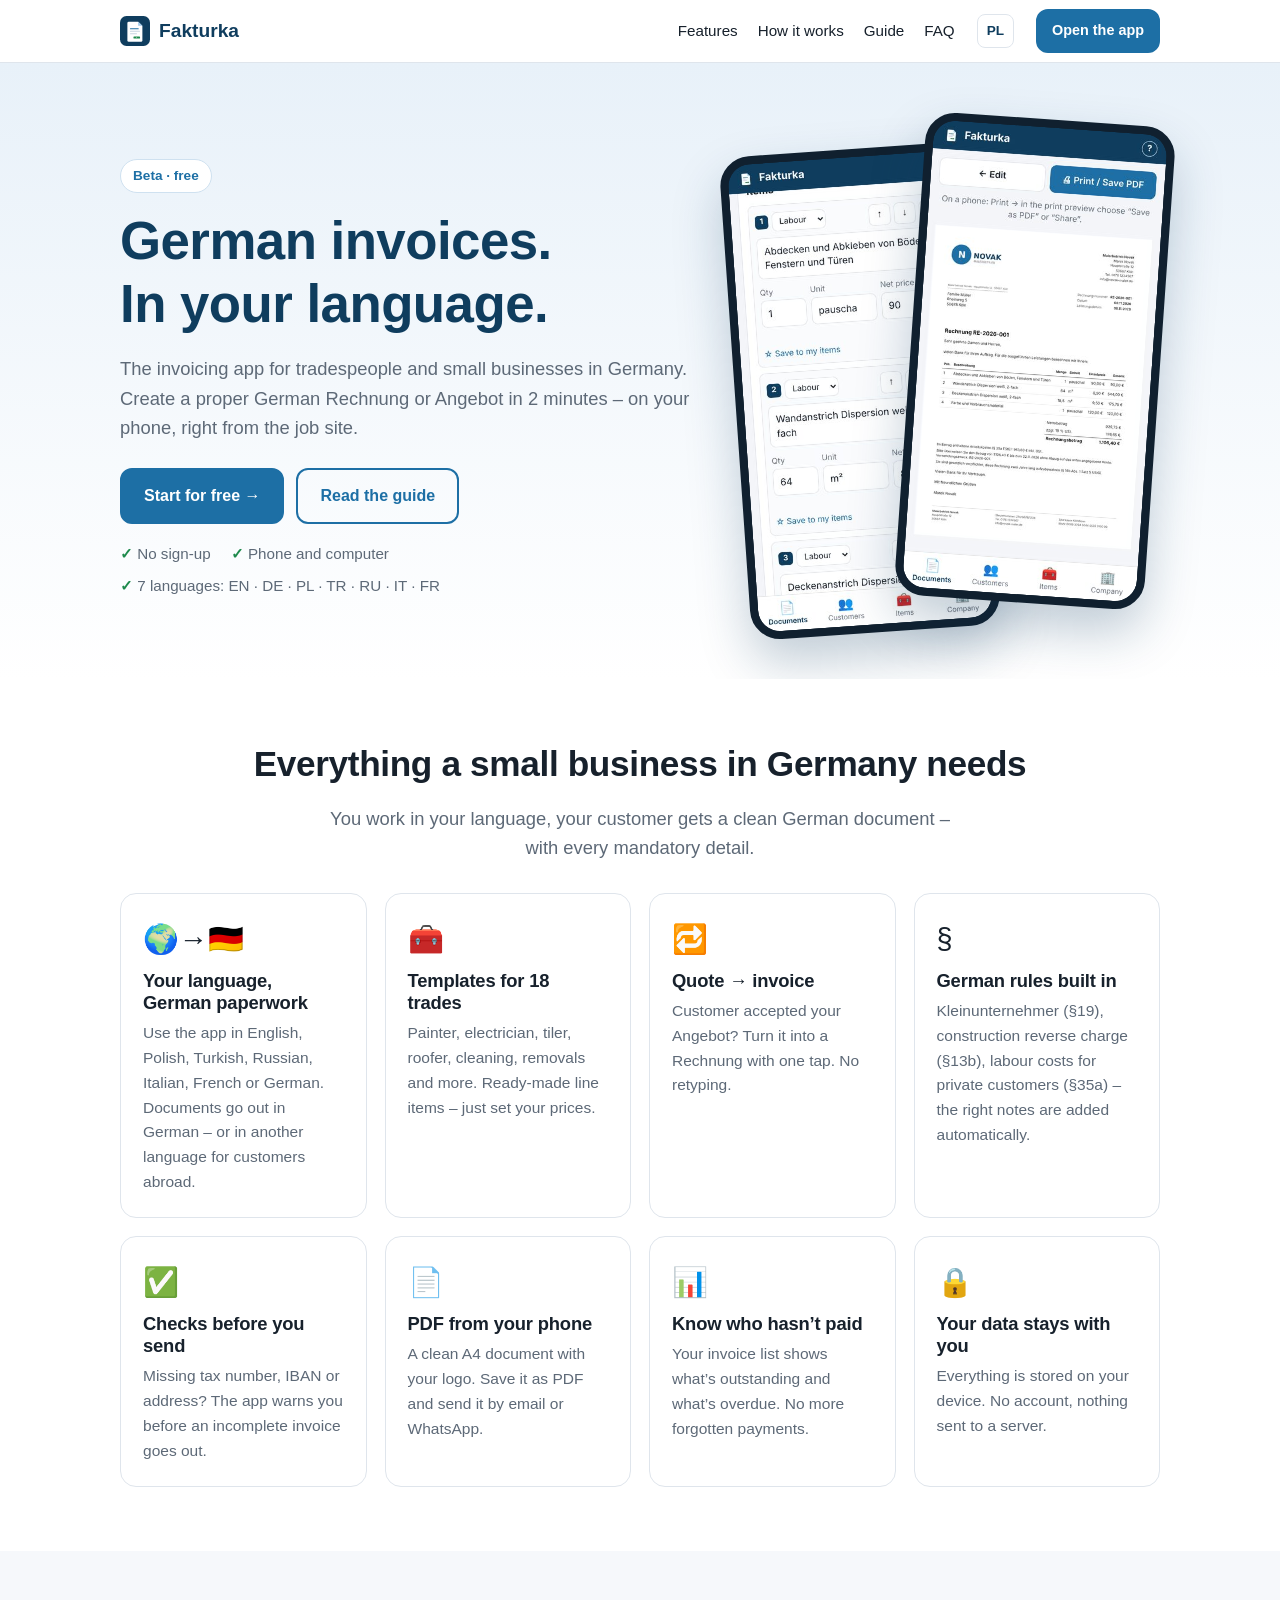
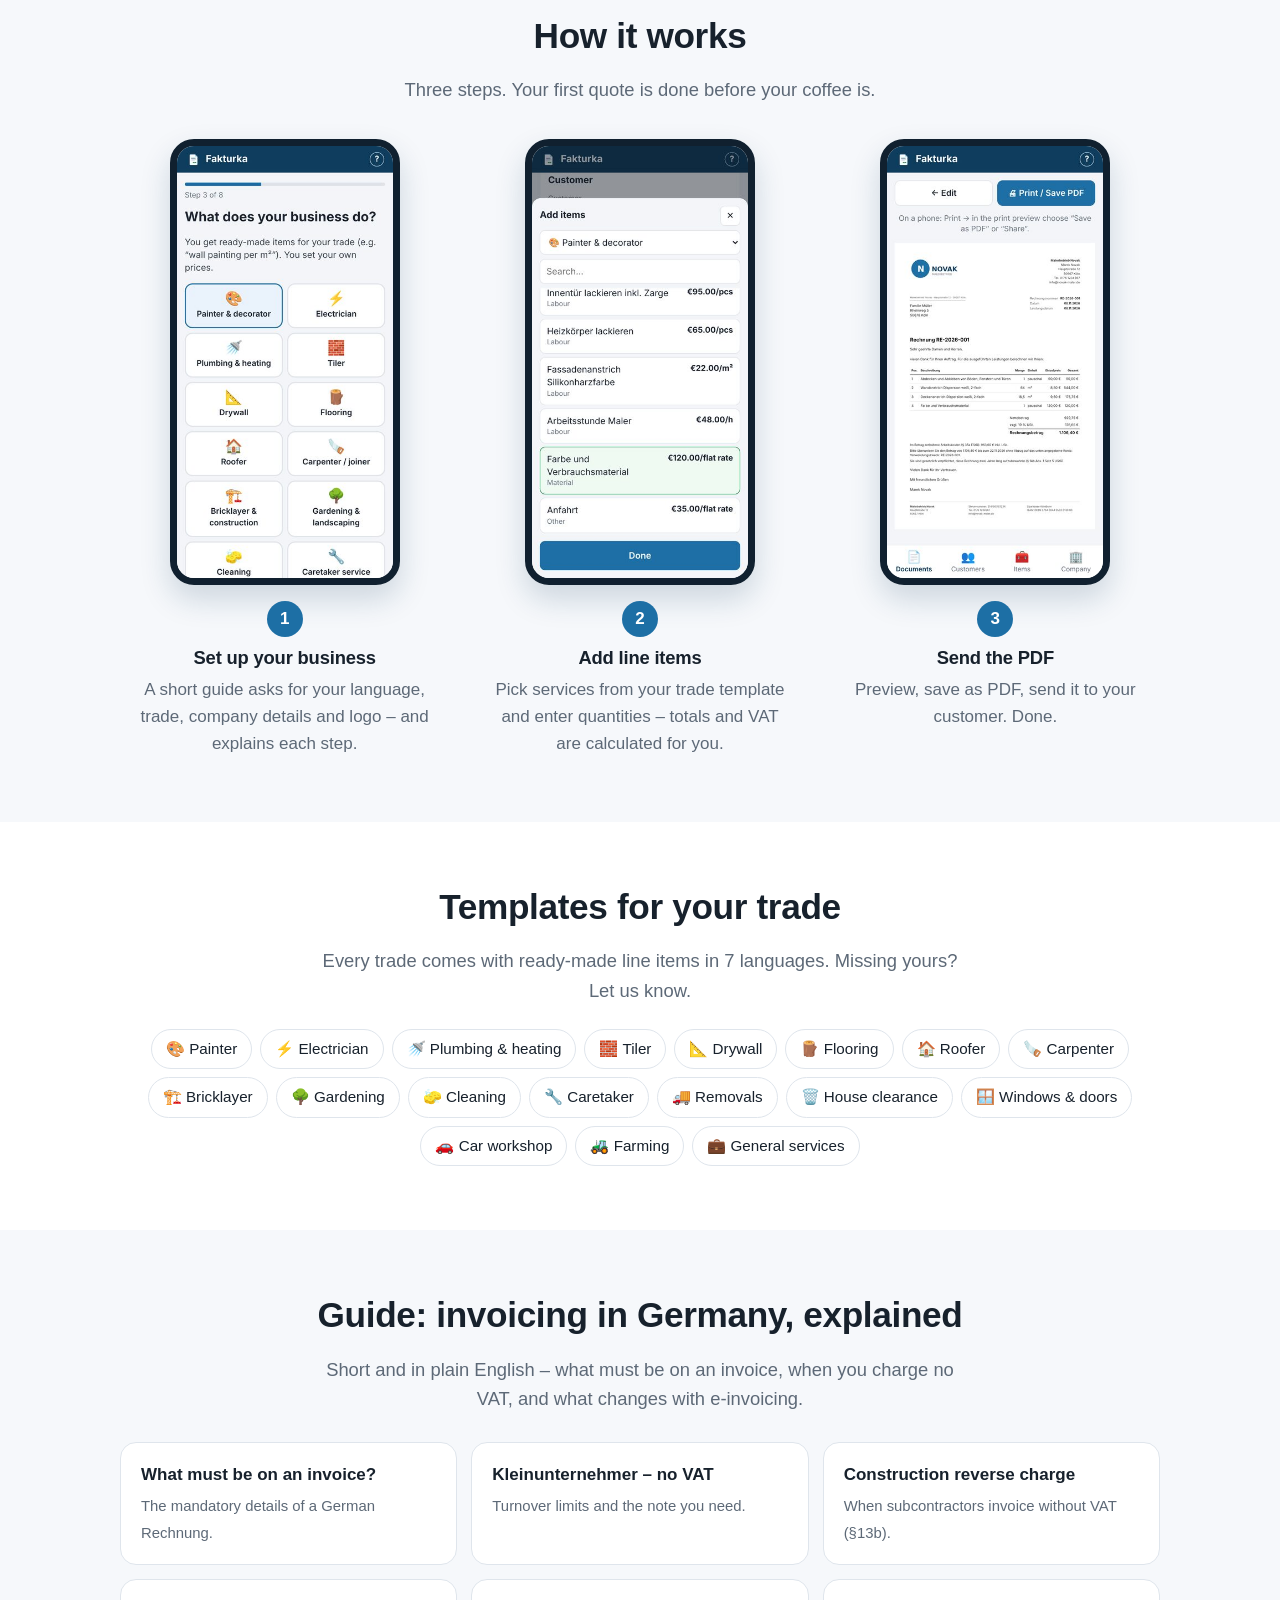
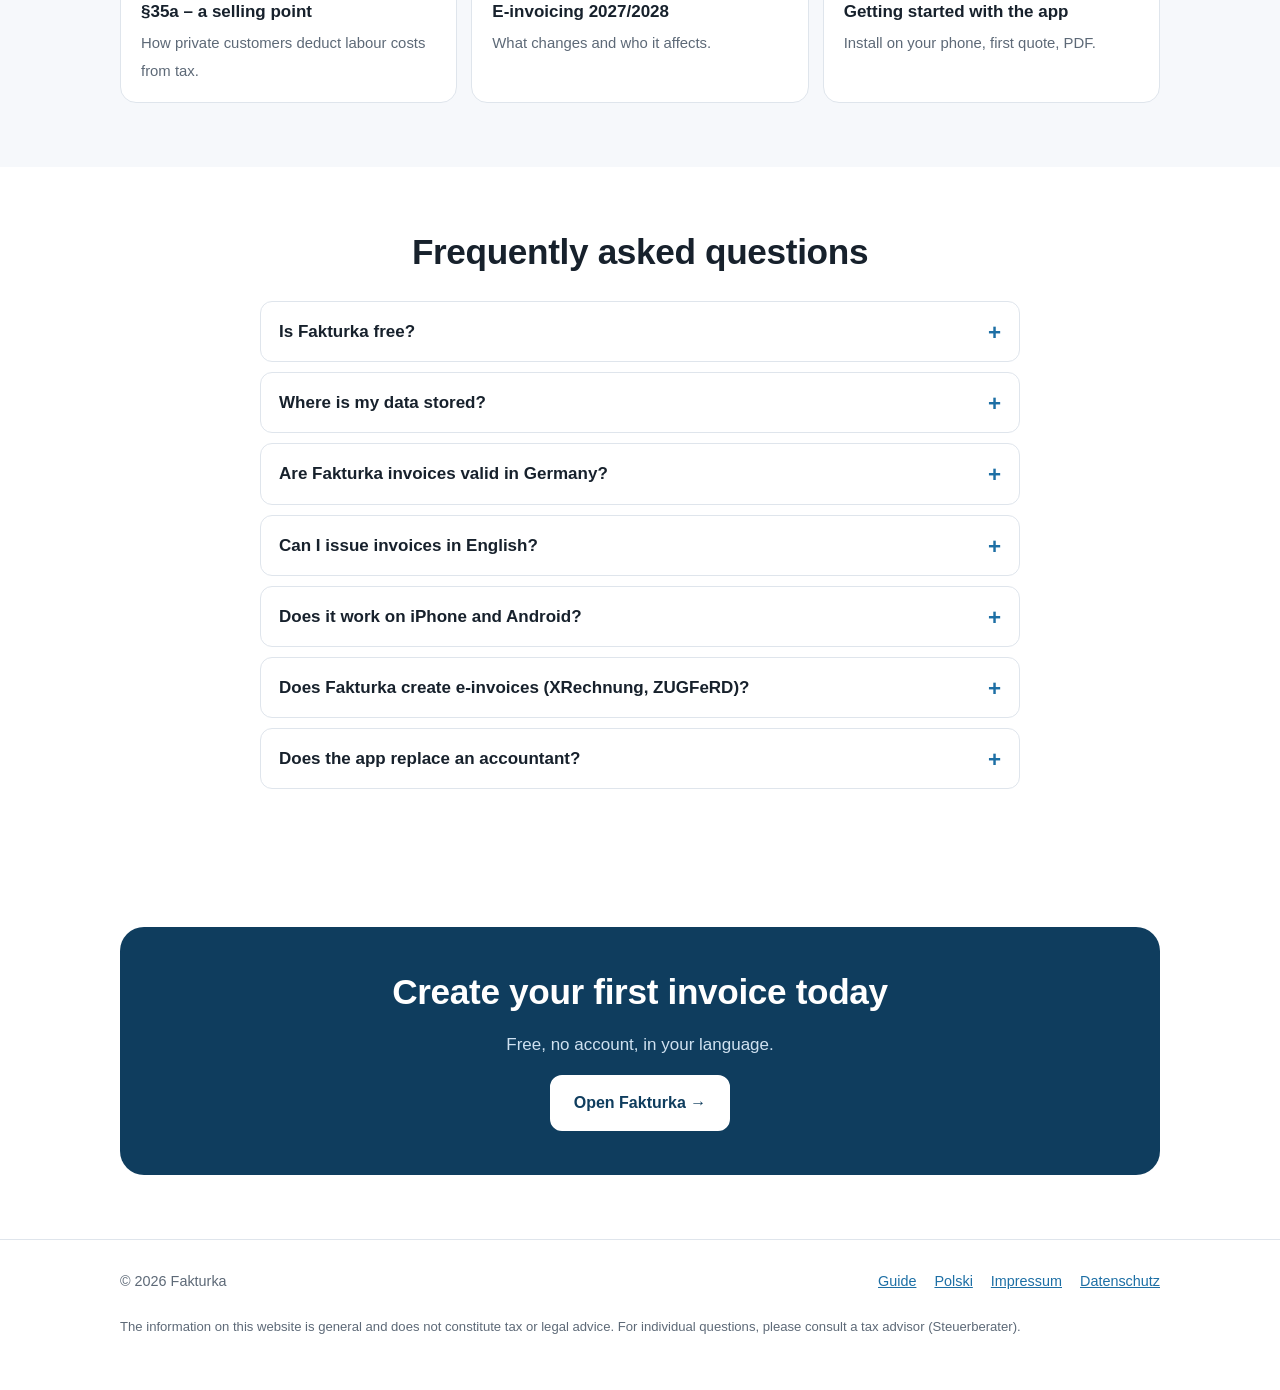
<file: index.html>
<!DOCTYPE html>
<html lang="en">
<head>
  <meta charset="utf-8">
  <meta name="viewport" content="width=device-width, initial-scale=1">
  <title>Fakturka – German invoices and quotes, in your language</title>
  <meta name="description" content="Free app for tradespeople and small businesses in Germany. Create German invoices (Rechnung) and quotes (Angebot) in 2 minutes on your phone. Templates for 18 trades, 7 languages, Kleinunternehmer, §13b, §35a.">
  <meta property="og:title" content="Fakturka – German invoices, in your language">
  <meta property="og:description" content="Rechnung and Angebot in 2 minutes on your phone. For small businesses in Germany.">
  <meta name="theme-color" content="#0f3d5e">
  <link rel="alternate" hreflang="en" href="index.html">
  <link rel="alternate" hreflang="pl" href="pl/index.html">
  <link rel="icon" href="app/icons/icon.svg" type="image/svg+xml">
  <link rel="stylesheet" href="site.css">
</head>
<body>
  <header class="nav">
    <div class="wrap">
      <a class="logo" href="index.html"><img src="app/icons/icon.svg" alt="" width="30" height="30"> Fakturka</a>
      <nav class="nav-links">
        <a href="#features">Features</a>
        <a href="#how">How it works</a>
        <a href="guide.html">Guide</a>
        <a href="#faq">FAQ</a>
      </nav>
      <a class="lang-switch" href="pl/index.html" title="Polski">PL</a>
      <a class="btn sm" href="app/index.html">Open the app</a>
    </div>
  </header>

  <section class="hero">
    <div class="wrap">
      <div>
        <span class="badge">Beta · free</span>
        <h1>German invoices.<br>In your language.</h1>
        <p class="lead">The invoicing app for tradespeople and small businesses in Germany. Create a proper German Rechnung or Angebot in 2 minutes – on your phone, right from the job site.</p>
        <div class="cta">
          <a class="btn" href="app/index.html">Start for free →</a>
          <a class="btn ghost" href="guide.html">Read the guide</a>
        </div>
        <ul class="ticks">
          <li>No sign-up</li>
          <li>Phone and computer</li>
          <li>7 languages: EN · DE · PL · TR · RU · IT · FR</li>
        </ul>
      </div>
      <div class="phones">
        <div class="phone a"><img src="assets/en-editor.jpg" alt="Invoice editor in the Fakturka app" loading="eager"></div>
        <div class="phone b"><img src="assets/en-pdf.jpg" alt="German invoice PDF preview" loading="eager"></div>
      </div>
    </div>
  </section>

  <section id="features">
    <div class="wrap">
      <div class="center">
        <h2>Everything a small business in Germany needs</h2>
        <p class="lead">You work in your language, your customer gets a clean German document – with every mandatory detail.</p>
      </div>
      <div class="grid">
        <div class="card"><span class="ic">🌍→🇩🇪</span><h3>Your language, German paperwork</h3><p>Use the app in English, Polish, Turkish, Russian, Italian, French or German. Documents go out in German – or in another language for customers abroad.</p></div>
        <div class="card"><span class="ic">🧰</span><h3>Templates for 18 trades</h3><p>Painter, electrician, tiler, roofer, cleaning, removals and more. Ready-made line items – just set your prices.</p></div>
        <div class="card"><span class="ic">🔁</span><h3>Quote → invoice</h3><p>Customer accepted your Angebot? Turn it into a Rechnung with one tap. No retyping.</p></div>
        <div class="card"><span class="ic">§</span><h3>German rules built in</h3><p>Kleinunternehmer (§19), construction reverse charge (§13b), labour costs for private customers (§35a) – the right notes are added automatically.</p></div>
        <div class="card"><span class="ic">✅</span><h3>Checks before you send</h3><p>Missing tax number, IBAN or address? The app warns you before an incomplete invoice goes out.</p></div>
        <div class="card"><span class="ic">📄</span><h3>PDF from your phone</h3><p>A clean A4 document with your logo. Save it as PDF and send it by email or WhatsApp.</p></div>
        <div class="card"><span class="ic">📊</span><h3>Know who hasn’t paid</h3><p>Your invoice list shows what’s outstanding and what’s overdue. No more forgotten payments.</p></div>
        <div class="card"><span class="ic">🔒</span><h3>Your data stays with you</h3><p>Everything is stored on your device. No account, nothing sent to a server.</p></div>
      </div>
    </div>
  </section>

  <section id="how" class="alt">
    <div class="wrap">
      <div class="center">
        <h2>How it works</h2>
        <p class="lead">Three steps. Your first quote is done before your coffee is.</p>
      </div>
      <div class="steps">
        <div class="step"><div class="shot"><img src="assets/en-wizard.jpg" alt="Setup guide: choosing a trade" loading="lazy"></div><span class="num">1</span><h3>Set up your business</h3><p>A short guide asks for your language, trade, company details and logo – and explains each step.</p></div>
        <div class="step"><div class="shot"><img src="assets/en-picker.jpg" alt="Picking items from a template" loading="lazy"></div><span class="num">2</span><h3>Add line items</h3><p>Pick services from your trade template and enter quantities – totals and VAT are calculated for you.</p></div>
        <div class="step"><div class="shot"><img src="assets/en-pdf.jpg" alt="Finished invoice PDF" loading="lazy"></div><span class="num">3</span><h3>Send the PDF</h3><p>Preview, save as PDF, send it to your customer. Done.</p></div>
      </div>
    </div>
  </section>

  <section>
    <div class="wrap center">
      <h2>Templates for your trade</h2>
      <p class="lead">Every trade comes with ready-made line items in 7 languages. Missing yours? Let us know.</p>
      <div class="chips">
        <span>🎨 Painter</span><span>⚡ Electrician</span><span>🚿 Plumbing &amp; heating</span><span>🧱 Tiler</span><span>📐 Drywall</span>
        <span>🪵 Flooring</span><span>🏠 Roofer</span><span>🪚 Carpenter</span><span>🏗️ Bricklayer</span><span>🌳 Gardening</span>
        <span>🧽 Cleaning</span><span>🔧 Caretaker</span><span>🚚 Removals</span><span>🗑️ House clearance</span>
        <span>🪟 Windows &amp; doors</span><span>🚗 Car workshop</span><span>🚜 Farming</span><span>💼 General services</span>
      </div>
    </div>
  </section>

  <section class="alt">
    <div class="wrap">
      <div class="center">
        <h2>Guide: invoicing in Germany, explained</h2>
        <p class="lead">Short and in plain English – what must be on an invoice, when you charge no VAT, and what changes with e-invoicing.</p>
      </div>
      <div class="guides">
        <a href="guide.html#mandatory"><b>What must be on an invoice?</b><span>The mandatory details of a German Rechnung.</span></a>
        <a href="guide.html#kleinunternehmer"><b>Kleinunternehmer – no VAT</b><span>Turnover limits and the note you need.</span></a>
        <a href="guide.html#reverse-charge"><b>Construction reverse charge</b><span>When subcontractors invoice without VAT (§13b).</span></a>
        <a href="guide.html#35a"><b>§35a – a selling point</b><span>How private customers deduct labour costs from tax.</span></a>
        <a href="guide.html#e-invoice"><b>E-invoicing 2027/2028</b><span>What changes and who it affects.</span></a>
        <a href="guide.html#start"><b>Getting started with the app</b><span>Install on your phone, first quote, PDF.</span></a>
      </div>
    </div>
  </section>

  <section id="faq">
    <div class="wrap">
      <div class="center"><h2>Frequently asked questions</h2></div>
      <div class="faq">
        <details><summary>Is Fakturka free?</summary><p>Yes. During the beta you can use everything for free, without an account. If paid features are added later (for example cloud backup or e-invoices), you will be told well in advance.</p></details>
        <details><summary>Where is my data stored?</summary><p>Only on your device, in your browser. It is not sent to any server. That is why you should download a backup once a month (Company → Backup), especially before switching phones.</p></details>
        <details><summary>Are Fakturka invoices valid in Germany?</summary><p>The app prints all mandatory details required by § 14 UStG and warns you when something is missing (such as your tax number). You remain responsible for your data and the VAT rate you choose – if in doubt, ask your tax advisor (Steuerberater).</p></details>
        <details><summary>Can I issue invoices in English?</summary><p>Yes – and in Polish, Turkish, Russian, Italian or French. For customers and the tax office in Germany, German is the safest choice; the tax office may ask for a translation of invoices in other languages. You can choose the language for each document.</p></details>
        <details><summary>Does it work on iPhone and Android?</summary><p>Yes – in your browser (Safari, Chrome). You can add it to your home screen and open it like a normal app. It works the same on a computer.</p></details>
        <details><summary>Does Fakturka create e-invoices (XRechnung, ZUGFeRD)?</summary><p>Not yet – that is the next big feature. The obligation to send e-invoices to other businesses starts in 2027 and 2028. Invoices to private customers can remain normal PDFs.</p></details>
        <details><summary>Does the app replace an accountant?</summary><p>No. Fakturka helps you create quotes and invoices. Bookkeeping, tax returns and advice stay with your Steuerberater.</p></details>
      </div>
    </div>
  </section>

  <section>
    <div class="wrap">
      <div class="band">
        <h2>Create your first invoice today</h2>
        <p>Free, no account, in your language.</p>
        <a class="btn" href="app/index.html">Open Fakturka →</a>
      </div>
    </div>
  </section>

  <footer>
    <div class="wrap">
      <span>© 2026 Fakturka</span>
      <nav><a href="guide.html">Guide</a><a href="pl/index.html">Polski</a><a href="impressum.html">Impressum</a><a href="datenschutz.html">Datenschutz</a></nav>
      <p class="disclaimer">The information on this website is general and does not constitute tax or legal advice. For individual questions, please consult a tax advisor (Steuerberater).</p>
    </div>
  </footer>
</body>
</html>
</file>
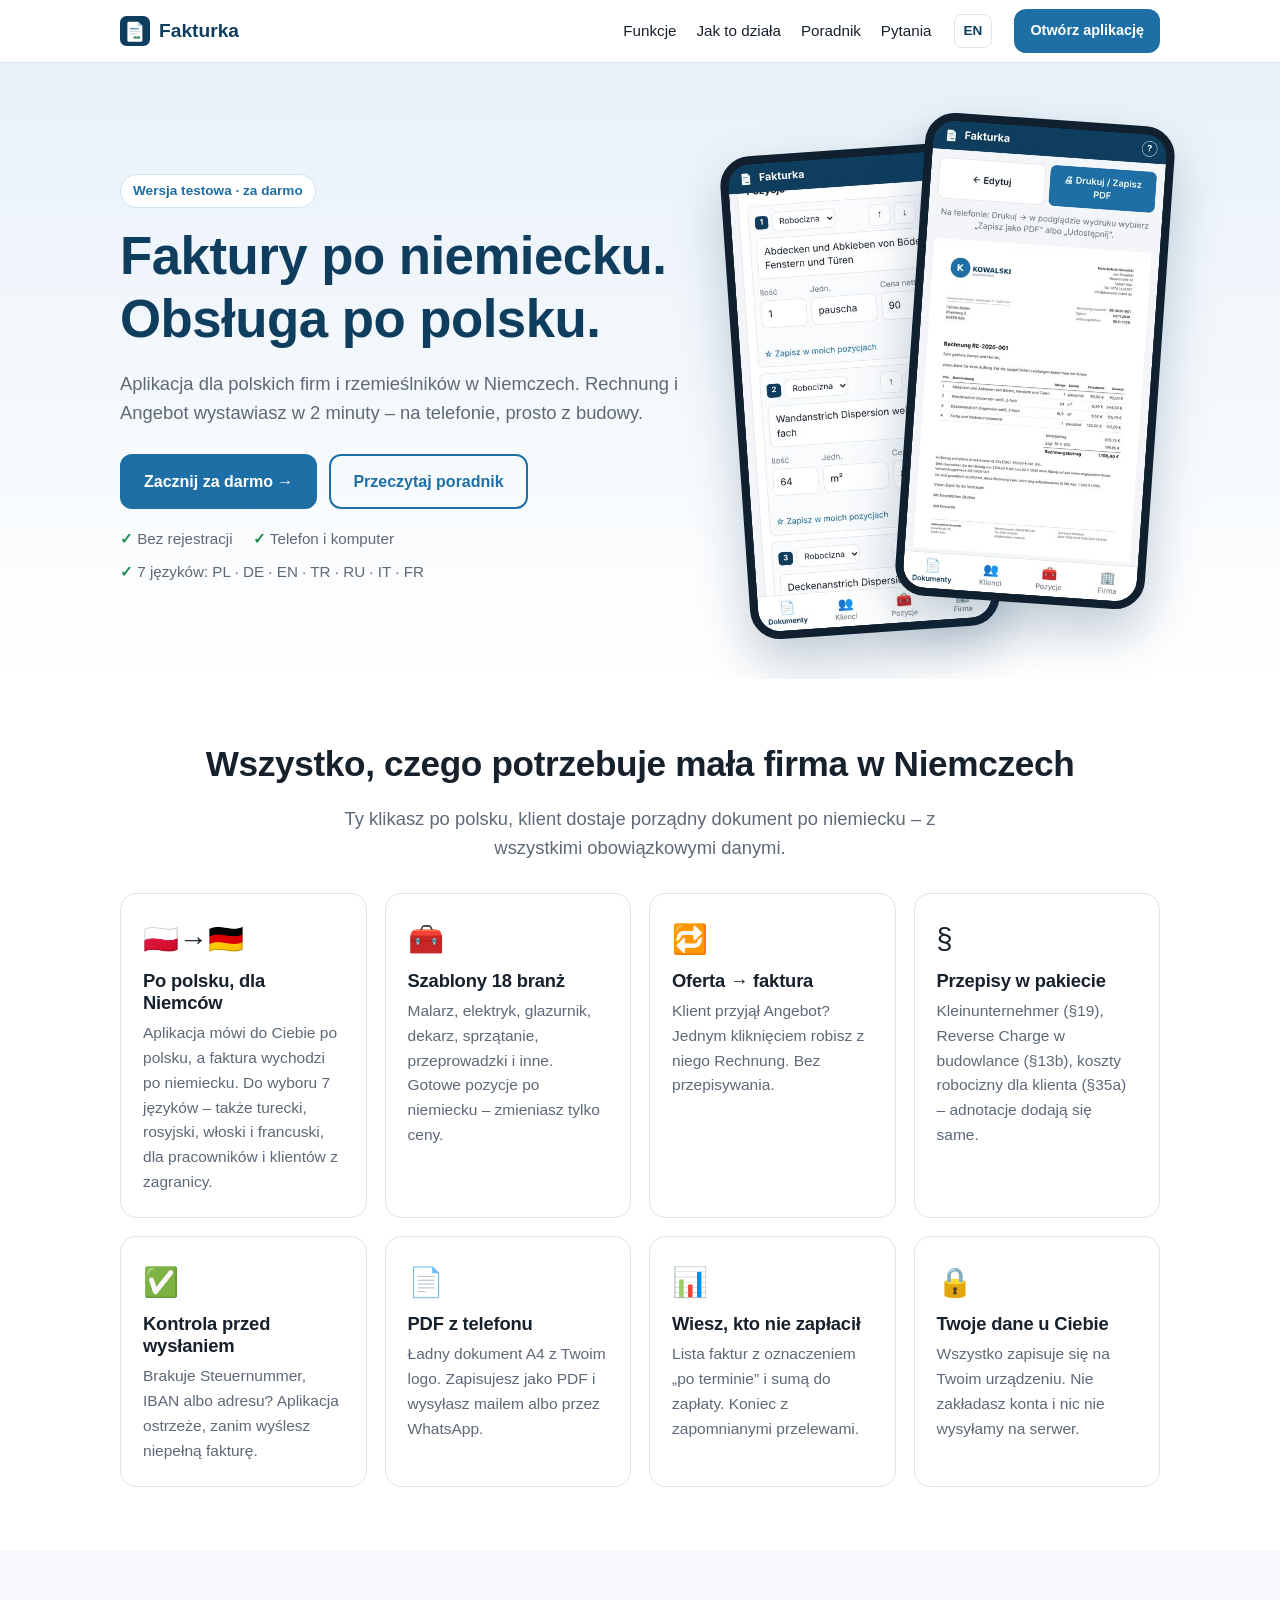
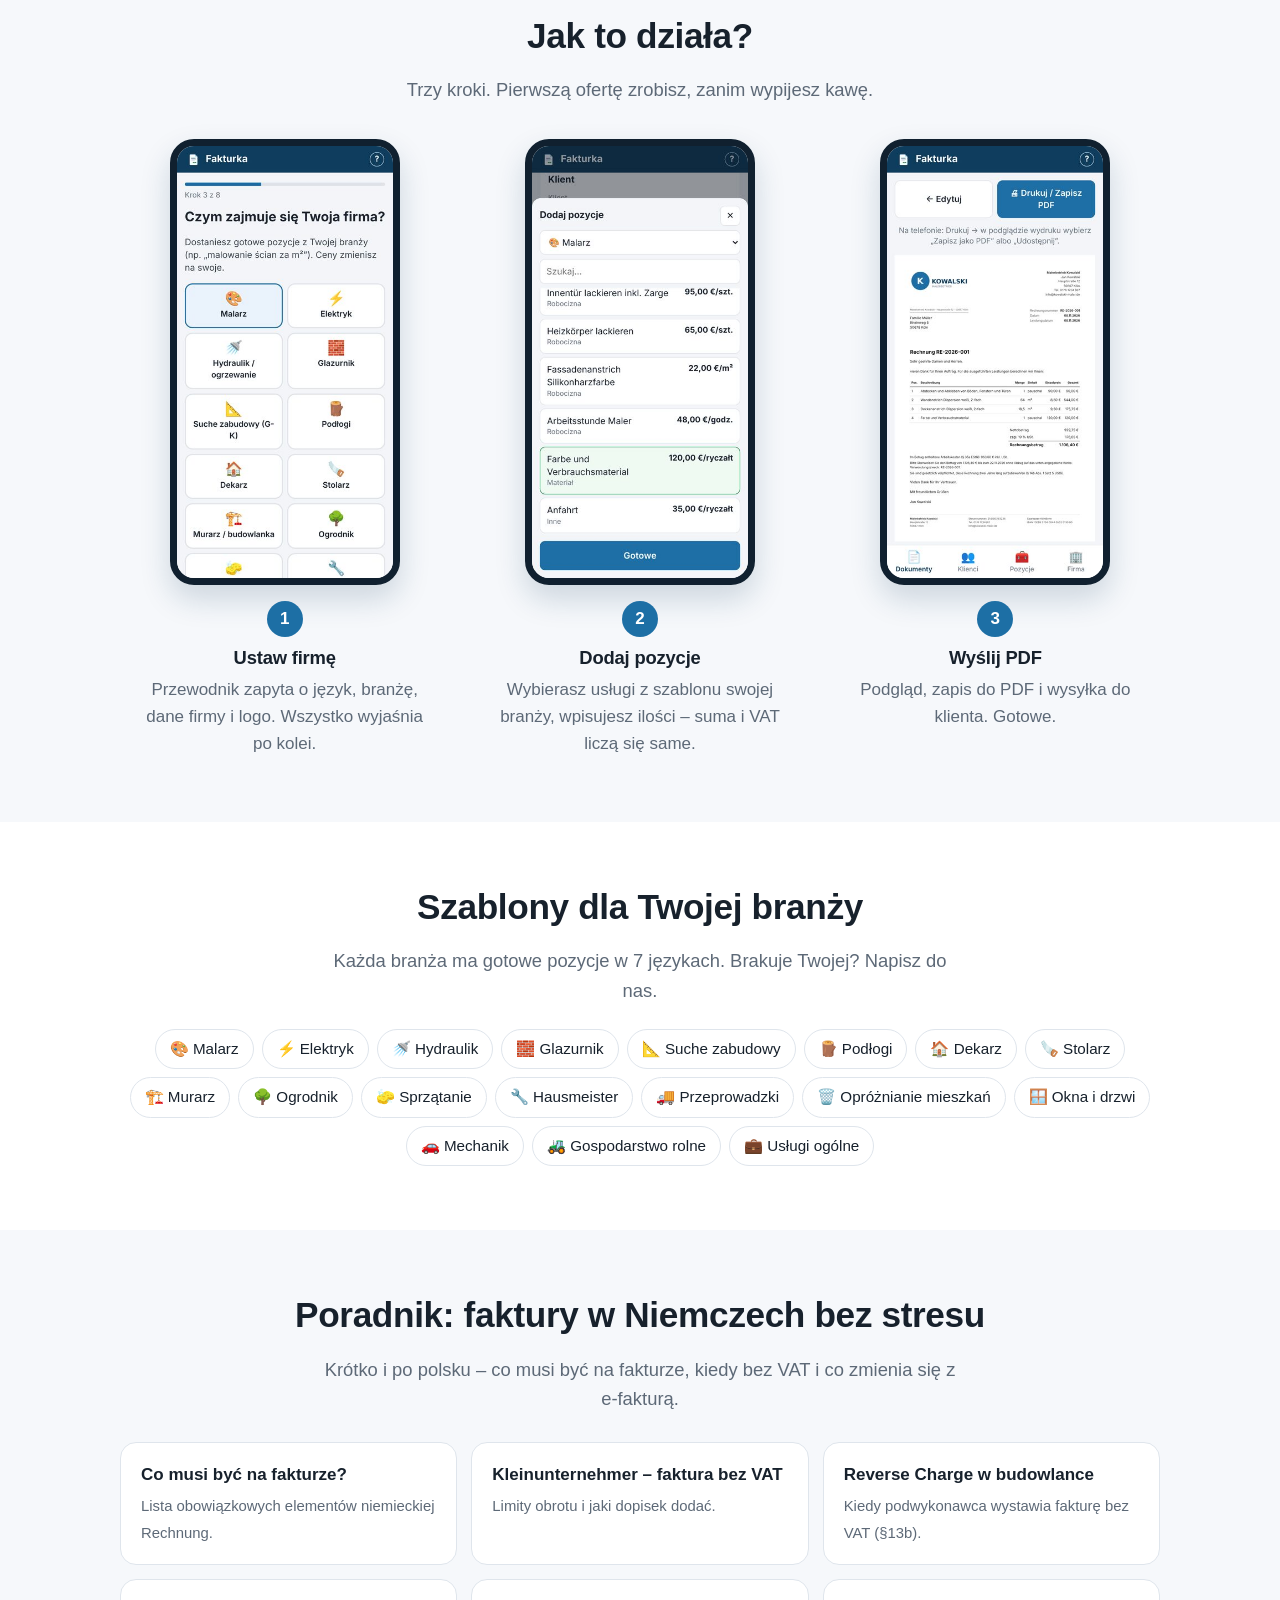
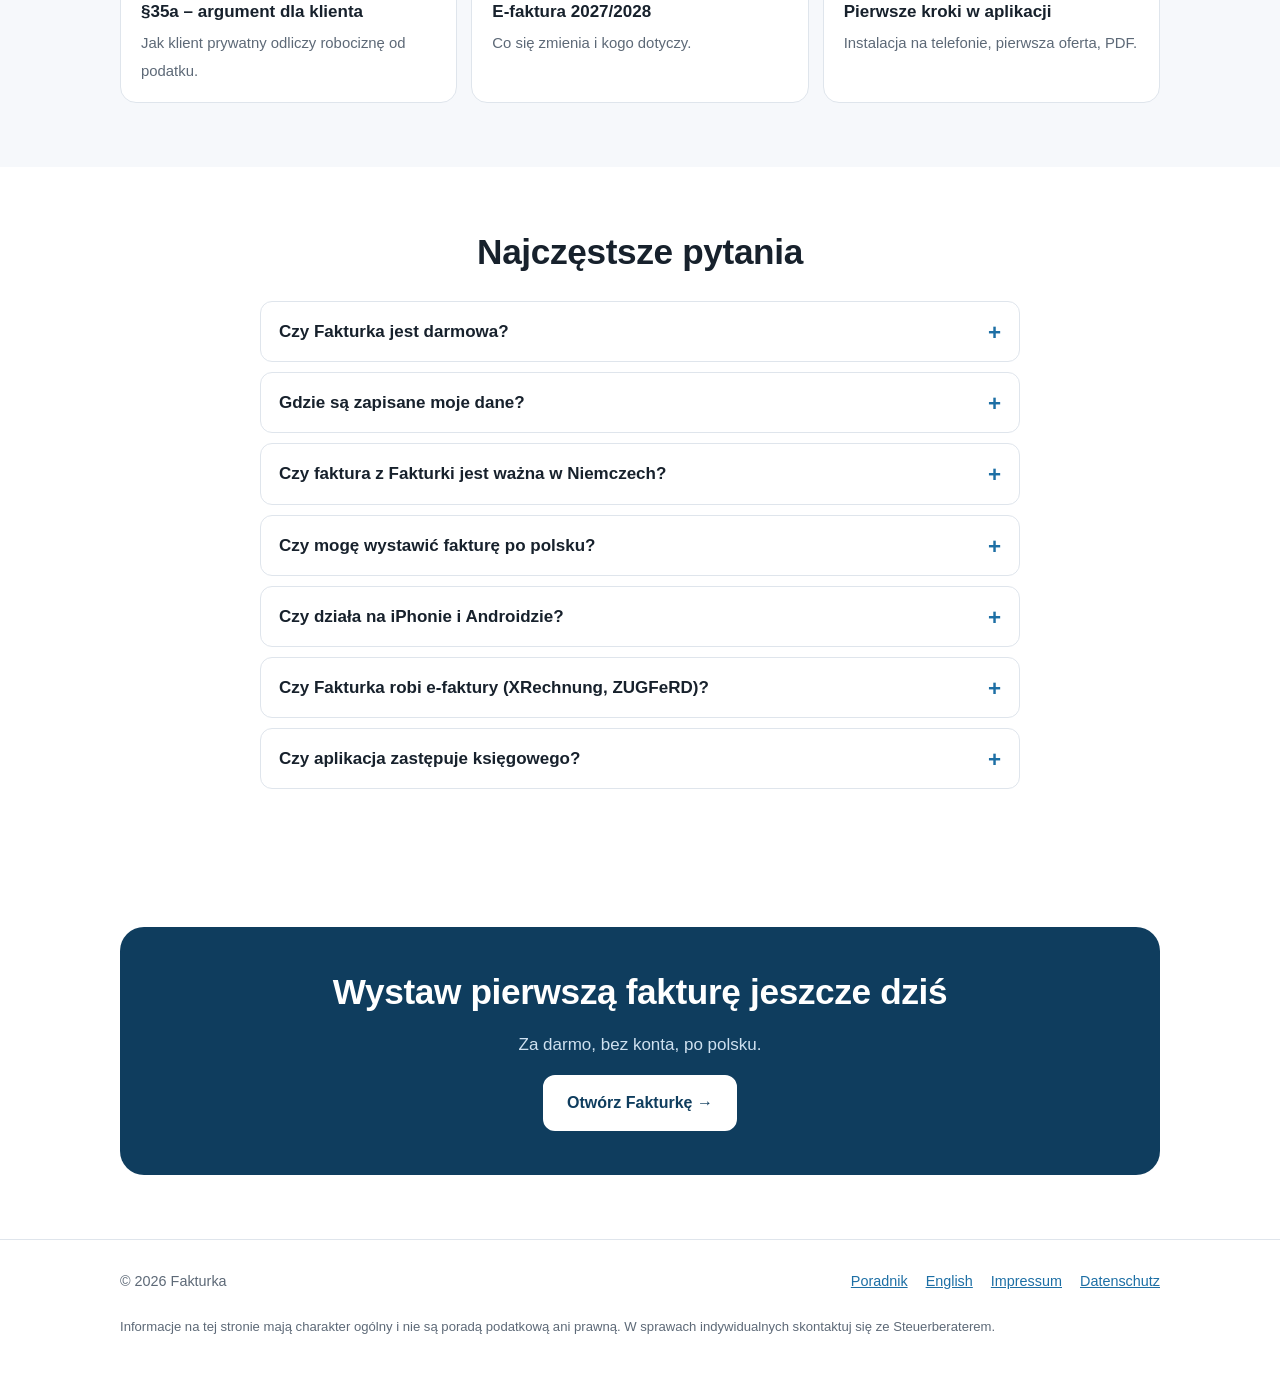
<file: pl/index.html>
<!DOCTYPE html>
<html lang="pl">
<head>
  <meta charset="utf-8">
  <meta name="viewport" content="width=device-width, initial-scale=1">
  <title>Fakturka – faktury i oferty po niemiecku, obsługa po polsku</title>
  <meta name="description" content="Darmowa aplikacja dla polskich firm i rzemieślników w Niemczech. Rechnung i Angebot po niemiecku w 2 minuty – z telefonu. Szablony dla 18 branż, Kleinunternehmer, §13b, §35a.">
  <meta property="og:title" content="Fakturka – faktury po niemiecku, obsługa po polsku">
  <meta property="og:description" content="Rechnung i Angebot w 2 minuty z telefonu. Dla polskich firm w Niemczech.">
  <meta name="theme-color" content="#0f3d5e">
  <link rel="alternate" hreflang="en" href="../index.html">
  <link rel="alternate" hreflang="pl" href="index.html">
  <link rel="icon" href="../app/icons/icon.svg" type="image/svg+xml">
  <link rel="stylesheet" href="../site.css">
</head>
<body>
  <header class="nav">
    <div class="wrap">
      <a class="logo" href="index.html"><img src="../app/icons/icon.svg" alt="" width="30" height="30"> Fakturka</a>
      <nav class="nav-links">
        <a href="#funkcje">Funkcje</a>
        <a href="#jak">Jak to działa</a>
        <a href="poradnik.html">Poradnik</a>
        <a href="#faq">Pytania</a>
      </nav>
      <a class="lang-switch" href="../index.html" title="English">EN</a>
      <a class="btn sm" href="../app/index.html?lang=pl">Otwórz aplikację</a>
    </div>
  </header>

  <section class="hero">
    <div class="wrap">
      <div>
        <span class="badge">Wersja testowa · za darmo</span>
        <h1>Faktury po niemiecku.<br>Obsługa po polsku.</h1>
        <p class="lead">Aplikacja dla polskich firm i rzemieślników w Niemczech. Rechnung i Angebot wystawiasz w 2 minuty – na telefonie, prosto z budowy.</p>
        <div class="cta">
          <a class="btn" href="../app/index.html?lang=pl">Zacznij za darmo →</a>
          <a class="btn ghost" href="poradnik.html">Przeczytaj poradnik</a>
        </div>
        <ul class="ticks">
          <li>Bez rejestracji</li>
          <li>Telefon i komputer</li>
          <li>7 języków: PL · DE · EN · TR · RU · IT · FR</li>
        </ul>
      </div>
      <div class="phones">
        <div class="phone a"><img src="../assets/editor.jpg" alt="Edytor faktury w aplikacji Fakturka" loading="eager"></div>
        <div class="phone b"><img src="../assets/pdf.jpg" alt="Podgląd faktury PDF po niemiecku" loading="eager"></div>
      </div>
    </div>
  </section>

  <section id="funkcje">
    <div class="wrap">
      <div class="center">
        <h2>Wszystko, czego potrzebuje mała firma w Niemczech</h2>
        <p class="lead">Ty klikasz po polsku, klient dostaje porządny dokument po niemiecku – z wszystkimi obowiązkowymi danymi.</p>
      </div>
      <div class="grid">
        <div class="card"><span class="ic">🇵🇱→🇩🇪</span><h3>Po polsku, dla Niemców</h3><p>Aplikacja mówi do Ciebie po polsku, a faktura wychodzi po niemiecku. Do wyboru 7 języków – także turecki, rosyjski, włoski i francuski, dla pracowników i klientów z zagranicy.</p></div>
        <div class="card"><span class="ic">🧰</span><h3>Szablony 18 branż</h3><p>Malarz, elektryk, glazurnik, dekarz, sprzątanie, przeprowadzki i inne. Gotowe pozycje po niemiecku – zmieniasz tylko ceny.</p></div>
        <div class="card"><span class="ic">🔁</span><h3>Oferta → faktura</h3><p>Klient przyjął Angebot? Jednym kliknięciem robisz z niego Rechnung. Bez przepisywania.</p></div>
        <div class="card"><span class="ic">§</span><h3>Przepisy w pakiecie</h3><p>Kleinunternehmer (§19), Reverse Charge w budowlance (§13b), koszty robocizny dla klienta (§35a) – adnotacje dodają się same.</p></div>
        <div class="card"><span class="ic">✅</span><h3>Kontrola przed wysłaniem</h3><p>Brakuje Steuernummer, IBAN albo adresu? Aplikacja ostrzeże, zanim wyślesz niepełną fakturę.</p></div>
        <div class="card"><span class="ic">📄</span><h3>PDF z telefonu</h3><p>Ładny dokument A4 z Twoim logo. Zapisujesz jako PDF i wysyłasz mailem albo przez WhatsApp.</p></div>
        <div class="card"><span class="ic">📊</span><h3>Wiesz, kto nie zapłacił</h3><p>Lista faktur z oznaczeniem „po terminie” i sumą do zapłaty. Koniec z zapomnianymi przelewami.</p></div>
        <div class="card"><span class="ic">🔒</span><h3>Twoje dane u Ciebie</h3><p>Wszystko zapisuje się na Twoim urządzeniu. Nie zakładasz konta i nic nie wysyłamy na serwer.</p></div>
      </div>
    </div>
  </section>

  <section id="jak" class="alt">
    <div class="wrap">
      <div class="center">
        <h2>Jak to działa?</h2>
        <p class="lead">Trzy kroki. Pierwszą ofertę zrobisz, zanim wypijesz kawę.</p>
      </div>
      <div class="steps">
        <div class="step"><div class="shot"><img src="../assets/wizard.jpg" alt="Przewodnik: wybór branży" loading="lazy"></div><span class="num">1</span><h3>Ustaw firmę</h3><p>Przewodnik zapyta o język, branżę, dane firmy i logo. Wszystko wyjaśnia po kolei.</p></div>
        <div class="step"><div class="shot"><img src="../assets/picker.jpg" alt="Wybór pozycji z szablonu" loading="lazy"></div><span class="num">2</span><h3>Dodaj pozycje</h3><p>Wybierasz usługi z szablonu swojej branży, wpisujesz ilości – suma i VAT liczą się same.</p></div>
        <div class="step"><div class="shot"><img src="../assets/pdf.jpg" alt="Gotowa faktura PDF" loading="lazy"></div><span class="num">3</span><h3>Wyślij PDF</h3><p>Podgląd, zapis do PDF i wysyłka do klienta. Gotowe.</p></div>
      </div>
    </div>
  </section>

  <section>
    <div class="wrap center">
      <h2>Szablony dla Twojej branży</h2>
      <p class="lead">Każda branża ma gotowe pozycje w 7 językach. Brakuje Twojej? Napisz do nas.</p>
      <div class="chips">
        <span>🎨 Malarz</span><span>⚡ Elektryk</span><span>🚿 Hydraulik</span><span>🧱 Glazurnik</span><span>📐 Suche zabudowy</span>
        <span>🪵 Podłogi</span><span>🏠 Dekarz</span><span>🪚 Stolarz</span><span>🏗️ Murarz</span><span>🌳 Ogrodnik</span>
        <span>🧽 Sprzątanie</span><span>🔧 Hausmeister</span><span>🚚 Przeprowadzki</span><span>🗑️ Opróżnianie mieszkań</span>
        <span>🪟 Okna i drzwi</span><span>🚗 Mechanik</span><span>🚜 Gospodarstwo rolne</span><span>💼 Usługi ogólne</span>
      </div>
    </div>
  </section>

  <section class="alt">
    <div class="wrap">
      <div class="center">
        <h2>Poradnik: faktury w Niemczech bez stresu</h2>
        <p class="lead">Krótko i po polsku – co musi być na fakturze, kiedy bez VAT i co zmienia się z e-fakturą.</p>
      </div>
      <div class="guides">
        <a href="poradnik.html#pflichtangaben"><b>Co musi być na fakturze?</b><span>Lista obowiązkowych elementów niemieckiej Rechnung.</span></a>
        <a href="poradnik.html#kleinunternehmer"><b>Kleinunternehmer – faktura bez VAT</b><span>Limity obrotu i jaki dopisek dodać.</span></a>
        <a href="poradnik.html#reverse-charge"><b>Reverse Charge w budowlance</b><span>Kiedy podwykonawca wystawia fakturę bez VAT (§13b).</span></a>
        <a href="poradnik.html#35a"><b>§35a – argument dla klienta</b><span>Jak klient prywatny odliczy robociznę od podatku.</span></a>
        <a href="poradnik.html#e-rechnung"><b>E-faktura 2027/2028</b><span>Co się zmienia i kogo dotyczy.</span></a>
        <a href="poradnik.html#start"><b>Pierwsze kroki w aplikacji</b><span>Instalacja na telefonie, pierwsza oferta, PDF.</span></a>
      </div>
    </div>
  </section>

  <section id="faq">
    <div class="wrap">
      <div class="center"><h2>Najczęstsze pytania</h2></div>
      <div class="faq">
        <details><summary>Czy Fakturka jest darmowa?</summary><p>Tak. W fazie testów korzystasz ze wszystkiego za darmo i bez rejestracji. Jeśli w przyszłości pojawią się płatne funkcje (np. kopia w chmurze albo e-faktury), dowiesz się o tym z wyprzedzeniem.</p></details>
        <details><summary>Gdzie są zapisane moje dane?</summary><p>Tylko na Twoim urządzeniu, w przeglądarce. Nie wysyłamy ich na żaden serwer. Dlatego warto raz w miesiącu pobrać kopię zapasową (zakładka Firma → Kopia zapasowa), zwłaszcza przed zmianą telefonu.</p></details>
        <details><summary>Czy faktura z Fakturki jest ważna w Niemczech?</summary><p>Aplikacja drukuje wszystkie obowiązkowe elementy z § 14 UStG i ostrzega, gdy czegoś brakuje (np. Steuernummer). Za poprawność danych i stawkę podatku odpowiadasz jednak Ty – w razie wątpliwości zapytaj swojego Steuerberatera.</p></details>
        <details><summary>Czy mogę wystawić fakturę po polsku?</summary><p>Tak – a także po angielsku, turecku, rosyjsku, włosku i francusku. Ale dla klientów i urzędu skarbowego w Niemczech najbezpieczniej jest po niemiecku. Fakturę w innym języku Finanzamt może poprosić przetłumaczyć. Język wybierasz osobno przy każdym dokumencie.</p></details>
        <details><summary>Czy działa na iPhonie i Androidzie?</summary><p>Tak – w przeglądarce (Safari, Chrome). Możesz dodać ją do ekranu głównego i otwierać jak zwykłą aplikację. Na komputerze działa tak samo.</p></details>
        <details><summary>Czy Fakturka robi e-faktury (XRechnung, ZUGFeRD)?</summary><p>Jeszcze nie – to następna duża funkcja. Obowiązek wysyłania e-faktur do firm wchodzi w 2027 i 2028 roku. Faktury dla klientów prywatnych mogą dalej być zwykłym PDF.</p></details>
        <details><summary>Czy aplikacja zastępuje księgowego?</summary><p>Nie. Fakturka pomaga wystawiać oferty i faktury. Księgowość, deklaracje podatkowe i porady zostają u Twojego Steuerberatera.</p></details>
      </div>
    </div>
  </section>

  <section>
    <div class="wrap">
      <div class="band">
        <h2>Wystaw pierwszą fakturę jeszcze dziś</h2>
        <p>Za darmo, bez konta, po polsku.</p>
        <a class="btn" href="../app/index.html?lang=pl">Otwórz Fakturkę →</a>
      </div>
    </div>
  </section>

  <footer>
    <div class="wrap">
      <span>© 2026 Fakturka</span>
      <nav><a href="poradnik.html">Poradnik</a><a href="../index.html">English</a><a href="../impressum.html">Impressum</a><a href="../datenschutz.html">Datenschutz</a></nav>
      <p class="disclaimer">Informacje na tej stronie mają charakter ogólny i nie są poradą podatkową ani prawną. W sprawach indywidualnych skontaktuj się ze Steuerberaterem.</p>
    </div>
  </footer>
</body>
</html>
</file>
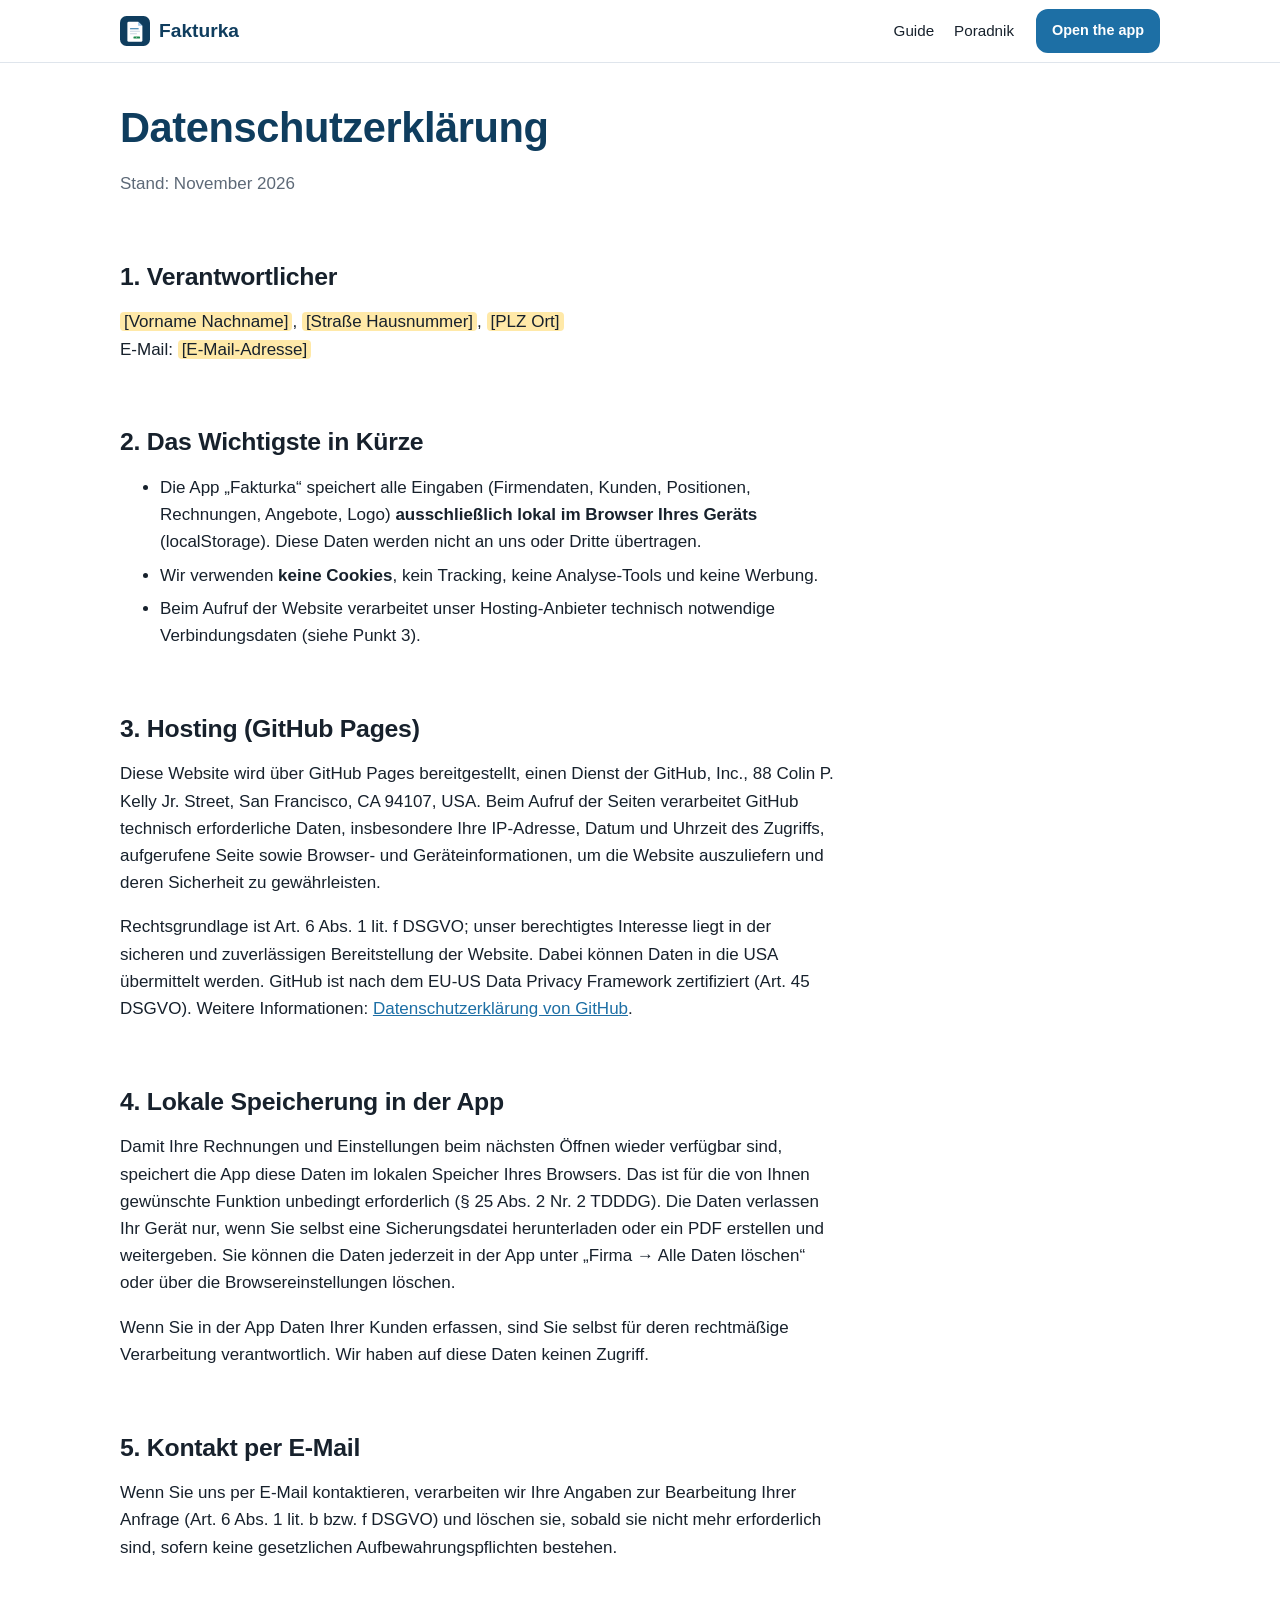
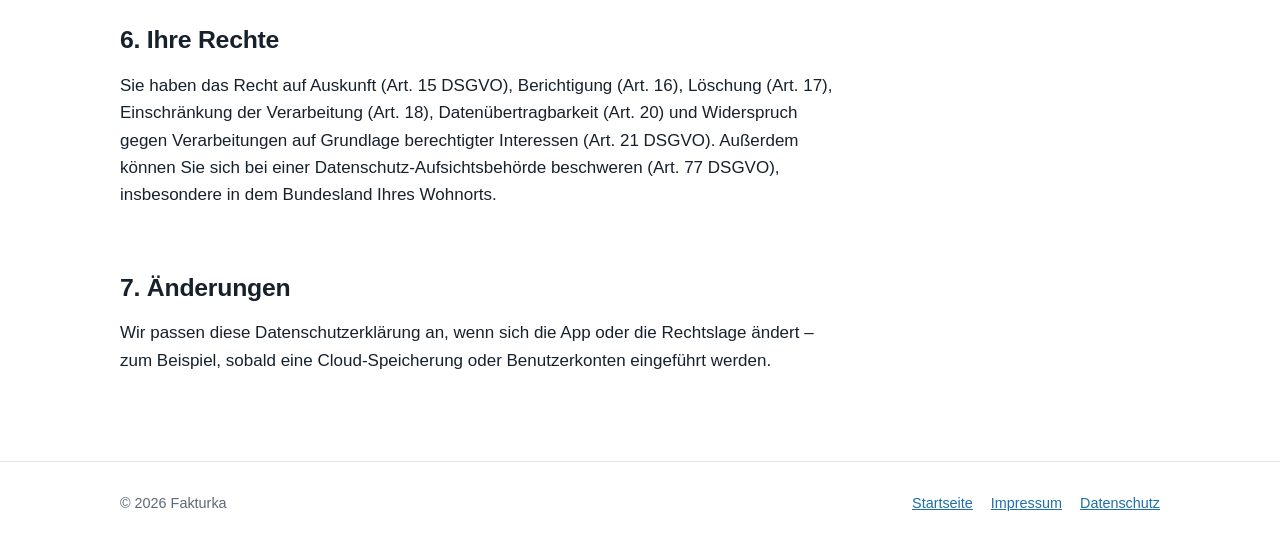
<file: datenschutz.html>
<!DOCTYPE html>
<html lang="de">
<head>
  <meta charset="utf-8">
  <meta name="viewport" content="width=device-width, initial-scale=1">
  <title>Datenschutzerklärung | Fakturka</title>
  <meta name="robots" content="noindex">
  <link rel="icon" href="app/icons/icon.svg" type="image/svg+xml">
  <link rel="stylesheet" href="site.css">
</head>
<body>
  <header class="nav">
    <div class="wrap">
      <a class="logo" href="index.html"><img src="app/icons/icon.svg" alt="" width="30" height="30"> Fakturka</a>
      <nav class="nav-links"><a href="guide.html">Guide</a><a href="pl/poradnik.html">Poradnik</a></nav>
      <a class="btn sm" href="app/index.html">Open the app</a>
    </div>
  </header>
  <main class="doc-page"><div class="wrap" style="display:block"><article>

    <h1>Datenschutzerklärung</h1>
    <p class="muted">Stand: November 2026</p>

    <h2>1. Verantwortlicher</h2>
    <p><span class="fill">[Vorname Nachname]</span>, <span class="fill">[Straße Hausnummer]</span>, <span class="fill">[PLZ Ort]</span><br>E-Mail: <span class="fill">[E-Mail-Adresse]</span></p>

    <h2>2. Das Wichtigste in Kürze</h2>
    <ul>
      <li>Die App „Fakturka“ speichert alle Eingaben (Firmendaten, Kunden, Positionen, Rechnungen, Angebote, Logo) <b>ausschließlich lokal im Browser Ihres Geräts</b> (localStorage). Diese Daten werden nicht an uns oder Dritte übertragen.</li>
      <li>Wir verwenden <b>keine Cookies</b>, kein Tracking, keine Analyse-Tools und keine Werbung.</li>
      <li>Beim Aufruf der Website verarbeitet unser Hosting-Anbieter technisch notwendige Verbindungsdaten (siehe Punkt 3).</li>
    </ul>

    <h2>3. Hosting (GitHub Pages)</h2>
    <p>Diese Website wird über GitHub Pages bereitgestellt, einen Dienst der GitHub, Inc., 88 Colin P. Kelly Jr. Street, San Francisco, CA 94107, USA. Beim Aufruf der Seiten verarbeitet GitHub technisch erforderliche Daten, insbesondere Ihre IP-Adresse, Datum und Uhrzeit des Zugriffs, aufgerufene Seite sowie Browser- und Geräteinformationen, um die Website auszuliefern und deren Sicherheit zu gewährleisten.</p>
    <p>Rechtsgrundlage ist Art. 6 Abs. 1 lit. f DSGVO; unser berechtigtes Interesse liegt in der sicheren und zuverlässigen Bereitstellung der Website. Dabei können Daten in die USA übermittelt werden. GitHub ist nach dem EU-US Data Privacy Framework zertifiziert (Art. 45 DSGVO). Weitere Informationen: <a href="https://docs.github.com/de/site-policy/privacy-policies/github-general-privacy-statement">Datenschutzerklärung von GitHub</a>.</p>

    <h2>4. Lokale Speicherung in der App</h2>
    <p>Damit Ihre Rechnungen und Einstellungen beim nächsten Öffnen wieder verfügbar sind, speichert die App diese Daten im lokalen Speicher Ihres Browsers. Das ist für die von Ihnen gewünschte Funktion unbedingt erforderlich (§ 25 Abs. 2 Nr. 2 TDDDG). Die Daten verlassen Ihr Gerät nur, wenn Sie selbst eine Sicherungsdatei herunterladen oder ein PDF erstellen und weitergeben. Sie können die Daten jederzeit in der App unter „Firma → Alle Daten löschen“ oder über die Browsereinstellungen löschen.</p>
    <p>Wenn Sie in der App Daten Ihrer Kunden erfassen, sind Sie selbst für deren rechtmäßige Verarbeitung verantwortlich. Wir haben auf diese Daten keinen Zugriff.</p>

    <h2>5. Kontakt per E-Mail</h2>
    <p>Wenn Sie uns per E-Mail kontaktieren, verarbeiten wir Ihre Angaben zur Bearbeitung Ihrer Anfrage (Art. 6 Abs. 1 lit. b bzw. f DSGVO) und löschen sie, sobald sie nicht mehr erforderlich sind, sofern keine gesetzlichen Aufbewahrungspflichten bestehen.</p>

    <h2>6. Ihre Rechte</h2>
    <p>Sie haben das Recht auf Auskunft (Art. 15 DSGVO), Berichtigung (Art. 16), Löschung (Art. 17), Einschränkung der Verarbeitung (Art. 18), Datenübertragbarkeit (Art. 20) und Widerspruch gegen Verarbeitungen auf Grundlage berechtigter Interessen (Art. 21 DSGVO). Außerdem können Sie sich bei einer Datenschutz-Aufsichtsbehörde beschweren (Art. 77 DSGVO), insbesondere in dem Bundesland Ihres Wohnorts.</p>

    <h2>7. Änderungen</h2>
    <p>Wir passen diese Datenschutzerklärung an, wenn sich die App oder die Rechtslage ändert – zum Beispiel, sobald eine Cloud-Speicherung oder Benutzerkonten eingeführt werden.</p>

  </article></div></main>
  <footer>
    <div class="wrap">
      <span>© 2026 Fakturka</span>
      <nav><a href="index.html">Startseite</a><a href="impressum.html">Impressum</a><a href="datenschutz.html">Datenschutz</a></nav>
    </div>
  </footer>
</body>
</html>
</file>
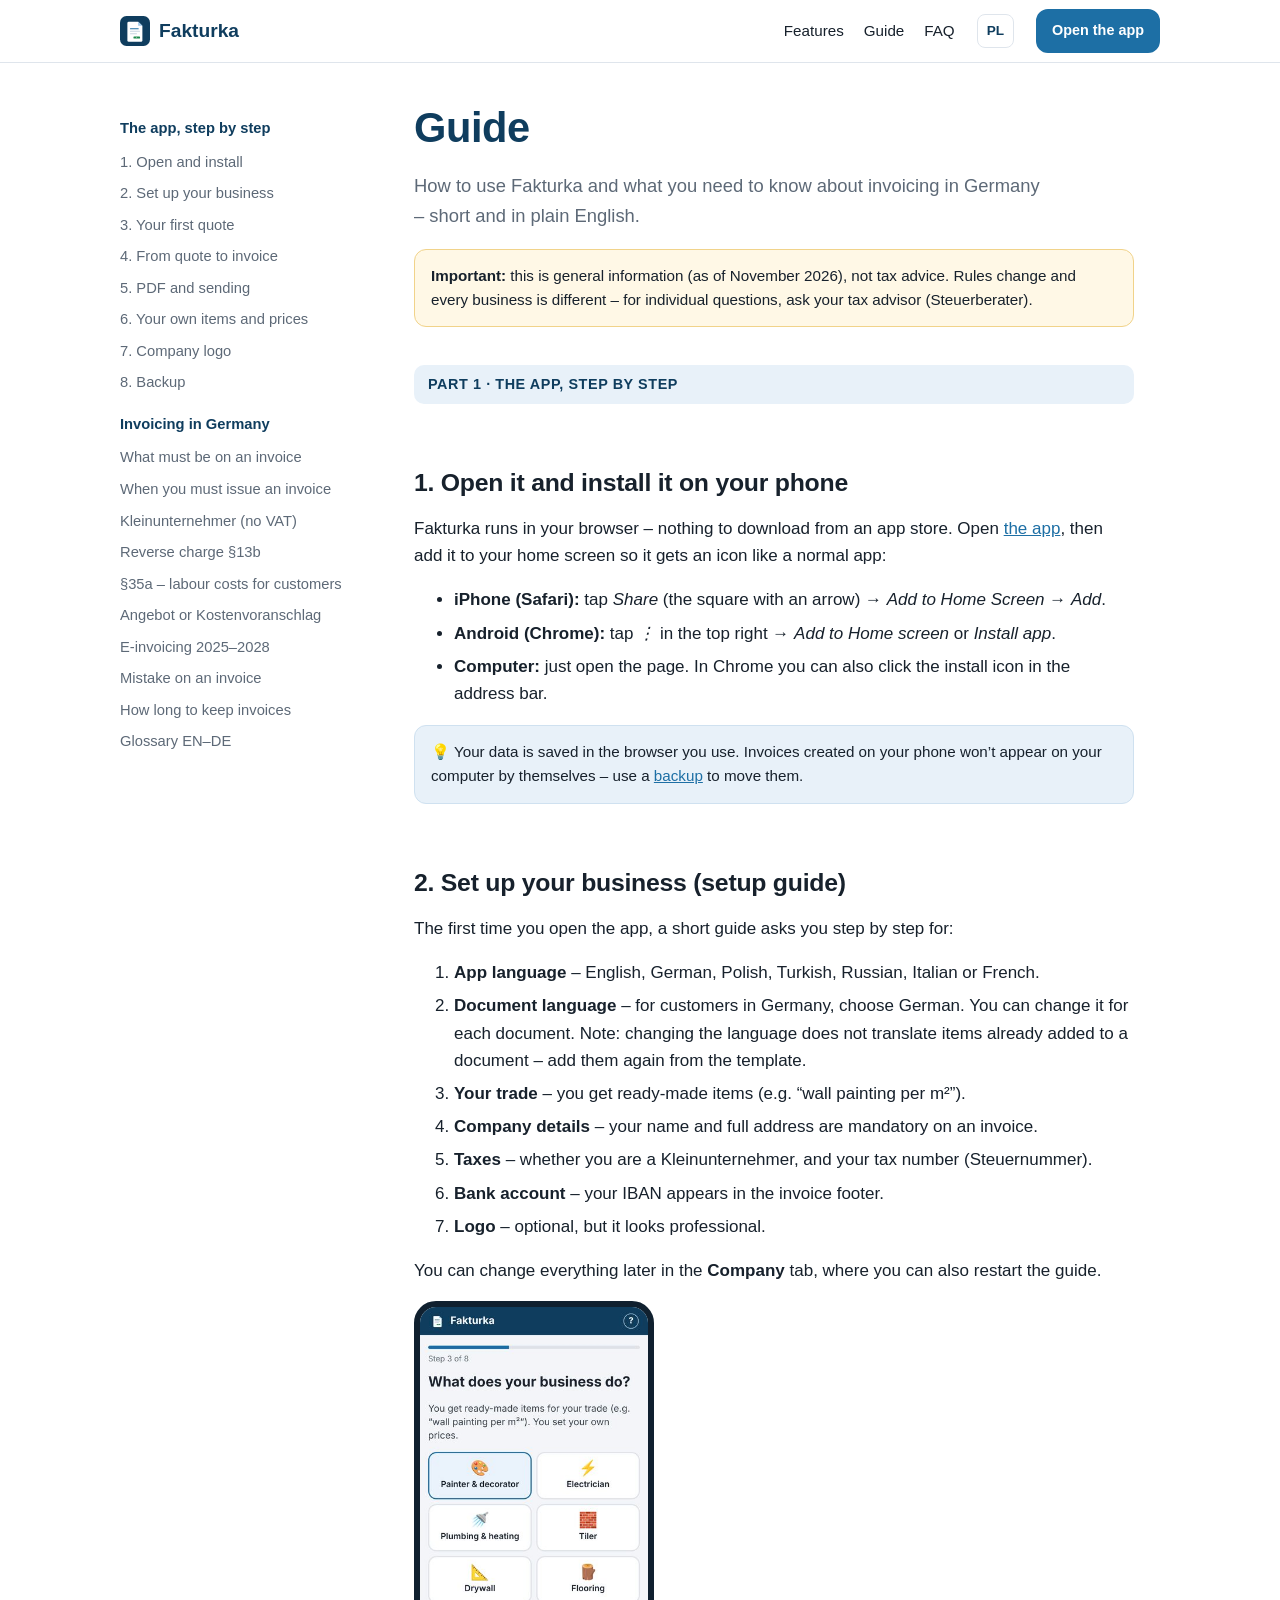
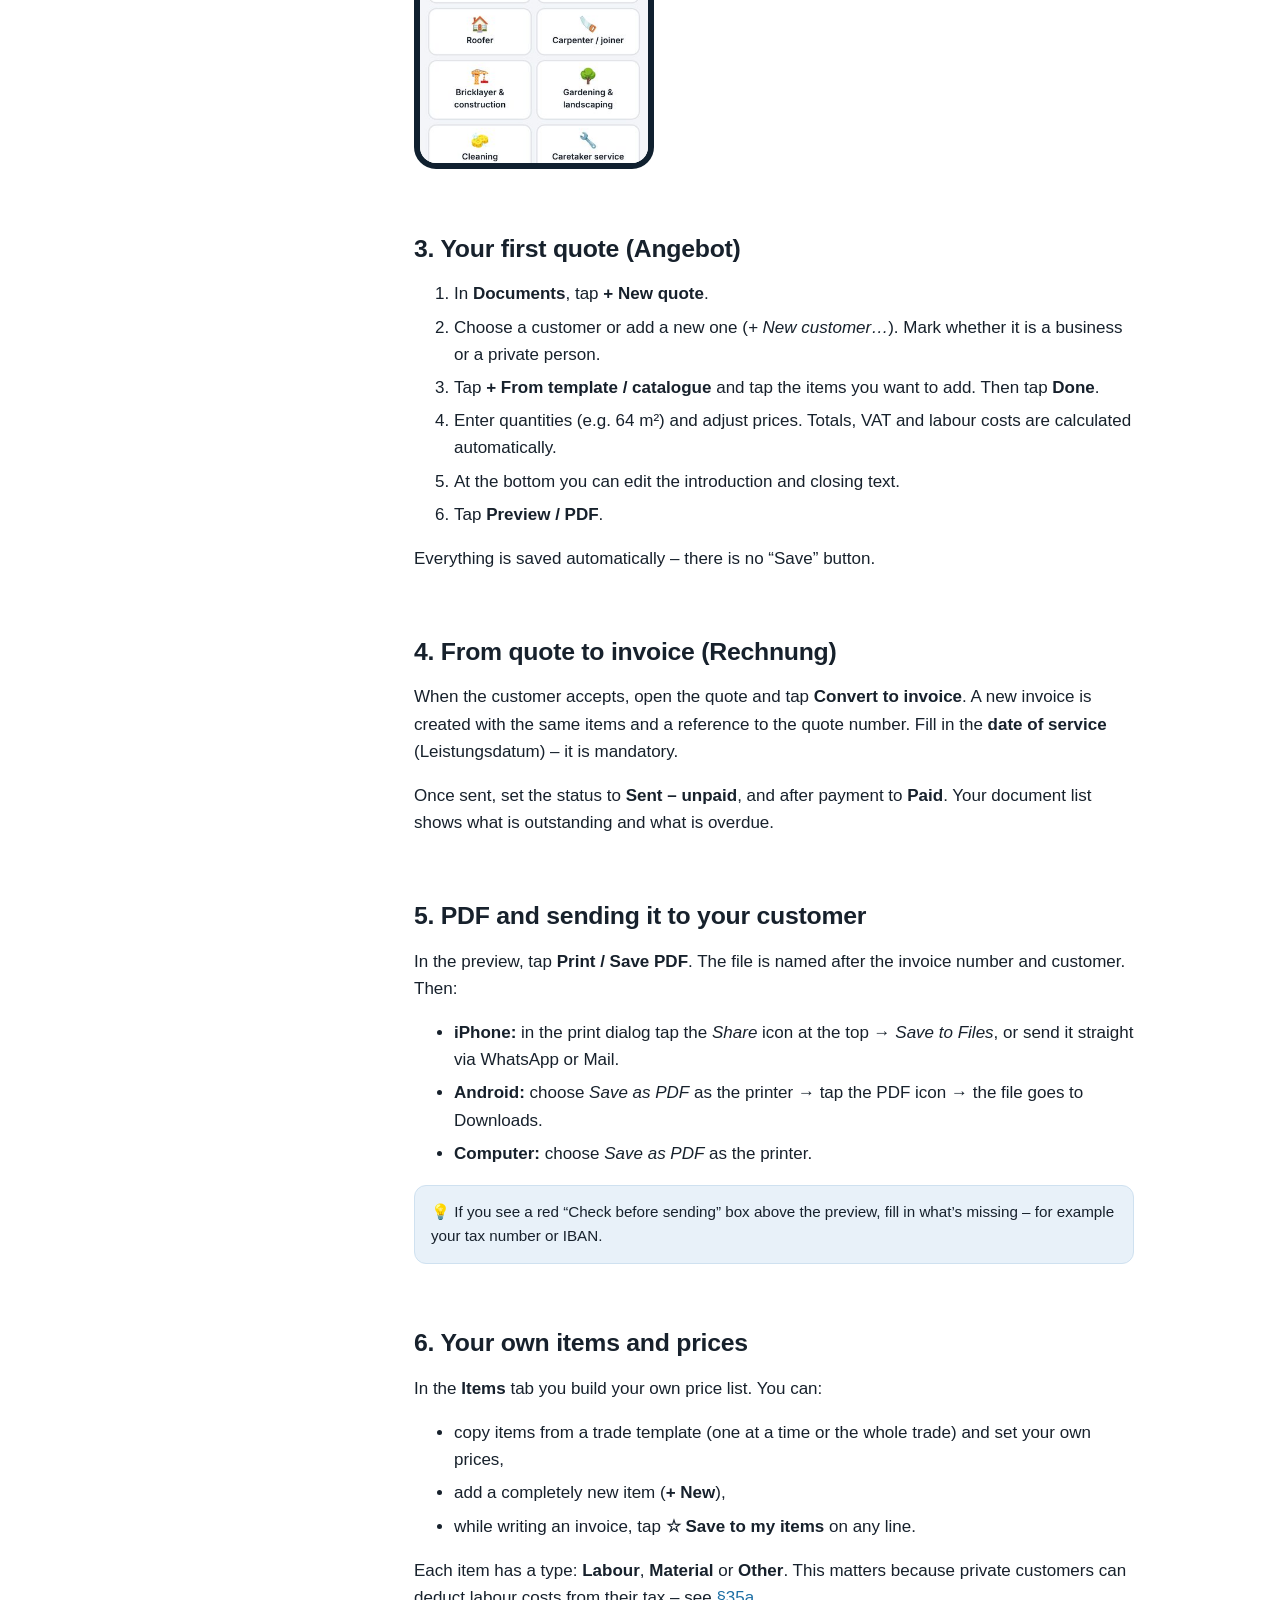
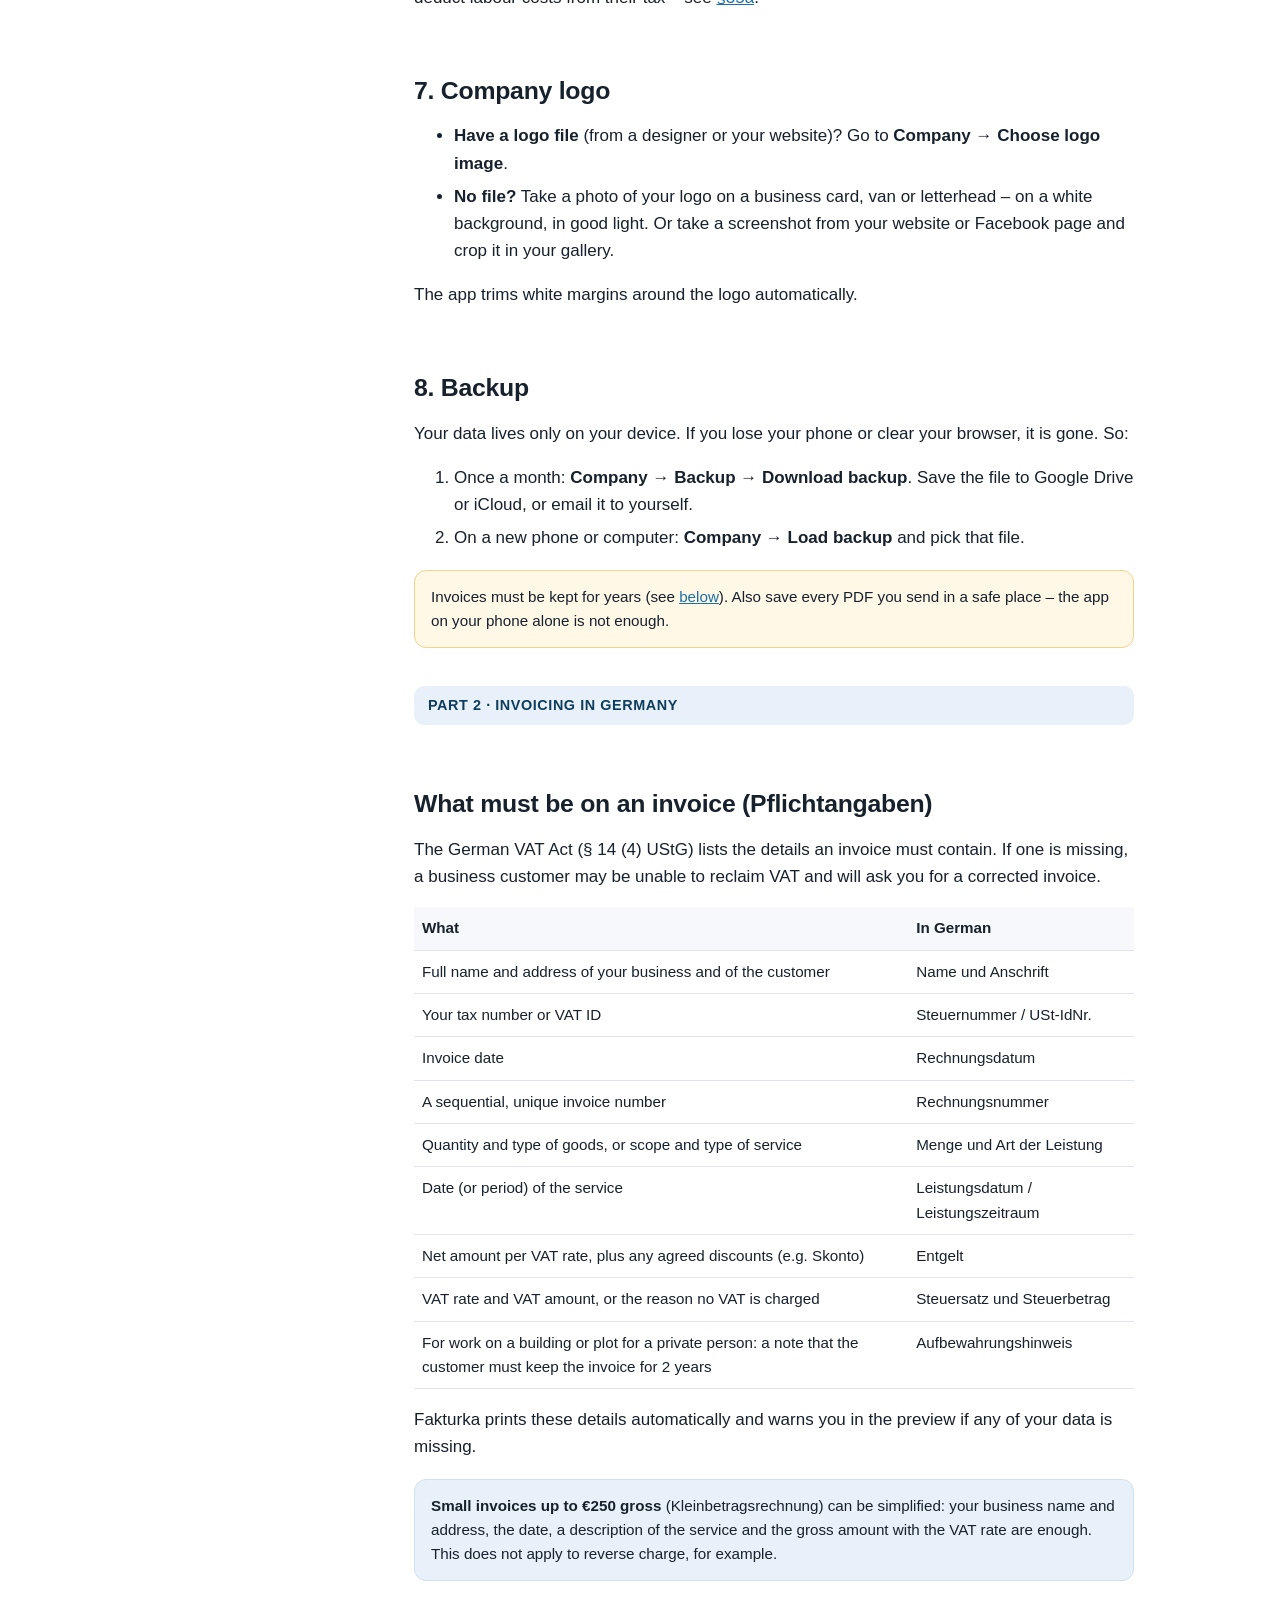
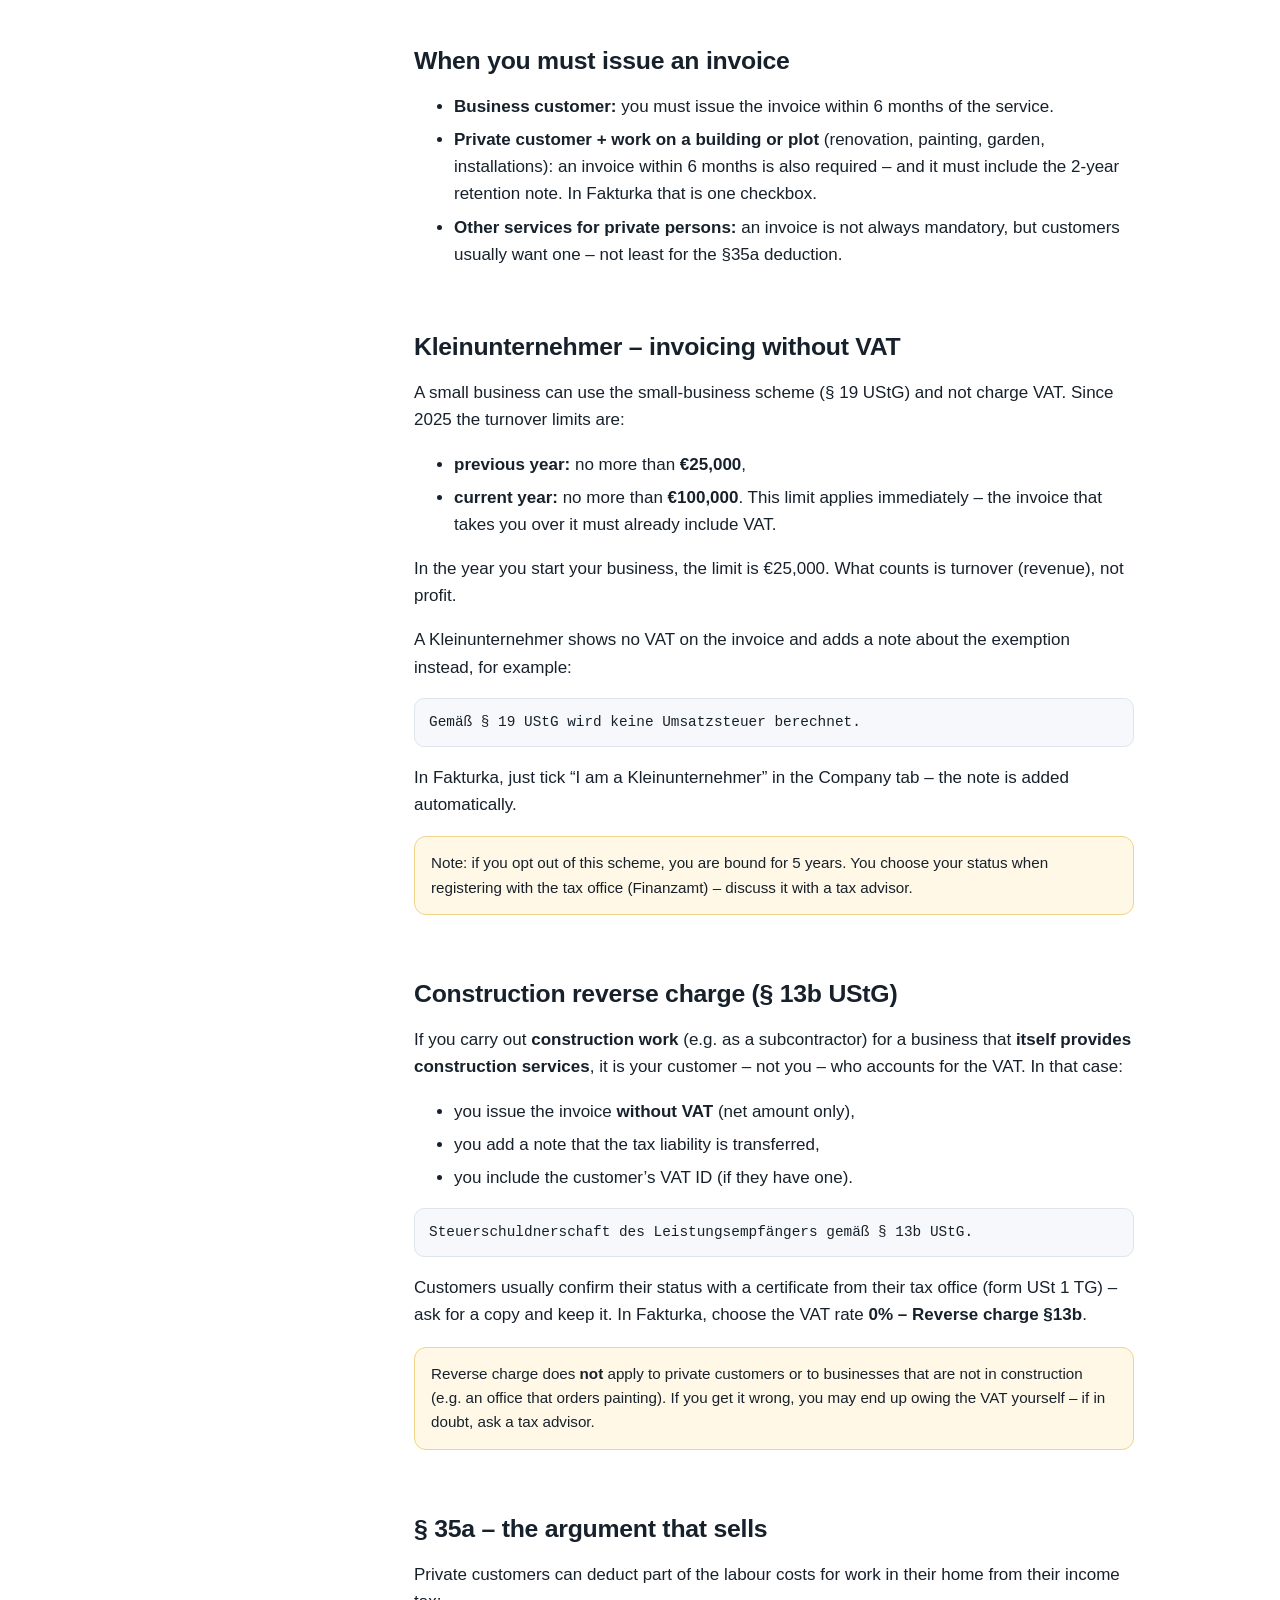
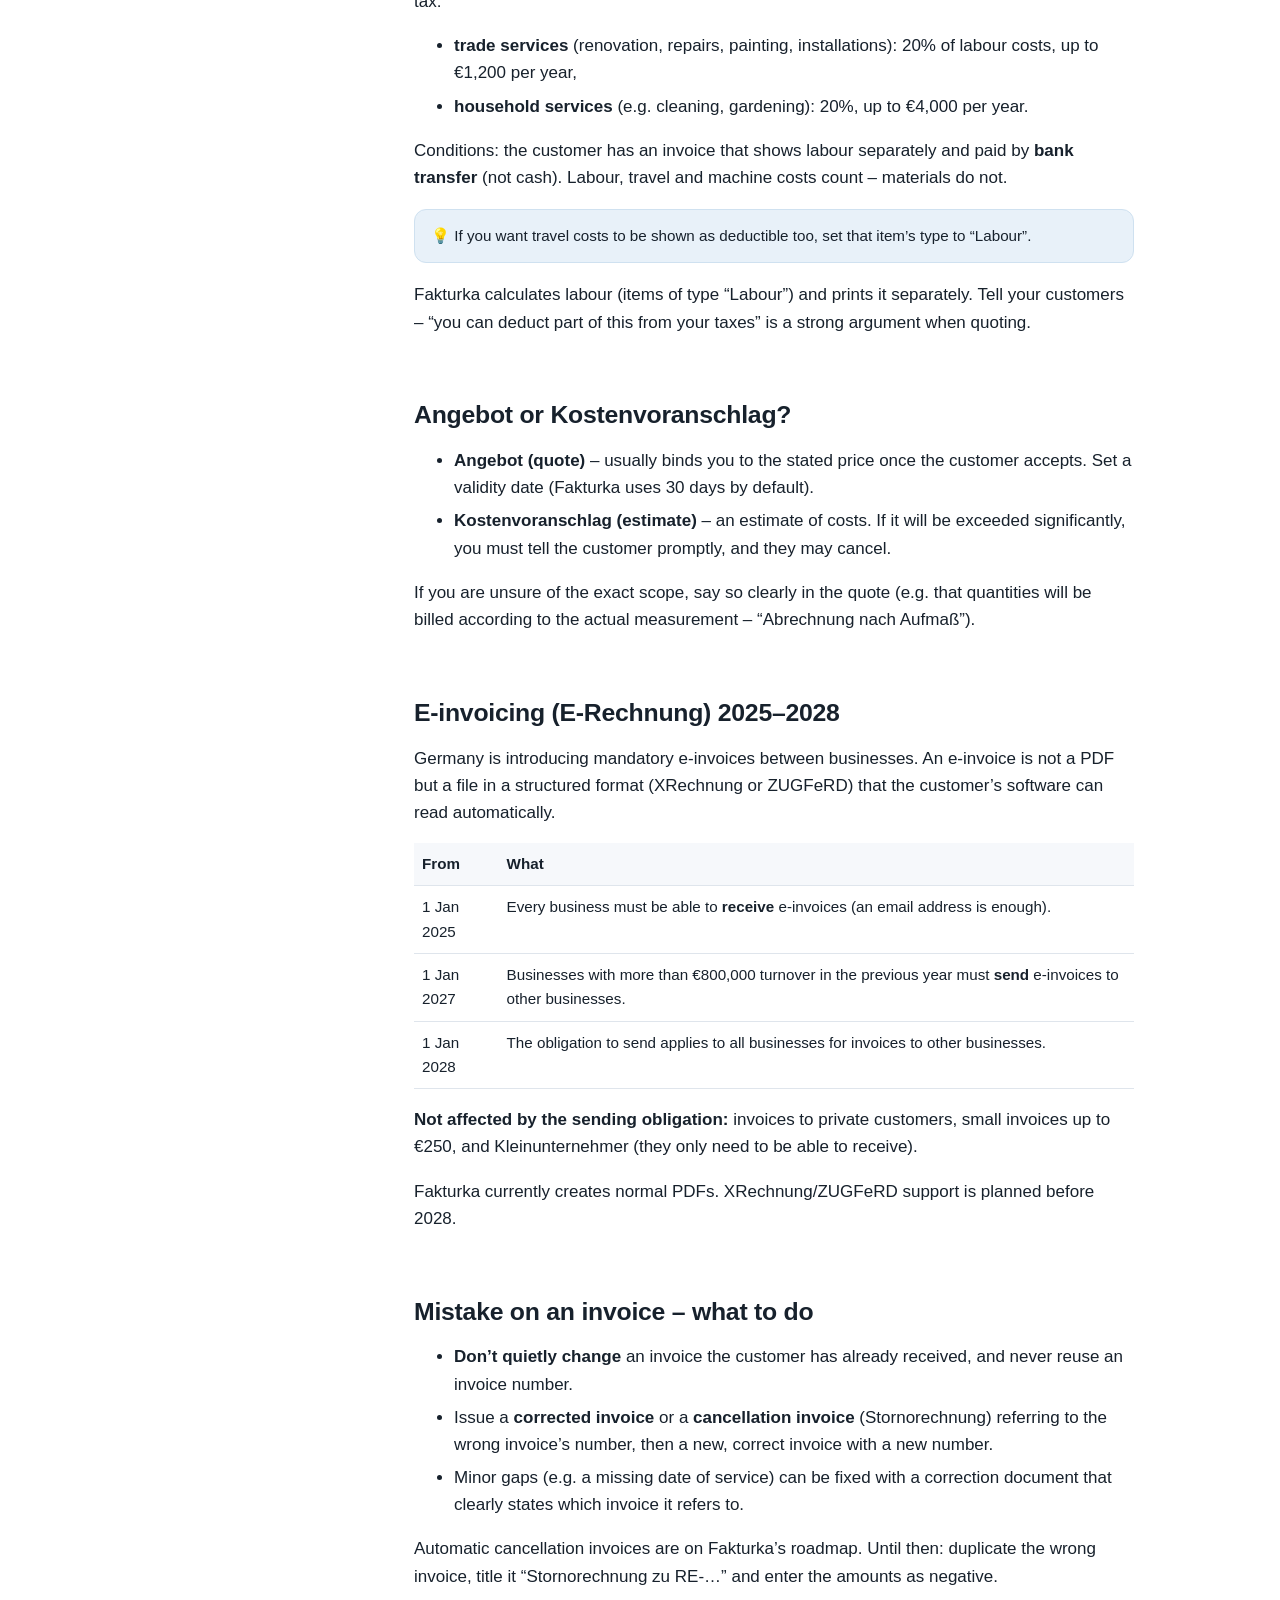
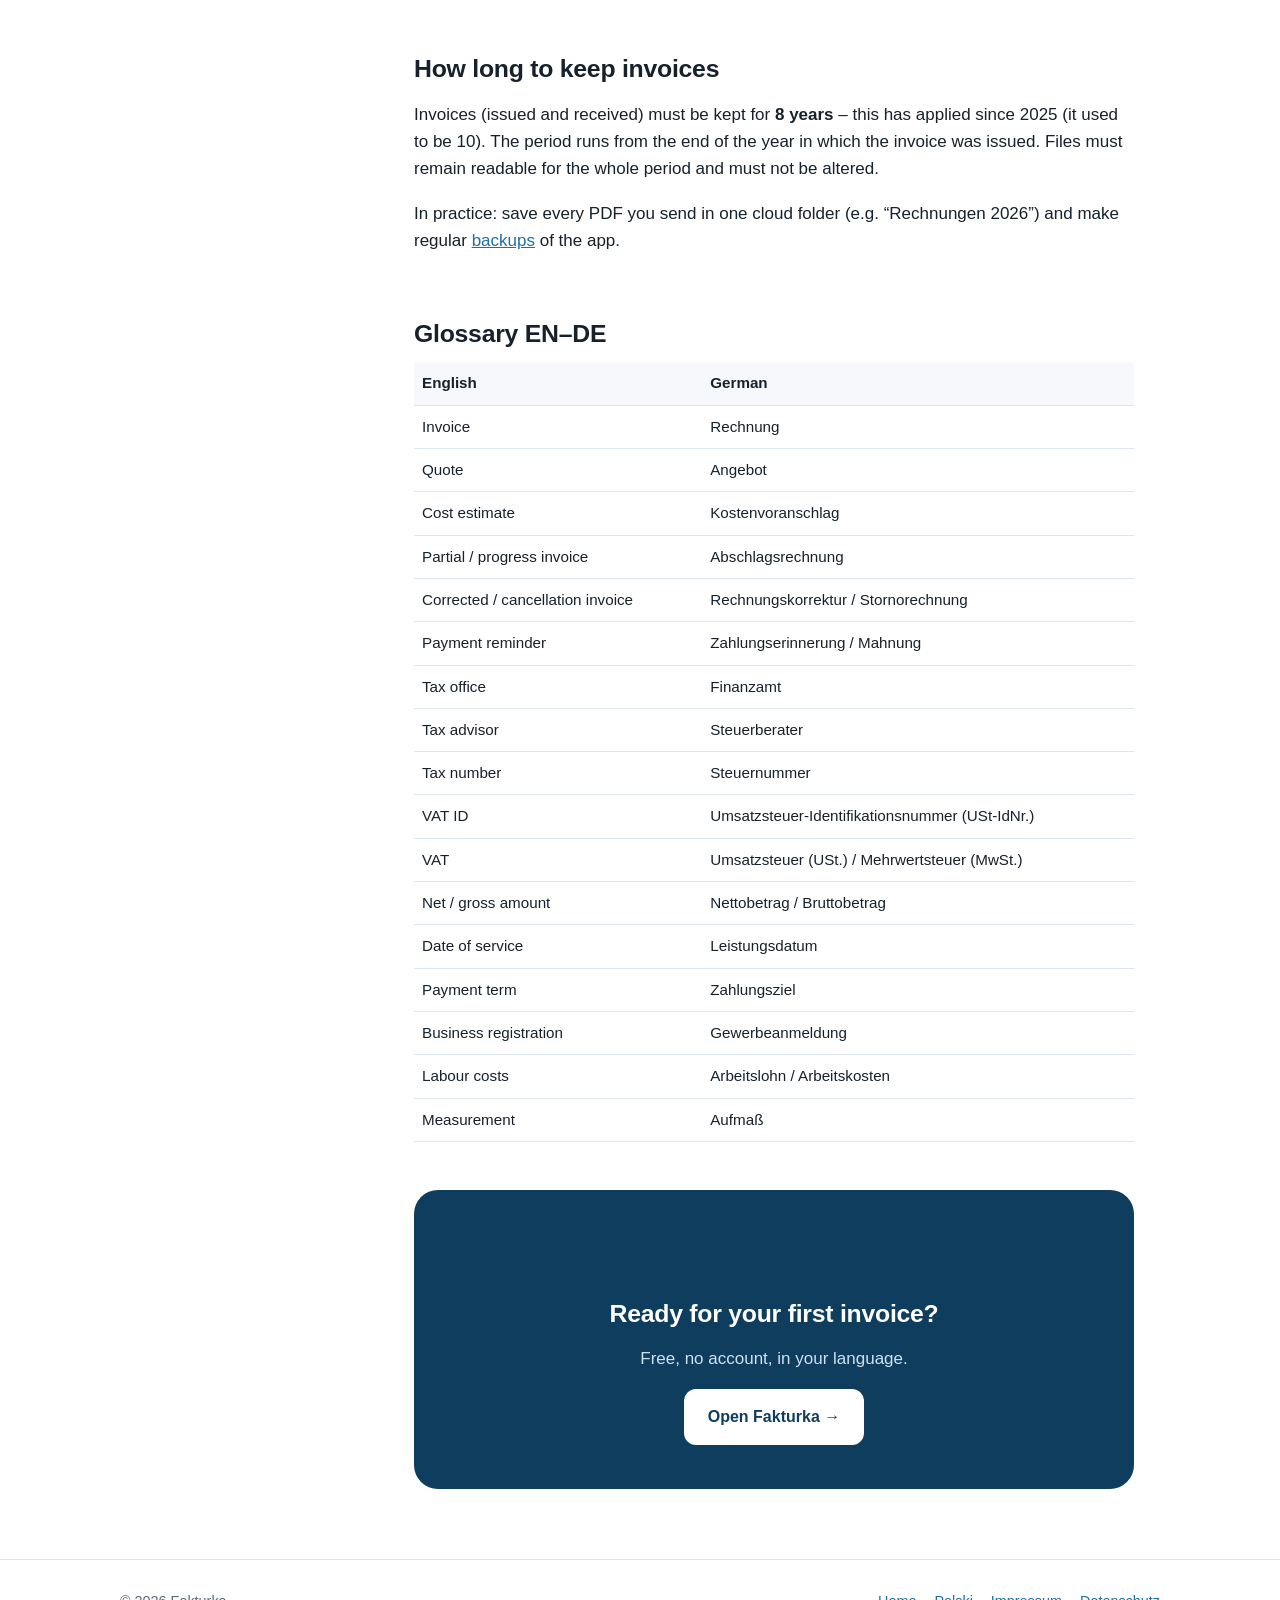
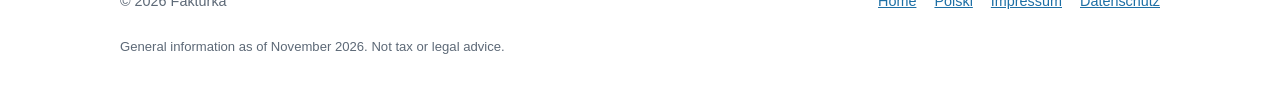
<file: guide.html>
<!DOCTYPE html>
<html lang="en">
<head>
  <meta charset="utf-8">
  <meta name="viewport" content="width=device-width, initial-scale=1">
  <title>Guide – invoicing in Germany, in plain English | Fakturka</title>
  <meta name="description" content="How to invoice in Germany: mandatory details of a Rechnung, Kleinunternehmer, construction reverse charge §13b, §35a, e-invoicing 2027/2028, retention, corrections. Plus a step-by-step guide to the Fakturka app.">
  <meta name="theme-color" content="#0f3d5e">
  <link rel="alternate" hreflang="en" href="guide.html">
  <link rel="alternate" hreflang="pl" href="pl/poradnik.html">
  <link rel="icon" href="app/icons/icon.svg" type="image/svg+xml">
  <link rel="stylesheet" href="site.css">
</head>
<body>
  <header class="nav">
    <div class="wrap">
      <a class="logo" href="index.html"><img src="app/icons/icon.svg" alt="" width="30" height="30"> Fakturka</a>
      <nav class="nav-links">
        <a href="index.html#features">Features</a>
        <a href="guide.html">Guide</a>
        <a href="index.html#faq">FAQ</a>
      </nav>
      <a class="lang-switch" href="pl/poradnik.html" title="Polski">PL</a>
      <a class="btn sm" href="app/index.html">Open the app</a>
    </div>
  </header>

  <main class="doc-page">
    <div class="wrap">
      <aside class="toc">
        <b>The app, step by step</b>
        <a href="#start">1. Open and install</a>
        <a href="#setup">2. Set up your business</a>
        <a href="#quote">3. Your first quote</a>
        <a href="#invoice">4. From quote to invoice</a>
        <a href="#pdf">5. PDF and sending</a>
        <a href="#items">6. Your own items and prices</a>
        <a href="#logo">7. Company logo</a>
        <a href="#backup">8. Backup</a>
        <b>Invoicing in Germany</b>
        <a href="#mandatory">What must be on an invoice</a>
        <a href="#when">When you must issue an invoice</a>
        <a href="#kleinunternehmer">Kleinunternehmer (no VAT)</a>
        <a href="#reverse-charge">Reverse charge §13b</a>
        <a href="#35a">§35a – labour costs for customers</a>
        <a href="#angebot">Angebot or Kostenvoranschlag</a>
        <a href="#e-invoice">E-invoicing 2025–2028</a>
        <a href="#correction">Mistake on an invoice</a>
        <a href="#retention">How long to keep invoices</a>
        <a href="#glossary">Glossary EN–DE</a>
      </aside>

      <article>
        <h1>Guide</h1>
        <p class="lead">How to use Fakturka and what you need to know about invoicing in Germany – short and in plain English.</p>
        <div class="note"><b>Important:</b> this is general information (as of November 2026), not tax advice. Rules change and every business is different – for individual questions, ask your tax advisor (Steuerberater).</div>

        <div class="part">Part 1 · The app, step by step</div>

        <h2 id="start">1. Open it and install it on your phone</h2>
        <p>Fakturka runs in your browser – nothing to download from an app store. Open <a href="app/index.html">the app</a>, then add it to your home screen so it gets an icon like a normal app:</p>
        <ul>
          <li><b>iPhone (Safari):</b> tap <i>Share</i> (the square with an arrow) → <i>Add to Home Screen</i> → <i>Add</i>.</li>
          <li><b>Android (Chrome):</b> tap <i>⋮</i> in the top right → <i>Add to Home screen</i> or <i>Install app</i>.</li>
          <li><b>Computer:</b> just open the page. In Chrome you can also click the install icon in the address bar.</li>
        </ul>
        <div class="tipbox">💡 Your data is saved in the browser you use. Invoices created on your phone won’t appear on your computer by themselves – use a <a href="#backup">backup</a> to move them.</div>

        <h2 id="setup">2. Set up your business (setup guide)</h2>
        <p>The first time you open the app, a short guide asks you step by step for:</p>
        <ol>
          <li><b>App language</b> – English, German, Polish, Turkish, Russian, Italian or French.</li>
          <li><b>Document language</b> – for customers in Germany, choose German. You can change it for each document. Note: changing the language does not translate items already added to a document – add them again from the template.</li>
          <li><b>Your trade</b> – you get ready-made items (e.g. “wall painting per m²”).</li>
          <li><b>Company details</b> – your name and full address are mandatory on an invoice.</li>
          <li><b>Taxes</b> – whether you are a Kleinunternehmer, and your tax number (Steuernummer).</li>
          <li><b>Bank account</b> – your IBAN appears in the invoice footer.</li>
          <li><b>Logo</b> – optional, but it looks professional.</li>
        </ol>
        <p>You can change everything later in the <b>Company</b> tab, where you can also restart the guide.</p>
        <img class="inline-shot" src="assets/en-wizard.jpg" alt="Setup guide – choosing a trade" loading="lazy">

        <h2 id="quote">3. Your first quote (Angebot)</h2>
        <ol>
          <li>In <b>Documents</b>, tap <b>+ New quote</b>.</li>
          <li>Choose a customer or add a new one (<i>+ New customer…</i>). Mark whether it is a business or a private person.</li>
          <li>Tap <b>+ From template / catalogue</b> and tap the items you want to add. Then tap <b>Done</b>.</li>
          <li>Enter quantities (e.g. 64 m²) and adjust prices. Totals, VAT and labour costs are calculated automatically.</li>
          <li>At the bottom you can edit the introduction and closing text.</li>
          <li>Tap <b>Preview / PDF</b>.</li>
        </ol>
        <p>Everything is saved automatically – there is no “Save” button.</p>

        <h2 id="invoice">4. From quote to invoice (Rechnung)</h2>
        <p>When the customer accepts, open the quote and tap <b>Convert to invoice</b>. A new invoice is created with the same items and a reference to the quote number. Fill in the <b>date of service</b> (Leistungsdatum) – it is mandatory.</p>
        <p>Once sent, set the status to <b>Sent – unpaid</b>, and after payment to <b>Paid</b>. Your document list shows what is outstanding and what is overdue.</p>

        <h2 id="pdf">5. PDF and sending it to your customer</h2>
        <p>In the preview, tap <b>Print / Save PDF</b>. The file is named after the invoice number and customer. Then:</p>
        <ul>
          <li><b>iPhone:</b> in the print dialog tap the <i>Share</i> icon at the top → <i>Save to Files</i>, or send it straight via WhatsApp or Mail.</li>
          <li><b>Android:</b> choose <i>Save as PDF</i> as the printer → tap the PDF icon → the file goes to Downloads.</li>
          <li><b>Computer:</b> choose <i>Save as PDF</i> as the printer.</li>
        </ul>
        <div class="tipbox">💡 If you see a red “Check before sending” box above the preview, fill in what’s missing – for example your tax number or IBAN.</div>

        <h2 id="items">6. Your own items and prices</h2>
        <p>In the <b>Items</b> tab you build your own price list. You can:</p>
        <ul>
          <li>copy items from a trade template (one at a time or the whole trade) and set your own prices,</li>
          <li>add a completely new item (<b>+ New</b>),</li>
          <li>while writing an invoice, tap <b>☆ Save to my items</b> on any line.</li>
        </ul>
        <p>Each item has a type: <b>Labour</b>, <b>Material</b> or <b>Other</b>. This matters because private customers can deduct labour costs from their tax – see <a href="#35a">§35a</a>.</p>

        <h2 id="logo">7. Company logo</h2>
        <ul>
          <li><b>Have a logo file</b> (from a designer or your website)? Go to <b>Company</b> → <b>Choose logo image</b>.</li>
          <li><b>No file?</b> Take a photo of your logo on a business card, van or letterhead – on a white background, in good light. Or take a screenshot from your website or Facebook page and crop it in your gallery.</li>
        </ul>
        <p>The app trims white margins around the logo automatically.</p>

        <h2 id="backup">8. Backup</h2>
        <p>Your data lives only on your device. If you lose your phone or clear your browser, it is gone. So:</p>
        <ol>
          <li>Once a month: <b>Company</b> → <b>Backup</b> → <b>Download backup</b>. Save the file to Google Drive or iCloud, or email it to yourself.</li>
          <li>On a new phone or computer: <b>Company</b> → <b>Load backup</b> and pick that file.</li>
        </ol>
        <div class="note">Invoices must be kept for years (see <a href="#retention">below</a>). Also save every PDF you send in a safe place – the app on your phone alone is not enough.</div>

        <div class="part">Part 2 · Invoicing in Germany</div>

        <h2 id="mandatory">What must be on an invoice (Pflichtangaben)</h2>
        <p>The German VAT Act (§ 14 (4) UStG) lists the details an invoice must contain. If one is missing, a business customer may be unable to reclaim VAT and will ask you for a corrected invoice.</p>
        <table class="t">
          <tr><th>What</th><th>In German</th></tr>
          <tr><td>Full name and address of your business and of the customer</td><td>Name und Anschrift</td></tr>
          <tr><td>Your tax number or VAT ID</td><td>Steuernummer / USt-IdNr.</td></tr>
          <tr><td>Invoice date</td><td>Rechnungsdatum</td></tr>
          <tr><td>A sequential, unique invoice number</td><td>Rechnungsnummer</td></tr>
          <tr><td>Quantity and type of goods, or scope and type of service</td><td>Menge und Art der Leistung</td></tr>
          <tr><td>Date (or period) of the service</td><td>Leistungsdatum / Leistungszeitraum</td></tr>
          <tr><td>Net amount per VAT rate, plus any agreed discounts (e.g. Skonto)</td><td>Entgelt</td></tr>
          <tr><td>VAT rate and VAT amount, or the reason no VAT is charged</td><td>Steuersatz und Steuerbetrag</td></tr>
          <tr><td>For work on a building or plot for a private person: a note that the customer must keep the invoice for 2 years</td><td>Aufbewahrungshinweis</td></tr>
        </table>
        <p>Fakturka prints these details automatically and warns you in the preview if any of your data is missing.</p>
        <div class="tipbox"><b>Small invoices up to €250 gross</b> (Kleinbetragsrechnung) can be simplified: your business name and address, the date, a description of the service and the gross amount with the VAT rate are enough. This does not apply to reverse charge, for example.</div>

        <h2 id="when">When you must issue an invoice</h2>
        <ul>
          <li><b>Business customer:</b> you must issue the invoice within 6 months of the service.</li>
          <li><b>Private customer + work on a building or plot</b> (renovation, painting, garden, installations): an invoice within 6 months is also required – and it must include the 2-year retention note. In Fakturka that is one checkbox.</li>
          <li><b>Other services for private persons:</b> an invoice is not always mandatory, but customers usually want one – not least for the §35a deduction.</li>
        </ul>

        <h2 id="kleinunternehmer">Kleinunternehmer – invoicing without VAT</h2>
        <p>A small business can use the small-business scheme (§ 19 UStG) and not charge VAT. Since 2025 the turnover limits are:</p>
        <ul>
          <li><b>previous year:</b> no more than <b>€25,000</b>,</li>
          <li><b>current year:</b> no more than <b>€100,000</b>. This limit applies immediately – the invoice that takes you over it must already include VAT.</li>
        </ul>
        <p>In the year you start your business, the limit is €25,000. What counts is turnover (revenue), not profit.</p>
        <p>A Kleinunternehmer shows no VAT on the invoice and adds a note about the exemption instead, for example:</p>
        <p class="example">Gemäß § 19 UStG wird keine Umsatzsteuer berechnet.</p>
        <p>In Fakturka, just tick “I am a Kleinunternehmer” in the Company tab – the note is added automatically.</p>
        <div class="note">Note: if you opt out of this scheme, you are bound for 5 years. You choose your status when registering with the tax office (Finanzamt) – discuss it with a tax advisor.</div>

        <h2 id="reverse-charge">Construction reverse charge (§ 13b UStG)</h2>
        <p>If you carry out <b>construction work</b> (e.g. as a subcontractor) for a business that <b>itself provides construction services</b>, it is your customer – not you – who accounts for the VAT. In that case:</p>
        <ul>
          <li>you issue the invoice <b>without VAT</b> (net amount only),</li>
          <li>you add a note that the tax liability is transferred,</li>
          <li>you include the customer’s VAT ID (if they have one).</li>
        </ul>
        <p class="example">Steuerschuldnerschaft des Leistungsempfängers gemäß § 13b UStG.</p>
        <p>Customers usually confirm their status with a certificate from their tax office (form USt 1 TG) – ask for a copy and keep it. In Fakturka, choose the VAT rate <b>0% – Reverse charge §13b</b>.</p>
        <div class="note">Reverse charge does <b>not</b> apply to private customers or to businesses that are not in construction (e.g. an office that orders painting). If you get it wrong, you may end up owing the VAT yourself – if in doubt, ask a tax advisor.</div>

        <h2 id="35a">§ 35a – the argument that sells</h2>
        <p>Private customers can deduct part of the labour costs for work in their home from their income tax:</p>
        <ul>
          <li><b>trade services</b> (renovation, repairs, painting, installations): 20% of labour costs, up to €1,200 per year,</li>
          <li><b>household services</b> (e.g. cleaning, gardening): 20%, up to €4,000 per year.</li>
        </ul>
        <p>Conditions: the customer has an invoice that shows labour separately and paid by <b>bank transfer</b> (not cash). Labour, travel and machine costs count – materials do not.</p>
        <div class="tipbox">💡 If you want travel costs to be shown as deductible too, set that item’s type to “Labour”.</div>
        <p>Fakturka calculates labour (items of type “Labour”) and prints it separately. Tell your customers – “you can deduct part of this from your taxes” is a strong argument when quoting.</p>

        <h2 id="angebot">Angebot or Kostenvoranschlag?</h2>
        <ul>
          <li><b>Angebot (quote)</b> – usually binds you to the stated price once the customer accepts. Set a validity date (Fakturka uses 30 days by default).</li>
          <li><b>Kostenvoranschlag (estimate)</b> – an estimate of costs. If it will be exceeded significantly, you must tell the customer promptly, and they may cancel.</li>
        </ul>
        <p>If you are unsure of the exact scope, say so clearly in the quote (e.g. that quantities will be billed according to the actual measurement – “Abrechnung nach Aufmaß”).</p>

        <h2 id="e-invoice">E-invoicing (E-Rechnung) 2025–2028</h2>
        <p>Germany is introducing mandatory e-invoices between businesses. An e-invoice is not a PDF but a file in a structured format (XRechnung or ZUGFeRD) that the customer’s software can read automatically.</p>
        <table class="t">
          <tr><th>From</th><th>What</th></tr>
          <tr><td>1 Jan 2025</td><td>Every business must be able to <b>receive</b> e-invoices (an email address is enough).</td></tr>
          <tr><td>1 Jan 2027</td><td>Businesses with more than €800,000 turnover in the previous year must <b>send</b> e-invoices to other businesses.</td></tr>
          <tr><td>1 Jan 2028</td><td>The obligation to send applies to all businesses for invoices to other businesses.</td></tr>
        </table>
        <p><b>Not affected by the sending obligation:</b> invoices to private customers, small invoices up to €250, and Kleinunternehmer (they only need to be able to receive).</p>
        <p>Fakturka currently creates normal PDFs. XRechnung/ZUGFeRD support is planned before 2028.</p>

        <h2 id="correction">Mistake on an invoice – what to do</h2>
        <ul>
          <li><b>Don’t quietly change</b> an invoice the customer has already received, and never reuse an invoice number.</li>
          <li>Issue a <b>corrected invoice</b> or a <b>cancellation invoice</b> (Stornorechnung) referring to the wrong invoice’s number, then a new, correct invoice with a new number.</li>
          <li>Minor gaps (e.g. a missing date of service) can be fixed with a correction document that clearly states which invoice it refers to.</li>
        </ul>
        <p>Automatic cancellation invoices are on Fakturka’s roadmap. Until then: duplicate the wrong invoice, title it “Stornorechnung zu RE-…” and enter the amounts as negative.</p>

        <h2 id="retention">How long to keep invoices</h2>
        <p>Invoices (issued and received) must be kept for <b>8 years</b> – this has applied since 2025 (it used to be 10). The period runs from the end of the year in which the invoice was issued. Files must remain readable for the whole period and must not be altered.</p>
        <p>In practice: save every PDF you send in one cloud folder (e.g. “Rechnungen 2026”) and make regular <a href="#backup">backups</a> of the app.</p>

        <h2 id="glossary">Glossary EN–DE</h2>
        <table class="t">
          <tr><th>English</th><th>German</th></tr>
          <tr><td>Invoice</td><td>Rechnung</td></tr>
          <tr><td>Quote</td><td>Angebot</td></tr>
          <tr><td>Cost estimate</td><td>Kostenvoranschlag</td></tr>
          <tr><td>Partial / progress invoice</td><td>Abschlagsrechnung</td></tr>
          <tr><td>Corrected / cancellation invoice</td><td>Rechnungskorrektur / Stornorechnung</td></tr>
          <tr><td>Payment reminder</td><td>Zahlungserinnerung / Mahnung</td></tr>
          <tr><td>Tax office</td><td>Finanzamt</td></tr>
          <tr><td>Tax advisor</td><td>Steuerberater</td></tr>
          <tr><td>Tax number</td><td>Steuernummer</td></tr>
          <tr><td>VAT ID</td><td>Umsatzsteuer-Identifikationsnummer (USt-IdNr.)</td></tr>
          <tr><td>VAT</td><td>Umsatzsteuer (USt.) / Mehrwertsteuer (MwSt.)</td></tr>
          <tr><td>Net / gross amount</td><td>Nettobetrag / Bruttobetrag</td></tr>
          <tr><td>Date of service</td><td>Leistungsdatum</td></tr>
          <tr><td>Payment term</td><td>Zahlungsziel</td></tr>
          <tr><td>Business registration</td><td>Gewerbeanmeldung</td></tr>
          <tr><td>Labour costs</td><td>Arbeitslohn / Arbeitskosten</td></tr>
          <tr><td>Measurement</td><td>Aufmaß</td></tr>
        </table>

        <div class="band" style="margin-top:48px">
          <h2>Ready for your first invoice?</h2>
          <p>Free, no account, in your language.</p>
          <a class="btn" href="app/index.html">Open Fakturka →</a>
        </div>
      </article>
    </div>
  </main>

  <footer>
    <div class="wrap">
      <span>© 2026 Fakturka</span>
      <nav><a href="index.html">Home</a><a href="pl/poradnik.html">Polski</a><a href="impressum.html">Impressum</a><a href="datenschutz.html">Datenschutz</a></nav>
      <p class="disclaimer">General information as of November 2026. Not tax or legal advice.</p>
    </div>
  </footer>
</body>
</html>
</file>
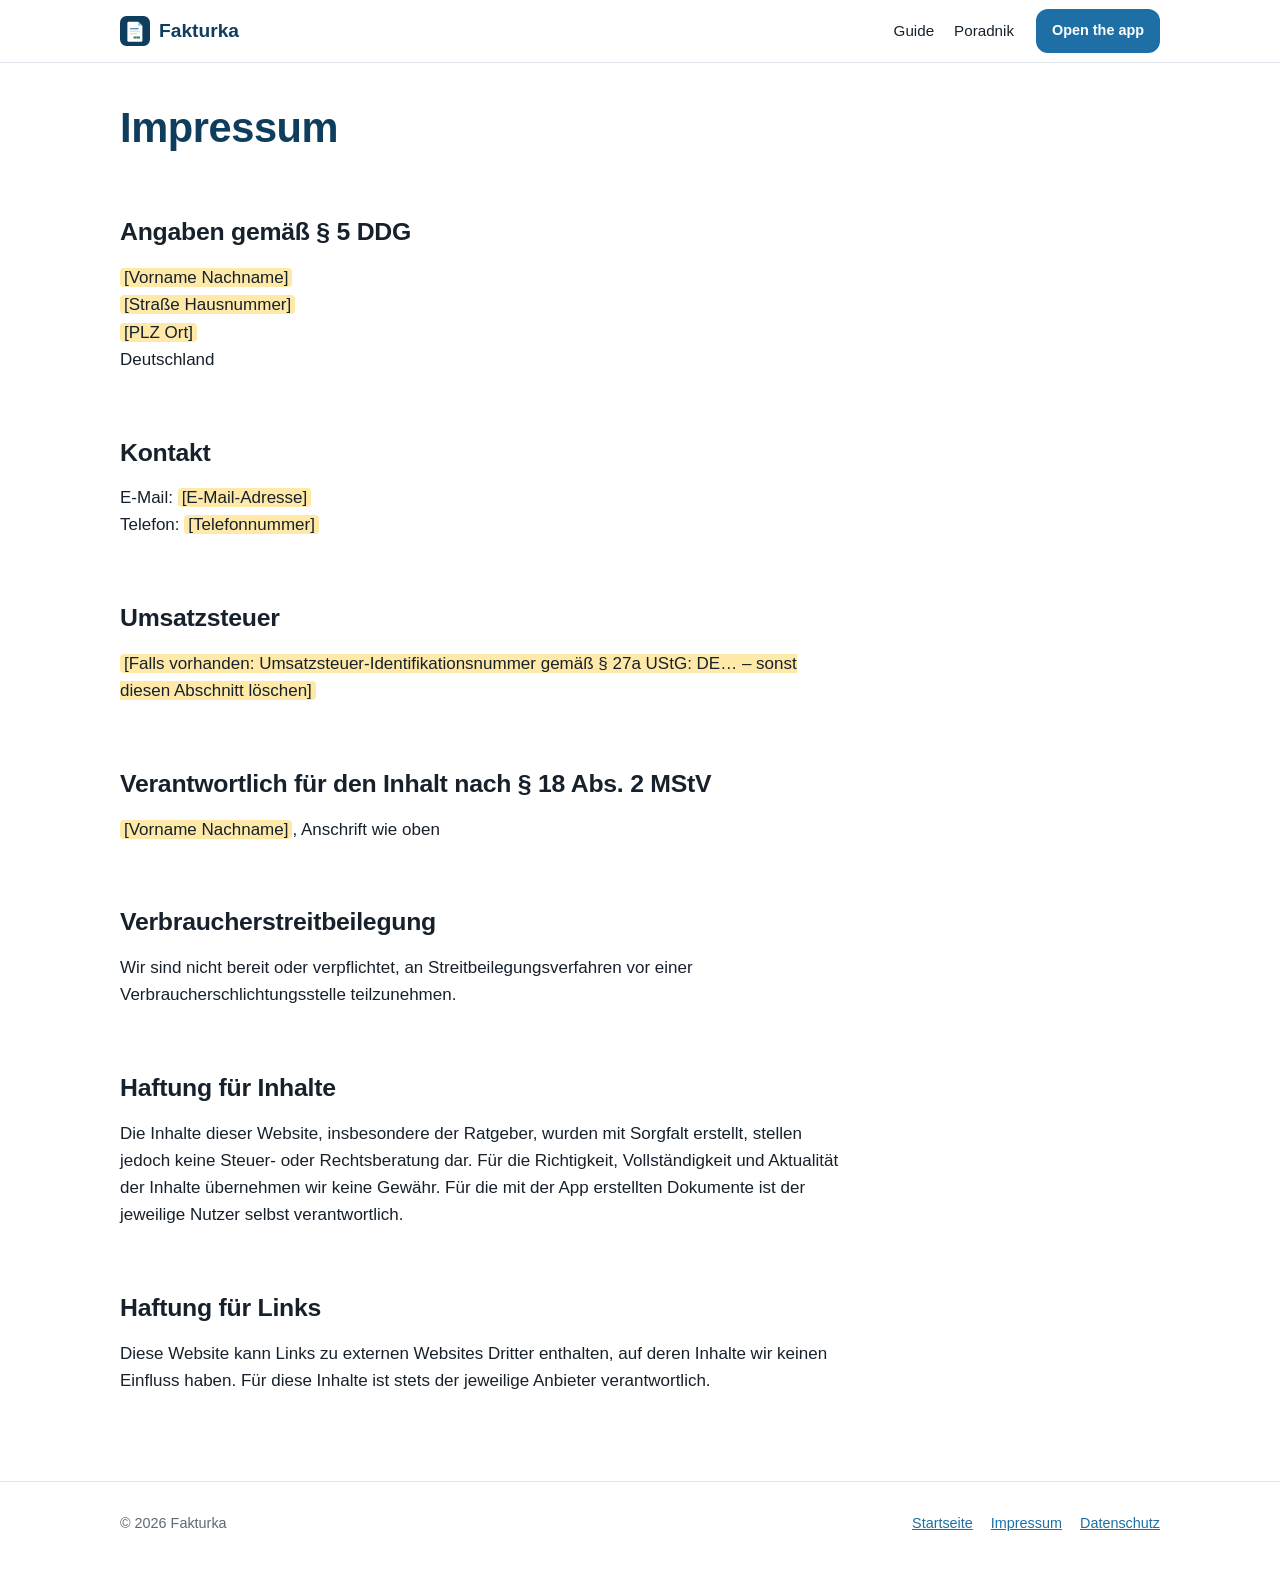
<file: impressum.html>
<!DOCTYPE html>
<html lang="de">
<head>
  <meta charset="utf-8">
  <meta name="viewport" content="width=device-width, initial-scale=1">
  <title>Impressum | Fakturka</title>
  <meta name="robots" content="noindex">
  <link rel="icon" href="app/icons/icon.svg" type="image/svg+xml">
  <link rel="stylesheet" href="site.css">
</head>
<body>
  <header class="nav">
    <div class="wrap">
      <a class="logo" href="index.html"><img src="app/icons/icon.svg" alt="" width="30" height="30"> Fakturka</a>
      <nav class="nav-links"><a href="guide.html">Guide</a><a href="pl/poradnik.html">Poradnik</a></nav>
      <a class="btn sm" href="app/index.html">Open the app</a>
    </div>
  </header>
  <main class="doc-page"><div class="wrap" style="display:block"><article>

    <h1>Impressum</h1>
    <h2>Angaben gemäß § 5 DDG</h2>
    <p><span class="fill">[Vorname Nachname]</span><br><span class="fill">[Straße Hausnummer]</span><br><span class="fill">[PLZ Ort]</span><br>Deutschland</p>
    <h2>Kontakt</h2>
    <p>E-Mail: <span class="fill">[E-Mail-Adresse]</span><br>Telefon: <span class="fill">[Telefonnummer]</span></p>
    <h2>Umsatzsteuer</h2>
    <p><span class="fill">[Falls vorhanden: Umsatzsteuer-Identifikationsnummer gemäß § 27a UStG: DE…  – sonst diesen Abschnitt löschen]</span></p>
    <h2>Verantwortlich für den Inhalt nach § 18 Abs. 2 MStV</h2>
    <p><span class="fill">[Vorname Nachname]</span>, Anschrift wie oben</p>
    <h2>Verbraucherstreitbeilegung</h2>
    <p>Wir sind nicht bereit oder verpflichtet, an Streitbeilegungsverfahren vor einer Verbraucherschlichtungsstelle teilzunehmen.</p>
    <h2>Haftung für Inhalte</h2>
    <p>Die Inhalte dieser Website, insbesondere der Ratgeber, wurden mit Sorgfalt erstellt, stellen jedoch keine Steuer- oder Rechtsberatung dar. Für die Richtigkeit, Vollständigkeit und Aktualität der Inhalte übernehmen wir keine Gewähr. Für die mit der App erstellten Dokumente ist der jeweilige Nutzer selbst verantwortlich.</p>
    <h2>Haftung für Links</h2>
    <p>Diese Website kann Links zu externen Websites Dritter enthalten, auf deren Inhalte wir keinen Einfluss haben. Für diese Inhalte ist stets der jeweilige Anbieter verantwortlich.</p>

  </article></div></main>
  <footer>
    <div class="wrap">
      <span>© 2026 Fakturka</span>
      <nav><a href="index.html">Startseite</a><a href="impressum.html">Impressum</a><a href="datenschutz.html">Datenschutz</a></nav>
    </div>
  </footer>
</body>
</html>
</file>
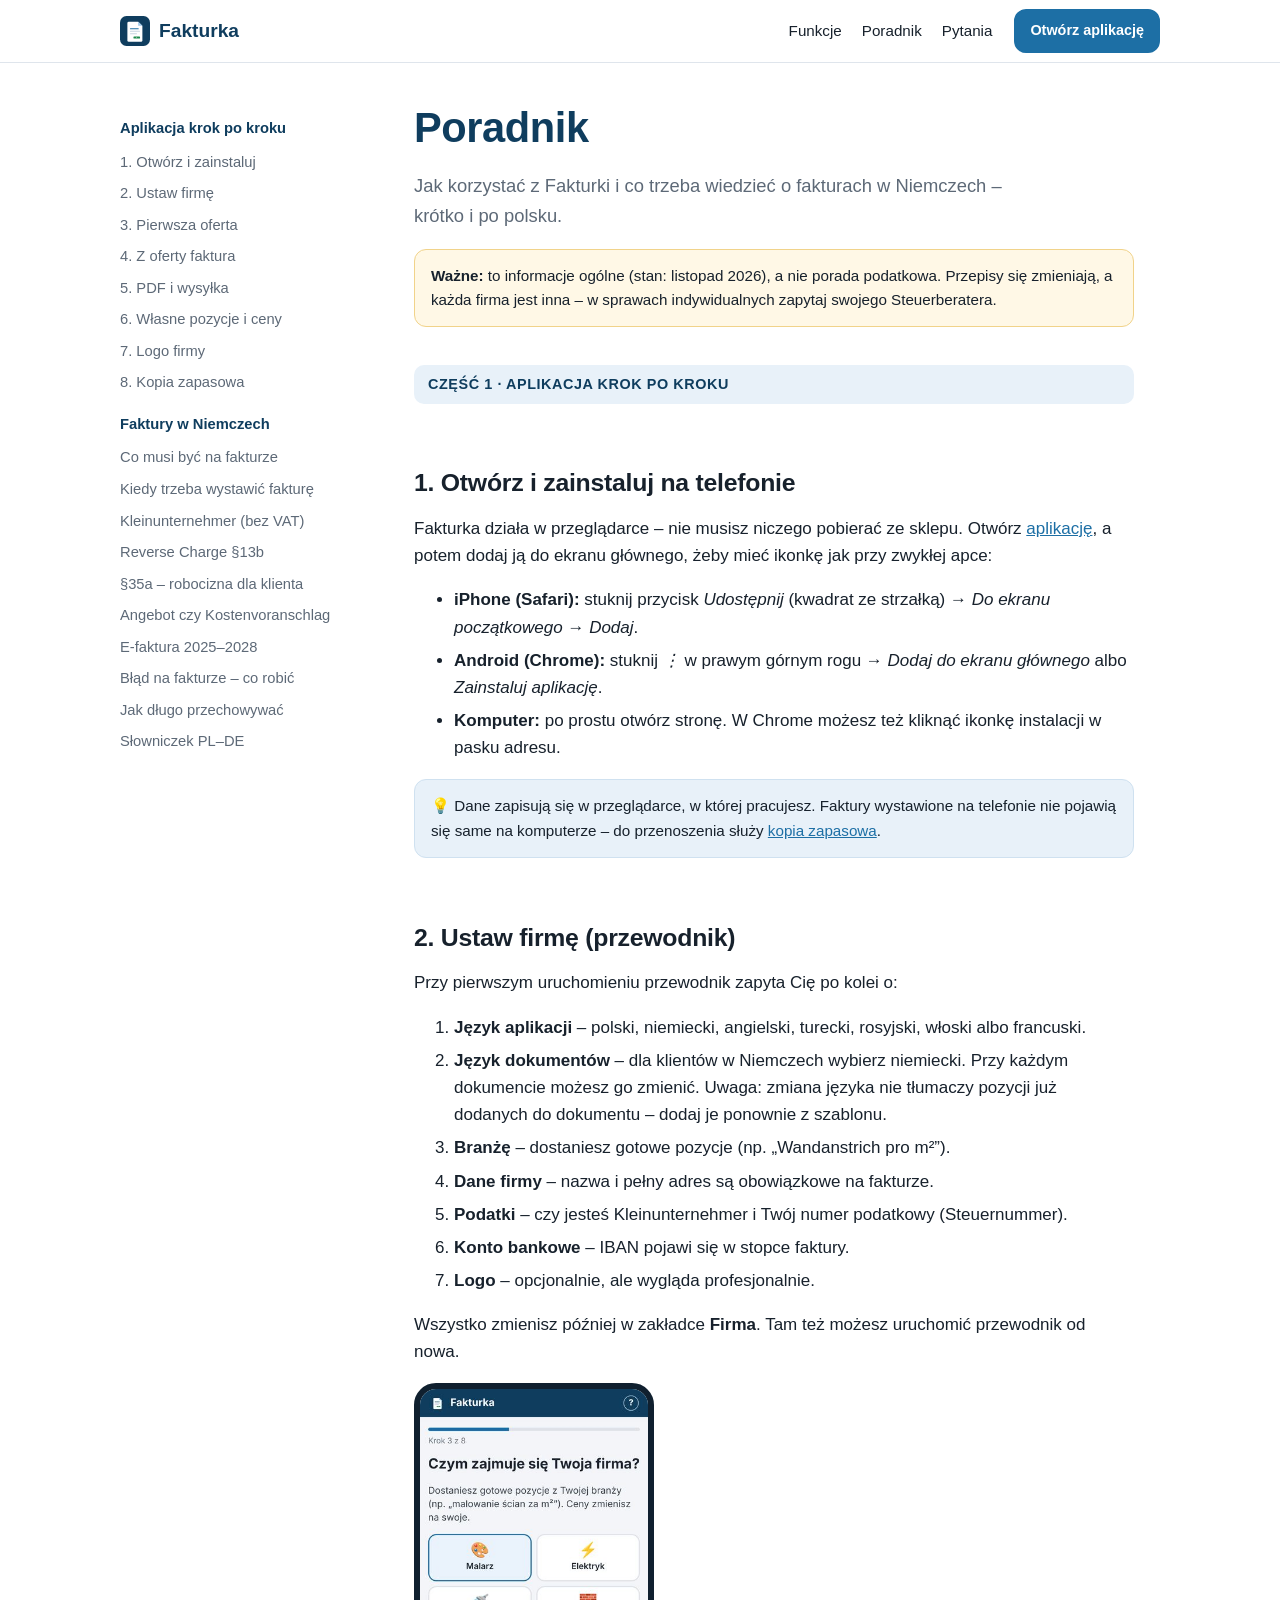
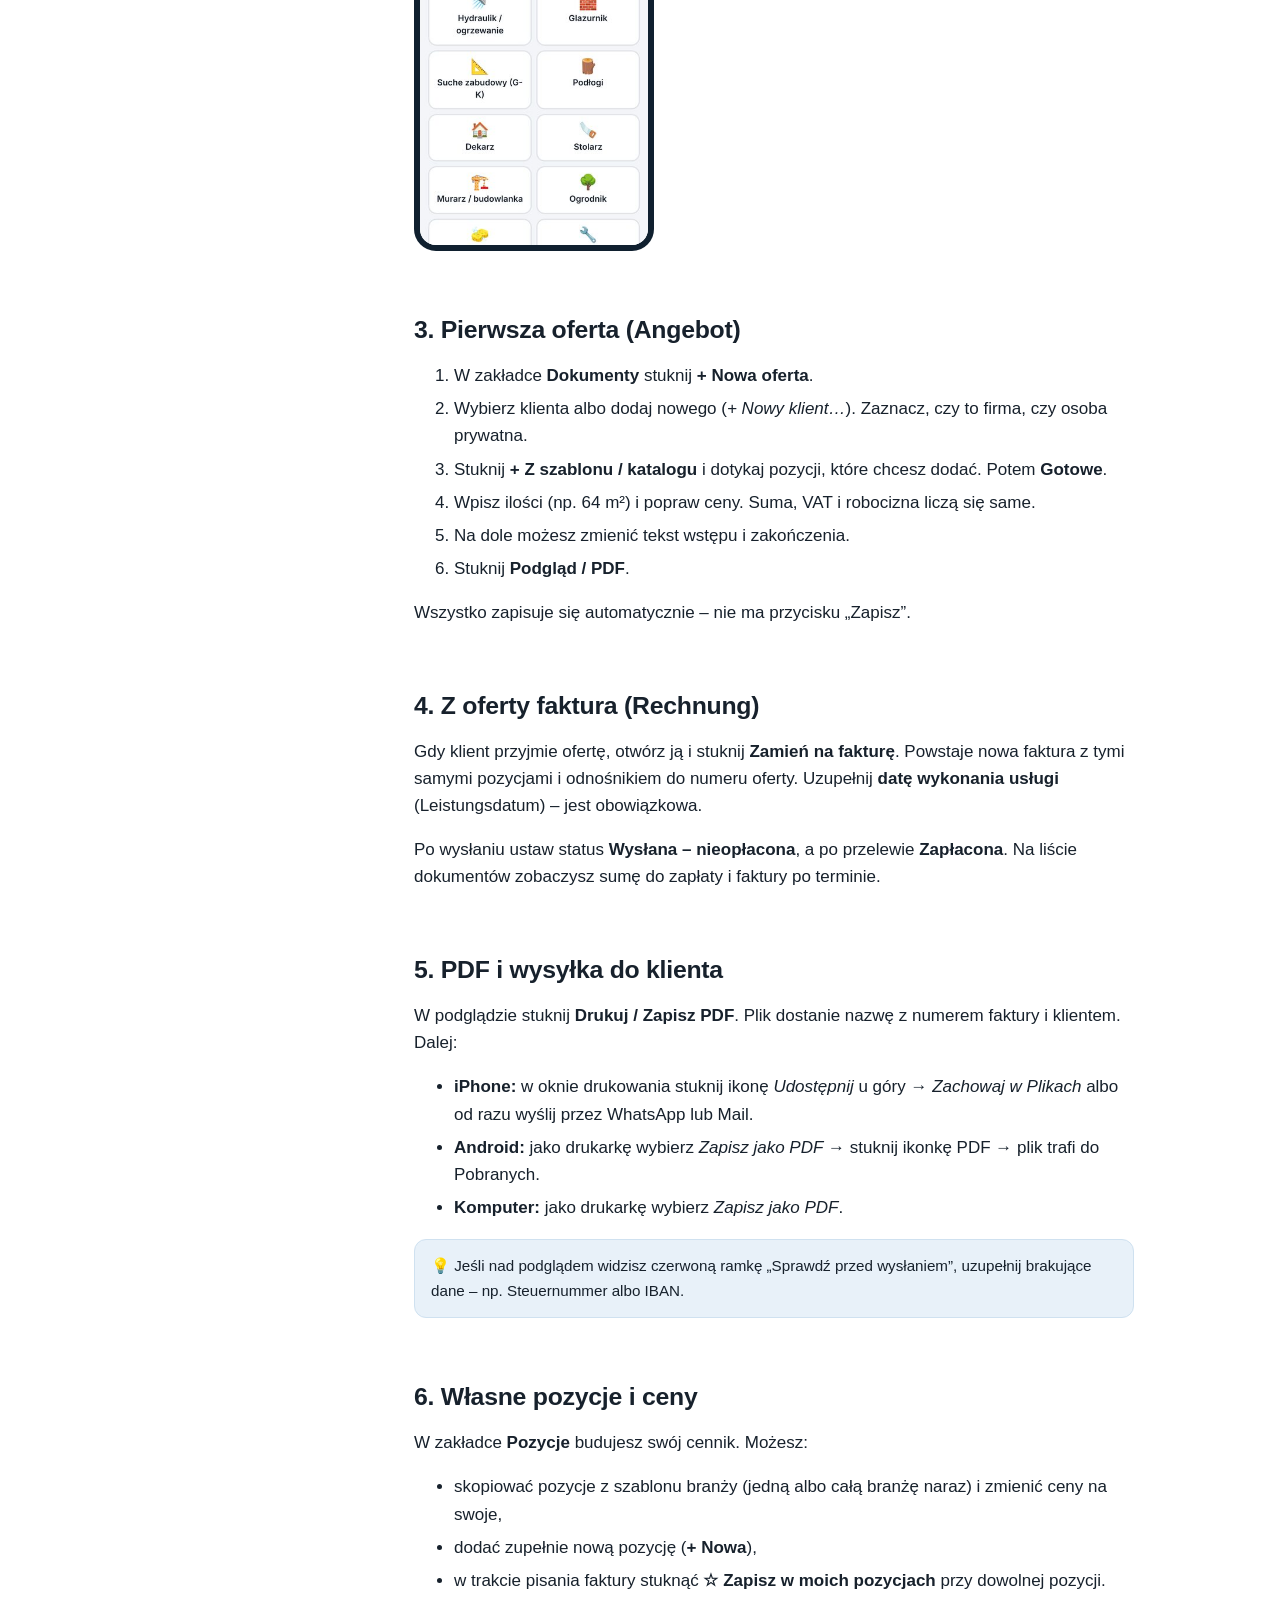
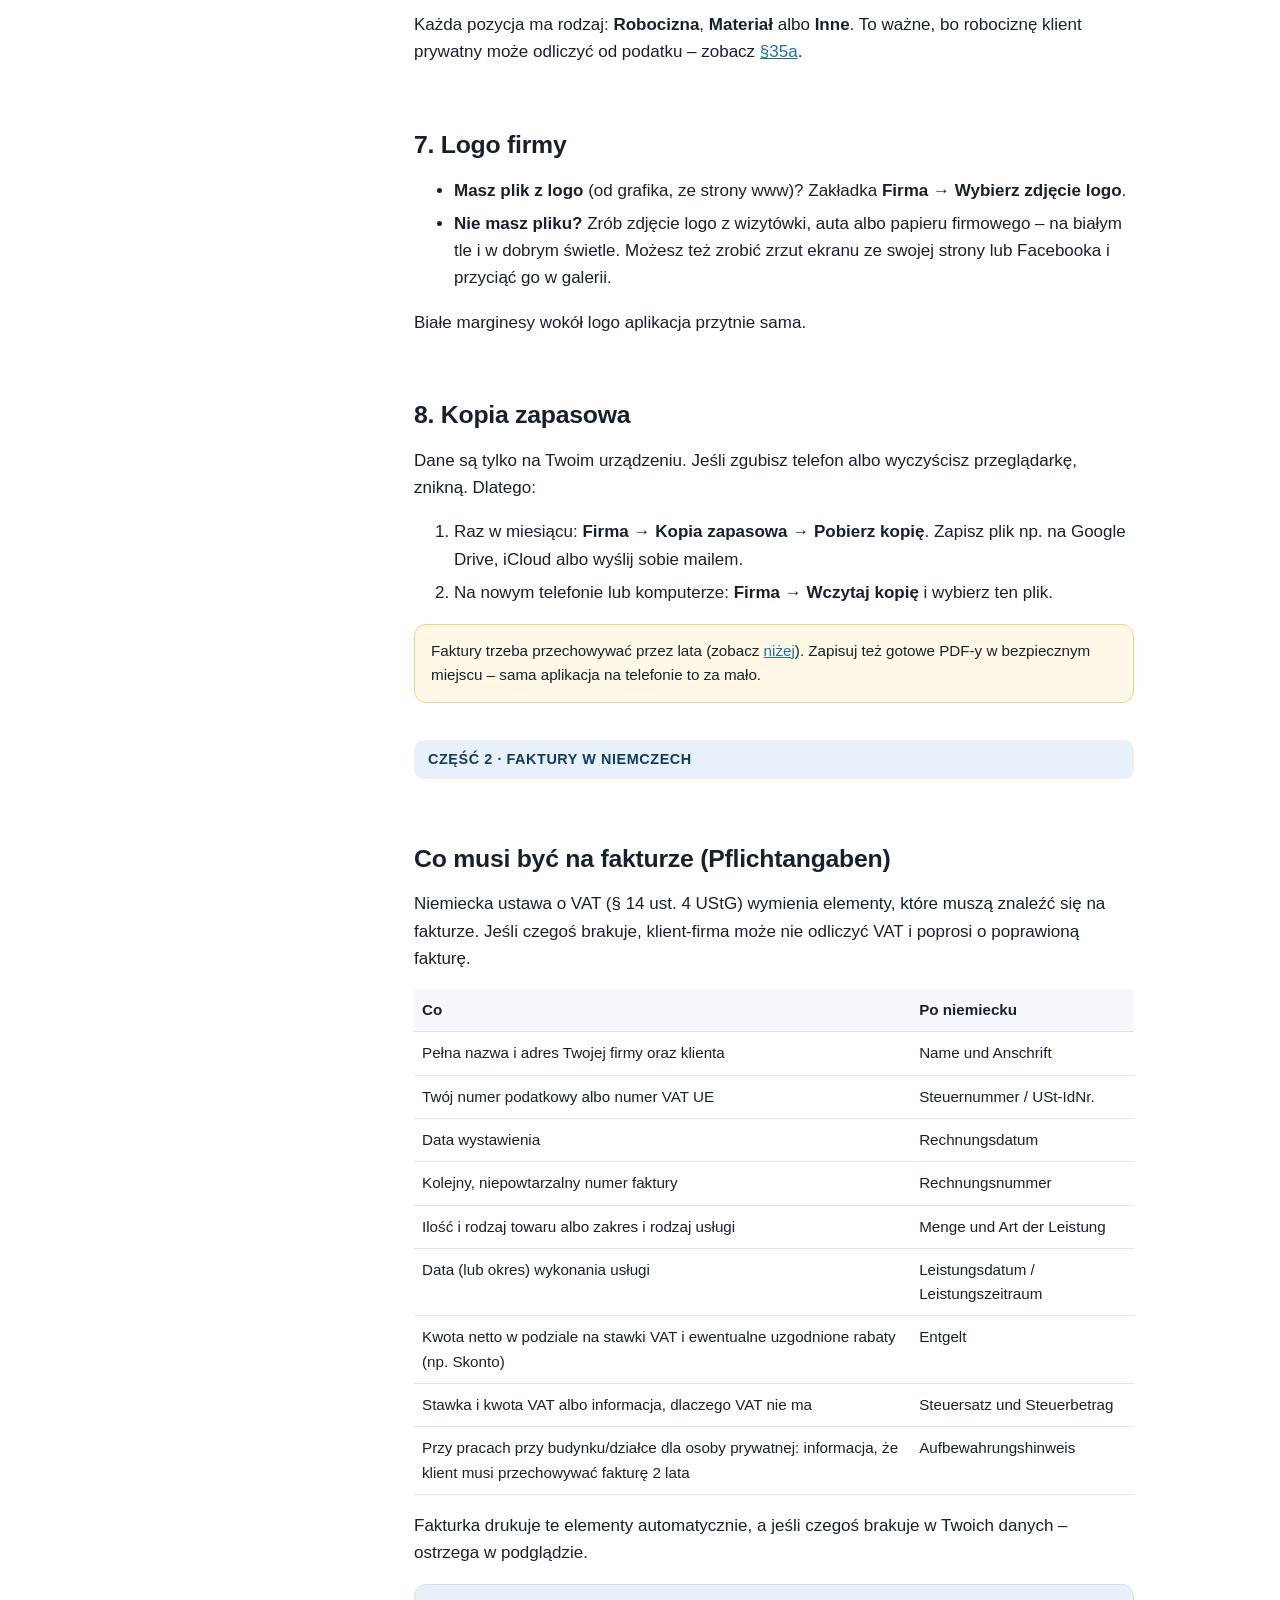
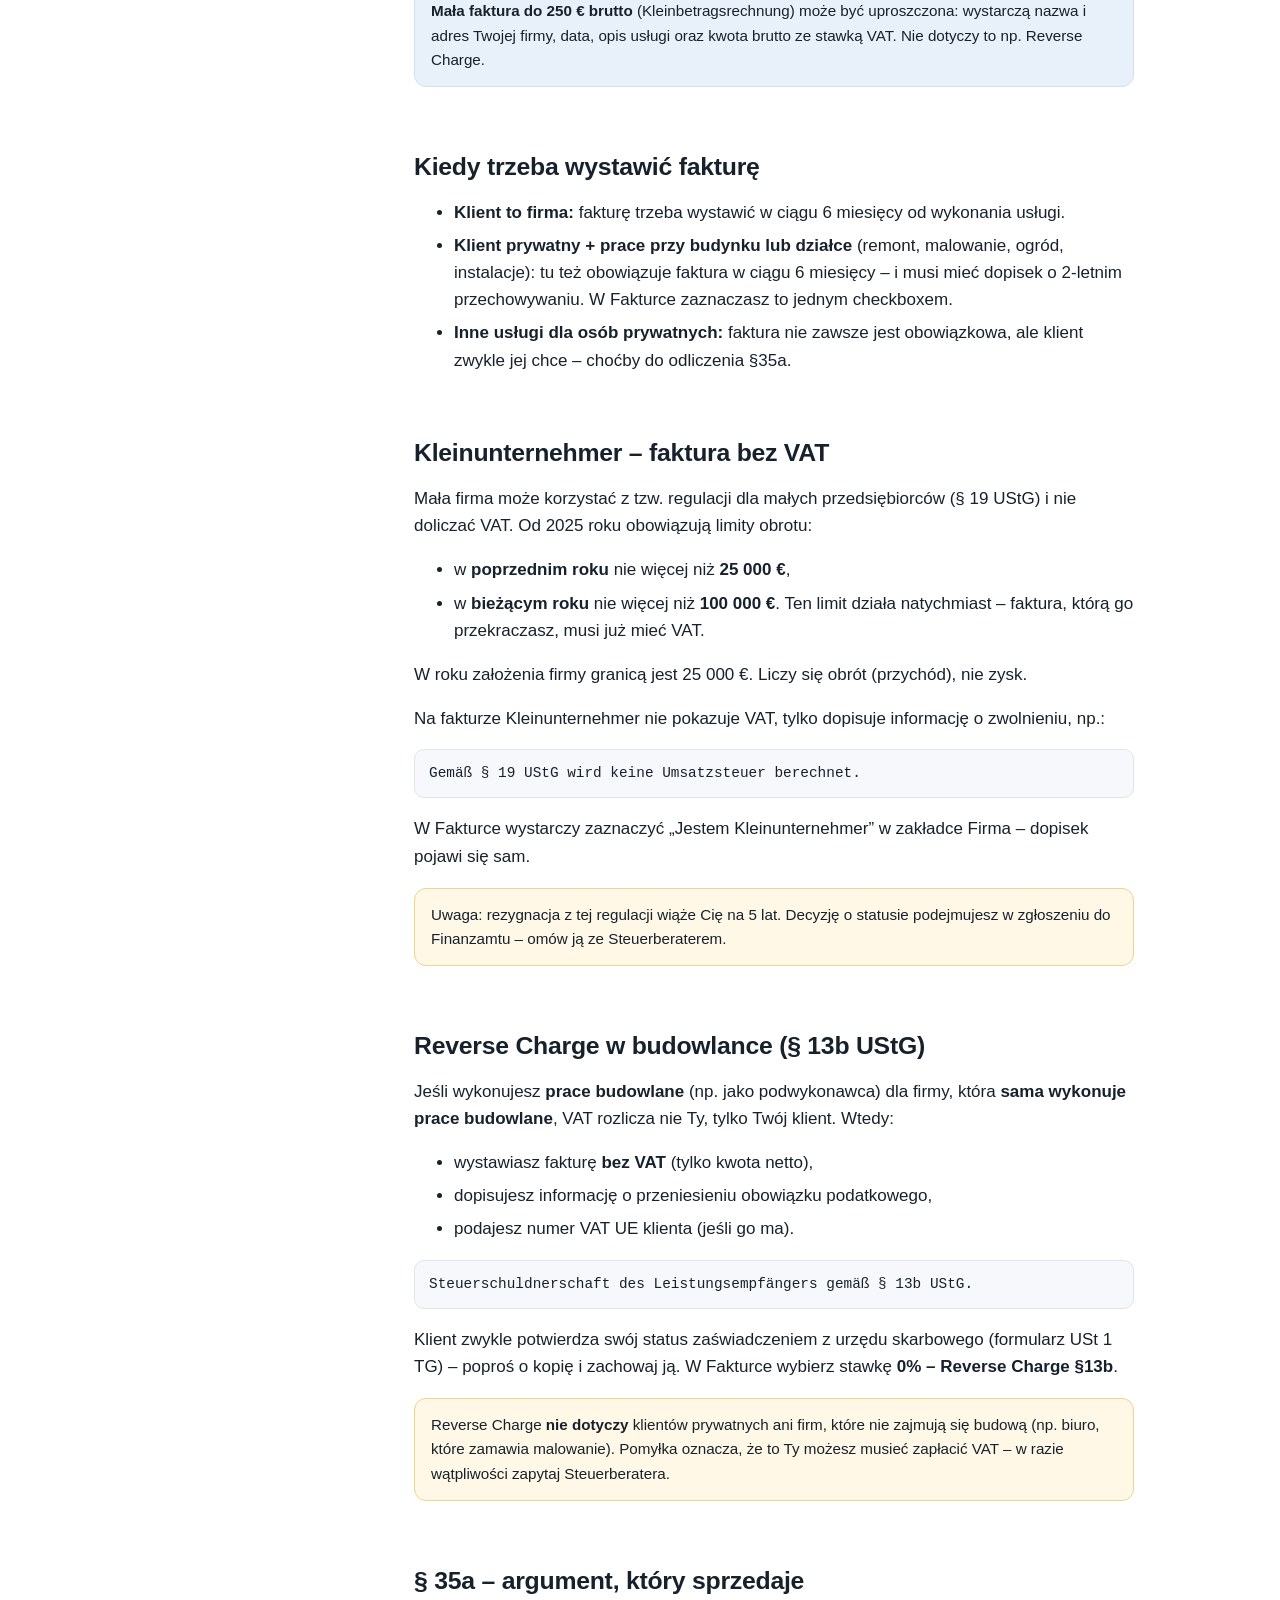
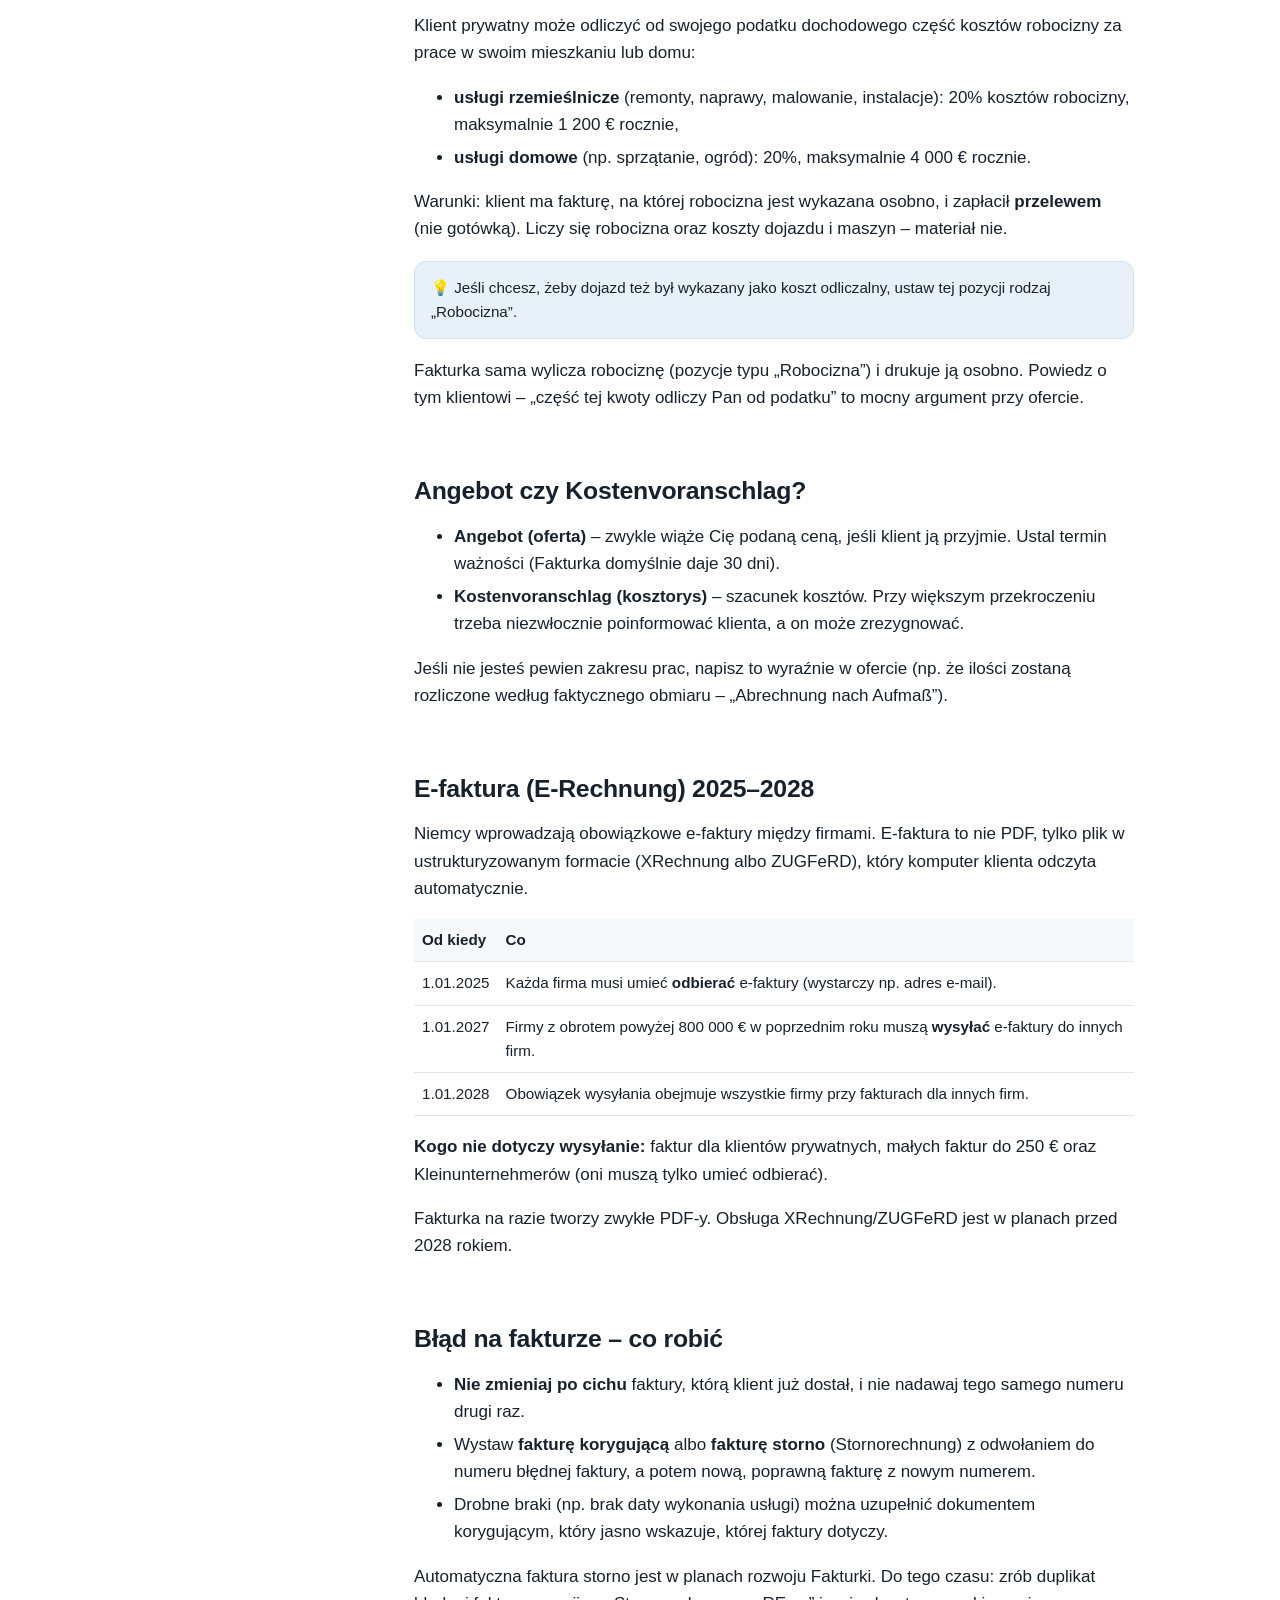
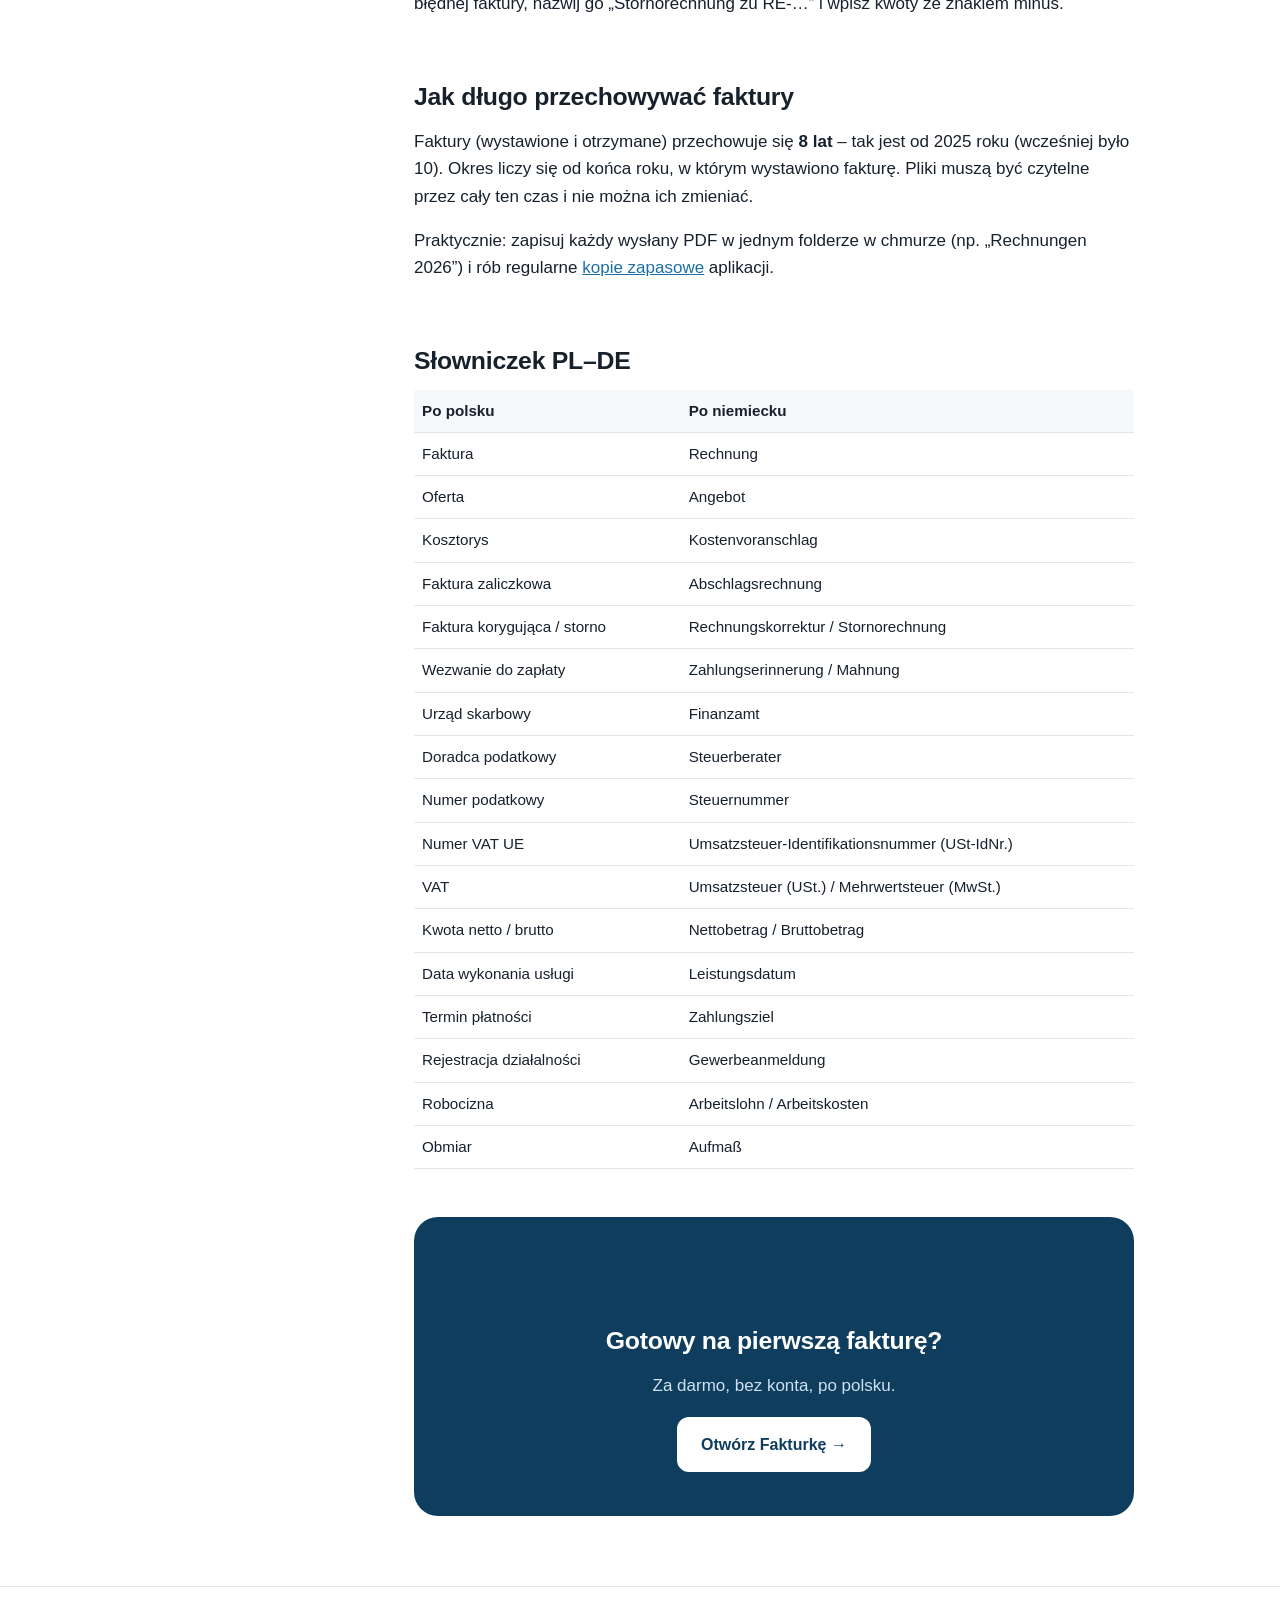
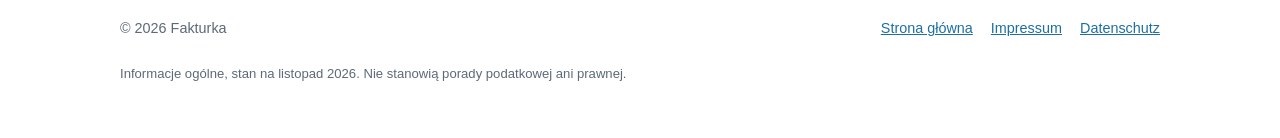
<file: poradnik.html>
<!DOCTYPE html>
<html lang="pl">
<head>
  <meta charset="utf-8">
  <meta name="viewport" content="width=device-width, initial-scale=1">
  <title>Poradnik – faktury w Niemczech po polsku | Fakturka</title>
  <meta name="description" content="Jak wystawić fakturę w Niemczech: obowiązkowe elementy Rechnung, Kleinunternehmer, Reverse Charge §13b, §35a, e-faktura 2027/2028, przechowywanie, korekty. Plus instrukcja aplikacji Fakturka.">
  <meta name="theme-color" content="#0f3d5e">
  <link rel="icon" href="app/icons/icon.svg" type="image/svg+xml">
  <link rel="stylesheet" href="site.css">
</head>
<body>
  <header class="nav">
    <div class="wrap">
      <a class="logo" href="index.html"><img src="app/icons/icon.svg" alt="" width="30" height="30"> Fakturka</a>
      <nav class="nav-links">
        <a href="index.html#funkcje">Funkcje</a>
        <a href="poradnik.html">Poradnik</a>
        <a href="index.html#faq">Pytania</a>
      </nav>
      <a class="btn sm" href="app/index.html">Otwórz aplikację</a>
    </div>
  </header>

  <main class="doc-page">
    <div class="wrap">
      <aside class="toc">
        <b>Aplikacja krok po kroku</b>
        <a href="#start">1. Otwórz i zainstaluj</a>
        <a href="#konfiguracja">2. Ustaw firmę</a>
        <a href="#oferta">3. Pierwsza oferta</a>
        <a href="#faktura">4. Z oferty faktura</a>
        <a href="#pdf">5. PDF i wysyłka</a>
        <a href="#pozycje">6. Własne pozycje i ceny</a>
        <a href="#logo">7. Logo firmy</a>
        <a href="#kopia">8. Kopia zapasowa</a>
        <b>Faktury w Niemczech</b>
        <a href="#pflichtangaben">Co musi być na fakturze</a>
        <a href="#kiedy">Kiedy trzeba wystawić fakturę</a>
        <a href="#kleinunternehmer">Kleinunternehmer (bez VAT)</a>
        <a href="#reverse-charge">Reverse Charge §13b</a>
        <a href="#35a">§35a – robocizna dla klienta</a>
        <a href="#angebot">Angebot czy Kostenvoranschlag</a>
        <a href="#e-rechnung">E-faktura 2025–2028</a>
        <a href="#korekta">Błąd na fakturze – co robić</a>
        <a href="#przechowywanie">Jak długo przechowywać</a>
        <a href="#slownik">Słowniczek PL–DE</a>
      </aside>

      <article>
        <h1>Poradnik</h1>
        <p class="lead">Jak korzystać z Fakturki i co trzeba wiedzieć o fakturach w Niemczech – krótko i po polsku.</p>
        <div class="note"><b>Ważne:</b> to informacje ogólne (stan: listopad 2026), a nie porada podatkowa. Przepisy się zmieniają, a każda firma jest inna – w sprawach indywidualnych zapytaj swojego Steuerberatera.</div>

        <div class="part">Część 1 · Aplikacja krok po kroku</div>

        <h2 id="start">1. Otwórz i zainstaluj na telefonie</h2>
        <p>Fakturka działa w przeglądarce – nie musisz niczego pobierać ze sklepu. Otwórz <a href="app/index.html">aplikację</a>, a potem dodaj ją do ekranu głównego, żeby mieć ikonkę jak przy zwykłej apce:</p>
        <ul>
          <li><b>iPhone (Safari):</b> stuknij przycisk <i>Udostępnij</i> (kwadrat ze strzałką) → <i>Do ekranu początkowego</i> → <i>Dodaj</i>.</li>
          <li><b>Android (Chrome):</b> stuknij <i>⋮</i> w prawym górnym rogu → <i>Dodaj do ekranu głównego</i> albo <i>Zainstaluj aplikację</i>.</li>
          <li><b>Komputer:</b> po prostu otwórz stronę. W Chrome możesz też kliknąć ikonkę instalacji w pasku adresu.</li>
        </ul>
        <div class="tipbox">💡 Dane zapisują się w przeglądarce, w której pracujesz. Faktury wystawione na telefonie nie pojawią się same na komputerze – do przenoszenia służy <a href="#kopia">kopia zapasowa</a>.</div>

        <h2 id="konfiguracja">2. Ustaw firmę (przewodnik)</h2>
        <p>Przy pierwszym uruchomieniu przewodnik zapyta Cię po kolei o:</p>
        <ol>
          <li><b>Język aplikacji</b> – polski, niemiecki, angielski, turecki, rosyjski, włoski albo francuski.</li>
          <li><b>Język dokumentów</b> – dla klientów w Niemczech wybierz niemiecki. Przy każdym dokumencie możesz go zmienić. Uwaga: zmiana języka nie tłumaczy pozycji już dodanych do dokumentu – dodaj je ponownie z szablonu.</li>
          <li><b>Branżę</b> – dostaniesz gotowe pozycje (np. „Wandanstrich pro m²”).</li>
          <li><b>Dane firmy</b> – nazwa i pełny adres są obowiązkowe na fakturze.</li>
          <li><b>Podatki</b> – czy jesteś Kleinunternehmer i Twój numer podatkowy (Steuernummer).</li>
          <li><b>Konto bankowe</b> – IBAN pojawi się w stopce faktury.</li>
          <li><b>Logo</b> – opcjonalnie, ale wygląda profesjonalnie.</li>
        </ol>
        <p>Wszystko zmienisz później w zakładce <b>Firma</b>. Tam też możesz uruchomić przewodnik od nowa.</p>
        <img class="inline-shot" src="assets/wizard.jpg" alt="Przewodnik – wybór branży" loading="lazy">

        <h2 id="oferta">3. Pierwsza oferta (Angebot)</h2>
        <ol>
          <li>W zakładce <b>Dokumenty</b> stuknij <b>+ Nowa oferta</b>.</li>
          <li>Wybierz klienta albo dodaj nowego (<i>+ Nowy klient…</i>). Zaznacz, czy to firma, czy osoba prywatna.</li>
          <li>Stuknij <b>+ Z szablonu / katalogu</b> i dotykaj pozycji, które chcesz dodać. Potem <b>Gotowe</b>.</li>
          <li>Wpisz ilości (np. 64 m²) i popraw ceny. Suma, VAT i robocizna liczą się same.</li>
          <li>Na dole możesz zmienić tekst wstępu i zakończenia.</li>
          <li>Stuknij <b>Podgląd / PDF</b>.</li>
        </ol>
        <p>Wszystko zapisuje się automatycznie – nie ma przycisku „Zapisz”.</p>

        <h2 id="faktura">4. Z oferty faktura (Rechnung)</h2>
        <p>Gdy klient przyjmie ofertę, otwórz ją i stuknij <b>Zamień na fakturę</b>. Powstaje nowa faktura z tymi samymi pozycjami i odnośnikiem do numeru oferty. Uzupełnij <b>datę wykonania usługi</b> (Leistungsdatum) – jest obowiązkowa.</p>
        <p>Po wysłaniu ustaw status <b>Wysłana – nieopłacona</b>, a po przelewie <b>Zapłacona</b>. Na liście dokumentów zobaczysz sumę do zapłaty i faktury po terminie.</p>

        <h2 id="pdf">5. PDF i wysyłka do klienta</h2>
        <p>W podglądzie stuknij <b>Drukuj / Zapisz PDF</b>. Plik dostanie nazwę z numerem faktury i klientem. Dalej:</p>
        <ul>
          <li><b>iPhone:</b> w oknie drukowania stuknij ikonę <i>Udostępnij</i> u góry → <i>Zachowaj w Plikach</i> albo od razu wyślij przez WhatsApp lub Mail.</li>
          <li><b>Android:</b> jako drukarkę wybierz <i>Zapisz jako PDF</i> → stuknij ikonkę PDF → plik trafi do Pobranych.</li>
          <li><b>Komputer:</b> jako drukarkę wybierz <i>Zapisz jako PDF</i>.</li>
        </ul>
        <div class="tipbox">💡 Jeśli nad podglądem widzisz czerwoną ramkę „Sprawdź przed wysłaniem”, uzupełnij brakujące dane – np. Steuernummer albo IBAN.</div>

        <h2 id="pozycje">6. Własne pozycje i ceny</h2>
        <p>W zakładce <b>Pozycje</b> budujesz swój cennik. Możesz:</p>
        <ul>
          <li>skopiować pozycje z szablonu branży (jedną albo całą branżę naraz) i zmienić ceny na swoje,</li>
          <li>dodać zupełnie nową pozycję (<b>+ Nowa</b>),</li>
          <li>w trakcie pisania faktury stuknąć <b>☆ Zapisz w moich pozycjach</b> przy dowolnej pozycji.</li>
        </ul>
        <p>Każda pozycja ma rodzaj: <b>Robocizna</b>, <b>Materiał</b> albo <b>Inne</b>. To ważne, bo robociznę klient prywatny może odliczyć od podatku – zobacz <a href="#35a">§35a</a>.</p>

        <h2 id="logo">7. Logo firmy</h2>
        <ul>
          <li><b>Masz plik z logo</b> (od grafika, ze strony www)? Zakładka <b>Firma</b> → <b>Wybierz zdjęcie logo</b>.</li>
          <li><b>Nie masz pliku?</b> Zrób zdjęcie logo z wizytówki, auta albo papieru firmowego – na białym tle i w dobrym świetle. Możesz też zrobić zrzut ekranu ze swojej strony lub Facebooka i przyciąć go w galerii.</li>
        </ul>
        <p>Białe marginesy wokół logo aplikacja przytnie sama.</p>

        <h2 id="kopia">8. Kopia zapasowa</h2>
        <p>Dane są tylko na Twoim urządzeniu. Jeśli zgubisz telefon albo wyczyścisz przeglądarkę, znikną. Dlatego:</p>
        <ol>
          <li>Raz w miesiącu: <b>Firma</b> → <b>Kopia zapasowa</b> → <b>Pobierz kopię</b>. Zapisz plik np. na Google Drive, iCloud albo wyślij sobie mailem.</li>
          <li>Na nowym telefonie lub komputerze: <b>Firma</b> → <b>Wczytaj kopię</b> i wybierz ten plik.</li>
        </ol>
        <div class="note">Faktury trzeba przechowywać przez lata (zobacz <a href="#przechowywanie">niżej</a>). Zapisuj też gotowe PDF-y w bezpiecznym miejscu – sama aplikacja na telefonie to za mało.</div>

        <div class="part">Część 2 · Faktury w Niemczech</div>

        <h2 id="pflichtangaben">Co musi być na fakturze (Pflichtangaben)</h2>
        <p>Niemiecka ustawa o VAT (§ 14 ust. 4 UStG) wymienia elementy, które muszą znaleźć się na fakturze. Jeśli czegoś brakuje, klient-firma może nie odliczyć VAT i poprosi o poprawioną fakturę.</p>
        <table class="t">
          <tr><th>Co</th><th>Po niemiecku</th></tr>
          <tr><td>Pełna nazwa i adres Twojej firmy oraz klienta</td><td>Name und Anschrift</td></tr>
          <tr><td>Twój numer podatkowy albo numer VAT UE</td><td>Steuernummer / USt-IdNr.</td></tr>
          <tr><td>Data wystawienia</td><td>Rechnungsdatum</td></tr>
          <tr><td>Kolejny, niepowtarzalny numer faktury</td><td>Rechnungsnummer</td></tr>
          <tr><td>Ilość i rodzaj towaru albo zakres i rodzaj usługi</td><td>Menge und Art der Leistung</td></tr>
          <tr><td>Data (lub okres) wykonania usługi</td><td>Leistungsdatum / Leistungszeitraum</td></tr>
          <tr><td>Kwota netto w podziale na stawki VAT i ewentualne uzgodnione rabaty (np. Skonto)</td><td>Entgelt</td></tr>
          <tr><td>Stawka i kwota VAT albo informacja, dlaczego VAT nie ma</td><td>Steuersatz und Steuerbetrag</td></tr>
          <tr><td>Przy pracach przy budynku/działce dla osoby prywatnej: informacja, że klient musi przechowywać fakturę 2 lata</td><td>Aufbewahrungshinweis</td></tr>
        </table>
        <p>Fakturka drukuje te elementy automatycznie, a jeśli czegoś brakuje w Twoich danych – ostrzega w podglądzie.</p>
        <div class="tipbox"><b>Mała faktura do 250 € brutto</b> (Kleinbetragsrechnung) może być uproszczona: wystarczą nazwa i adres Twojej firmy, data, opis usługi oraz kwota brutto ze stawką VAT. Nie dotyczy to np. Reverse Charge.</div>

        <h2 id="kiedy">Kiedy trzeba wystawić fakturę</h2>
        <ul>
          <li><b>Klient to firma:</b> fakturę trzeba wystawić w ciągu 6 miesięcy od wykonania usługi.</li>
          <li><b>Klient prywatny + prace przy budynku lub działce</b> (remont, malowanie, ogród, instalacje): tu też obowiązuje faktura w ciągu 6 miesięcy – i musi mieć dopisek o 2-letnim przechowywaniu. W Fakturce zaznaczasz to jednym checkboxem.</li>
          <li><b>Inne usługi dla osób prywatnych:</b> faktura nie zawsze jest obowiązkowa, ale klient zwykle jej chce – choćby do odliczenia §35a.</li>
        </ul>

        <h2 id="kleinunternehmer">Kleinunternehmer – faktura bez VAT</h2>
        <p>Mała firma może korzystać z tzw. regulacji dla małych przedsiębiorców (§ 19 UStG) i nie doliczać VAT. Od 2025 roku obowiązują limity obrotu:</p>
        <ul>
          <li>w <b>poprzednim roku</b> nie więcej niż <b>25 000 €</b>,</li>
          <li>w <b>bieżącym roku</b> nie więcej niż <b>100 000 €</b>. Ten limit działa natychmiast – faktura, którą go przekraczasz, musi już mieć VAT.</li>
        </ul>
        <p>W roku założenia firmy granicą jest 25 000 €. Liczy się obrót (przychód), nie zysk.</p>
        <p>Na fakturze Kleinunternehmer nie pokazuje VAT, tylko dopisuje informację o zwolnieniu, np.:</p>
        <p class="example">Gemäß § 19 UStG wird keine Umsatzsteuer berechnet.</p>
        <p>W Fakturce wystarczy zaznaczyć „Jestem Kleinunternehmer” w zakładce Firma – dopisek pojawi się sam.</p>
        <div class="note">Uwaga: rezygnacja z tej regulacji wiąże Cię na 5 lat. Decyzję o statusie podejmujesz w zgłoszeniu do Finanzamtu – omów ją ze Steuerberaterem.</div>

        <h2 id="reverse-charge">Reverse Charge w budowlance (§ 13b UStG)</h2>
        <p>Jeśli wykonujesz <b>prace budowlane</b> (np. jako podwykonawca) dla firmy, która <b>sama wykonuje prace budowlane</b>, VAT rozlicza nie Ty, tylko Twój klient. Wtedy:</p>
        <ul>
          <li>wystawiasz fakturę <b>bez VAT</b> (tylko kwota netto),</li>
          <li>dopisujesz informację o przeniesieniu obowiązku podatkowego,</li>
          <li>podajesz numer VAT UE klienta (jeśli go ma).</li>
        </ul>
        <p class="example">Steuerschuldnerschaft des Leistungsempfängers gemäß § 13b UStG.</p>
        <p>Klient zwykle potwierdza swój status zaświadczeniem z urzędu skarbowego (formularz USt 1 TG) – poproś o kopię i zachowaj ją. W Fakturce wybierz stawkę <b>0% – Reverse Charge §13b</b>.</p>
        <div class="note">Reverse Charge <b>nie dotyczy</b> klientów prywatnych ani firm, które nie zajmują się budową (np. biuro, które zamawia malowanie). Pomyłka oznacza, że to Ty możesz musieć zapłacić VAT – w razie wątpliwości zapytaj Steuerberatera.</div>

        <h2 id="35a">§ 35a – argument, który sprzedaje</h2>
        <p>Klient prywatny może odliczyć od swojego podatku dochodowego część kosztów robocizny za prace w swoim mieszkaniu lub domu:</p>
        <ul>
          <li><b>usługi rzemieślnicze</b> (remonty, naprawy, malowanie, instalacje): 20% kosztów robocizny, maksymalnie 1 200 € rocznie,</li>
          <li><b>usługi domowe</b> (np. sprzątanie, ogród): 20%, maksymalnie 4 000 € rocznie.</li>
        </ul>
        <p>Warunki: klient ma fakturę, na której robocizna jest wykazana osobno, i zapłacił <b>przelewem</b> (nie gotówką). Liczy się robocizna oraz koszty dojazdu i maszyn – materiał nie.</p>
        <div class="tipbox">💡 Jeśli chcesz, żeby dojazd też był wykazany jako koszt odliczalny, ustaw tej pozycji rodzaj „Robocizna”.</div>
        <p>Fakturka sama wylicza robociznę (pozycje typu „Robocizna”) i drukuje ją osobno. Powiedz o tym klientowi – „część tej kwoty odliczy Pan od podatku” to mocny argument przy ofercie.</p>

        <h2 id="angebot">Angebot czy Kostenvoranschlag?</h2>
        <ul>
          <li><b>Angebot (oferta)</b> – zwykle wiąże Cię podaną ceną, jeśli klient ją przyjmie. Ustal termin ważności (Fakturka domyślnie daje 30 dni).</li>
          <li><b>Kostenvoranschlag (kosztorys)</b> – szacunek kosztów. Przy większym przekroczeniu trzeba niezwłocznie poinformować klienta, a on może zrezygnować.</li>
        </ul>
        <p>Jeśli nie jesteś pewien zakresu prac, napisz to wyraźnie w ofercie (np. że ilości zostaną rozliczone według faktycznego obmiaru – „Abrechnung nach Aufmaß”).</p>

        <h2 id="e-rechnung">E-faktura (E-Rechnung) 2025–2028</h2>
        <p>Niemcy wprowadzają obowiązkowe e-faktury między firmami. E-faktura to nie PDF, tylko plik w ustrukturyzowanym formacie (XRechnung albo ZUGFeRD), który komputer klienta odczyta automatycznie.</p>
        <table class="t">
          <tr><th>Od kiedy</th><th>Co</th></tr>
          <tr><td>1.01.2025</td><td>Każda firma musi umieć <b>odbierać</b> e-faktury (wystarczy np. adres e-mail).</td></tr>
          <tr><td>1.01.2027</td><td>Firmy z obrotem powyżej 800 000 € w poprzednim roku muszą <b>wysyłać</b> e-faktury do innych firm.</td></tr>
          <tr><td>1.01.2028</td><td>Obowiązek wysyłania obejmuje wszystkie firmy przy fakturach dla innych firm.</td></tr>
        </table>
        <p><b>Kogo nie dotyczy wysyłanie:</b> faktur dla klientów prywatnych, małych faktur do 250 € oraz Kleinunternehmerów (oni muszą tylko umieć odbierać).</p>
        <p>Fakturka na razie tworzy zwykłe PDF-y. Obsługa XRechnung/ZUGFeRD jest w planach przed 2028 rokiem.</p>

        <h2 id="korekta">Błąd na fakturze – co robić</h2>
        <ul>
          <li><b>Nie zmieniaj po cichu</b> faktury, którą klient już dostał, i nie nadawaj tego samego numeru drugi raz.</li>
          <li>Wystaw <b>fakturę korygującą</b> albo <b>fakturę storno</b> (Stornorechnung) z odwołaniem do numeru błędnej faktury, a potem nową, poprawną fakturę z nowym numerem.</li>
          <li>Drobne braki (np. brak daty wykonania usługi) można uzupełnić dokumentem korygującym, który jasno wskazuje, której faktury dotyczy.</li>
        </ul>
        <p>Automatyczna faktura storno jest w planach rozwoju Fakturki. Do tego czasu: zrób duplikat błędnej faktury, nazwij go „Stornorechnung zu RE-…” i wpisz kwoty ze znakiem minus.</p>

        <h2 id="przechowywanie">Jak długo przechowywać faktury</h2>
        <p>Faktury (wystawione i otrzymane) przechowuje się <b>8 lat</b> – tak jest od 2025 roku (wcześniej było 10). Okres liczy się od końca roku, w którym wystawiono fakturę. Pliki muszą być czytelne przez cały ten czas i nie można ich zmieniać.</p>
        <p>Praktycznie: zapisuj każdy wysłany PDF w jednym folderze w chmurze (np. „Rechnungen 2026”) i rób regularne <a href="#kopia">kopie zapasowe</a> aplikacji.</p>

        <h2 id="slownik">Słowniczek PL–DE</h2>
        <table class="t">
          <tr><th>Po polsku</th><th>Po niemiecku</th></tr>
          <tr><td>Faktura</td><td>Rechnung</td></tr>
          <tr><td>Oferta</td><td>Angebot</td></tr>
          <tr><td>Kosztorys</td><td>Kostenvoranschlag</td></tr>
          <tr><td>Faktura zaliczkowa</td><td>Abschlagsrechnung</td></tr>
          <tr><td>Faktura korygująca / storno</td><td>Rechnungskorrektur / Stornorechnung</td></tr>
          <tr><td>Wezwanie do zapłaty</td><td>Zahlungserinnerung / Mahnung</td></tr>
          <tr><td>Urząd skarbowy</td><td>Finanzamt</td></tr>
          <tr><td>Doradca podatkowy</td><td>Steuerberater</td></tr>
          <tr><td>Numer podatkowy</td><td>Steuernummer</td></tr>
          <tr><td>Numer VAT UE</td><td>Umsatzsteuer-Identifikationsnummer (USt-IdNr.)</td></tr>
          <tr><td>VAT</td><td>Umsatzsteuer (USt.) / Mehrwertsteuer (MwSt.)</td></tr>
          <tr><td>Kwota netto / brutto</td><td>Nettobetrag / Bruttobetrag</td></tr>
          <tr><td>Data wykonania usługi</td><td>Leistungsdatum</td></tr>
          <tr><td>Termin płatności</td><td>Zahlungsziel</td></tr>
          <tr><td>Rejestracja działalności</td><td>Gewerbeanmeldung</td></tr>
          <tr><td>Robocizna</td><td>Arbeitslohn / Arbeitskosten</td></tr>
          <tr><td>Obmiar</td><td>Aufmaß</td></tr>
        </table>

        <div class="band" style="margin-top:48px">
          <h2>Gotowy na pierwszą fakturę?</h2>
          <p>Za darmo, bez konta, po polsku.</p>
          <a class="btn" href="app/index.html">Otwórz Fakturkę →</a>
        </div>
      </article>
    </div>
  </main>

  <footer>
    <div class="wrap">
      <span>© 2026 Fakturka</span>
      <nav><a href="index.html">Strona główna</a><a href="impressum.html">Impressum</a><a href="datenschutz.html">Datenschutz</a></nav>
      <p class="disclaimer">Informacje ogólne, stan na listopad 2026. Nie stanowią porady podatkowej ani prawnej.</p>
    </div>
  </footer>
</body>
</html>
</file>
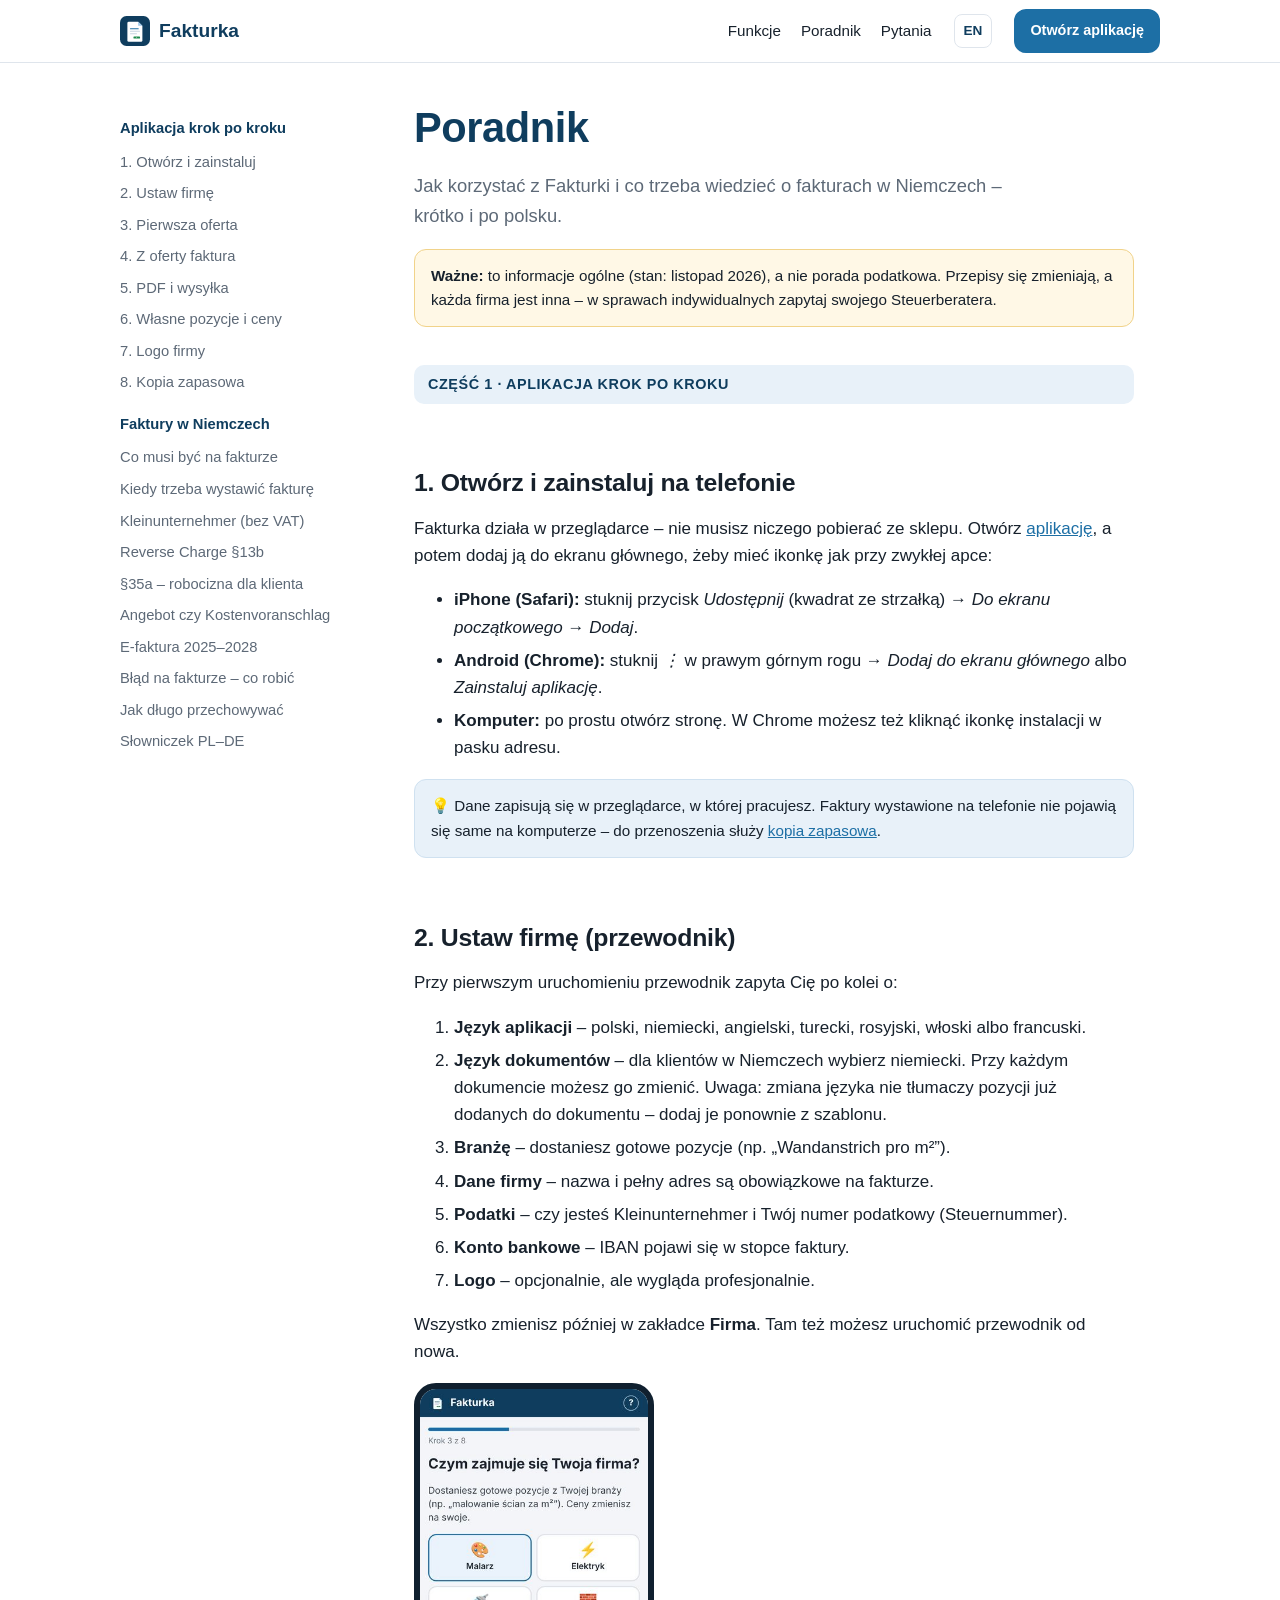
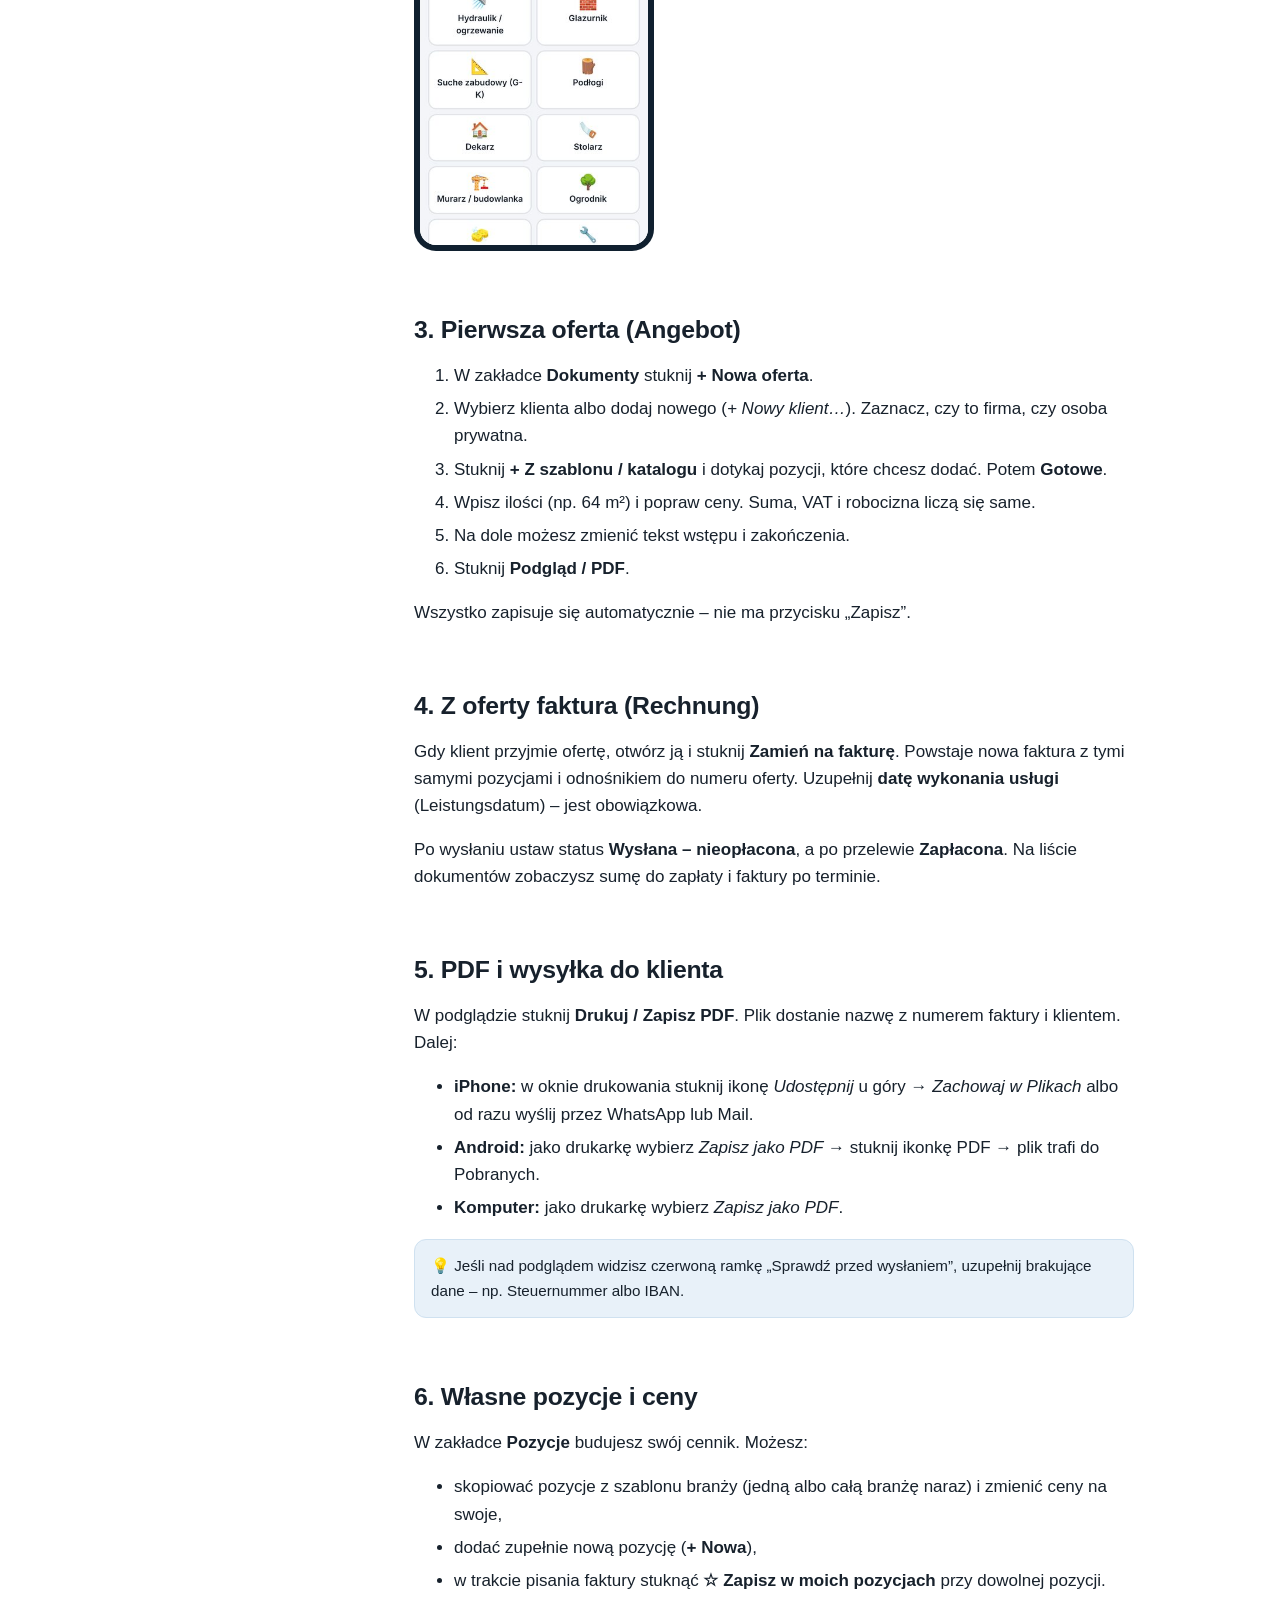
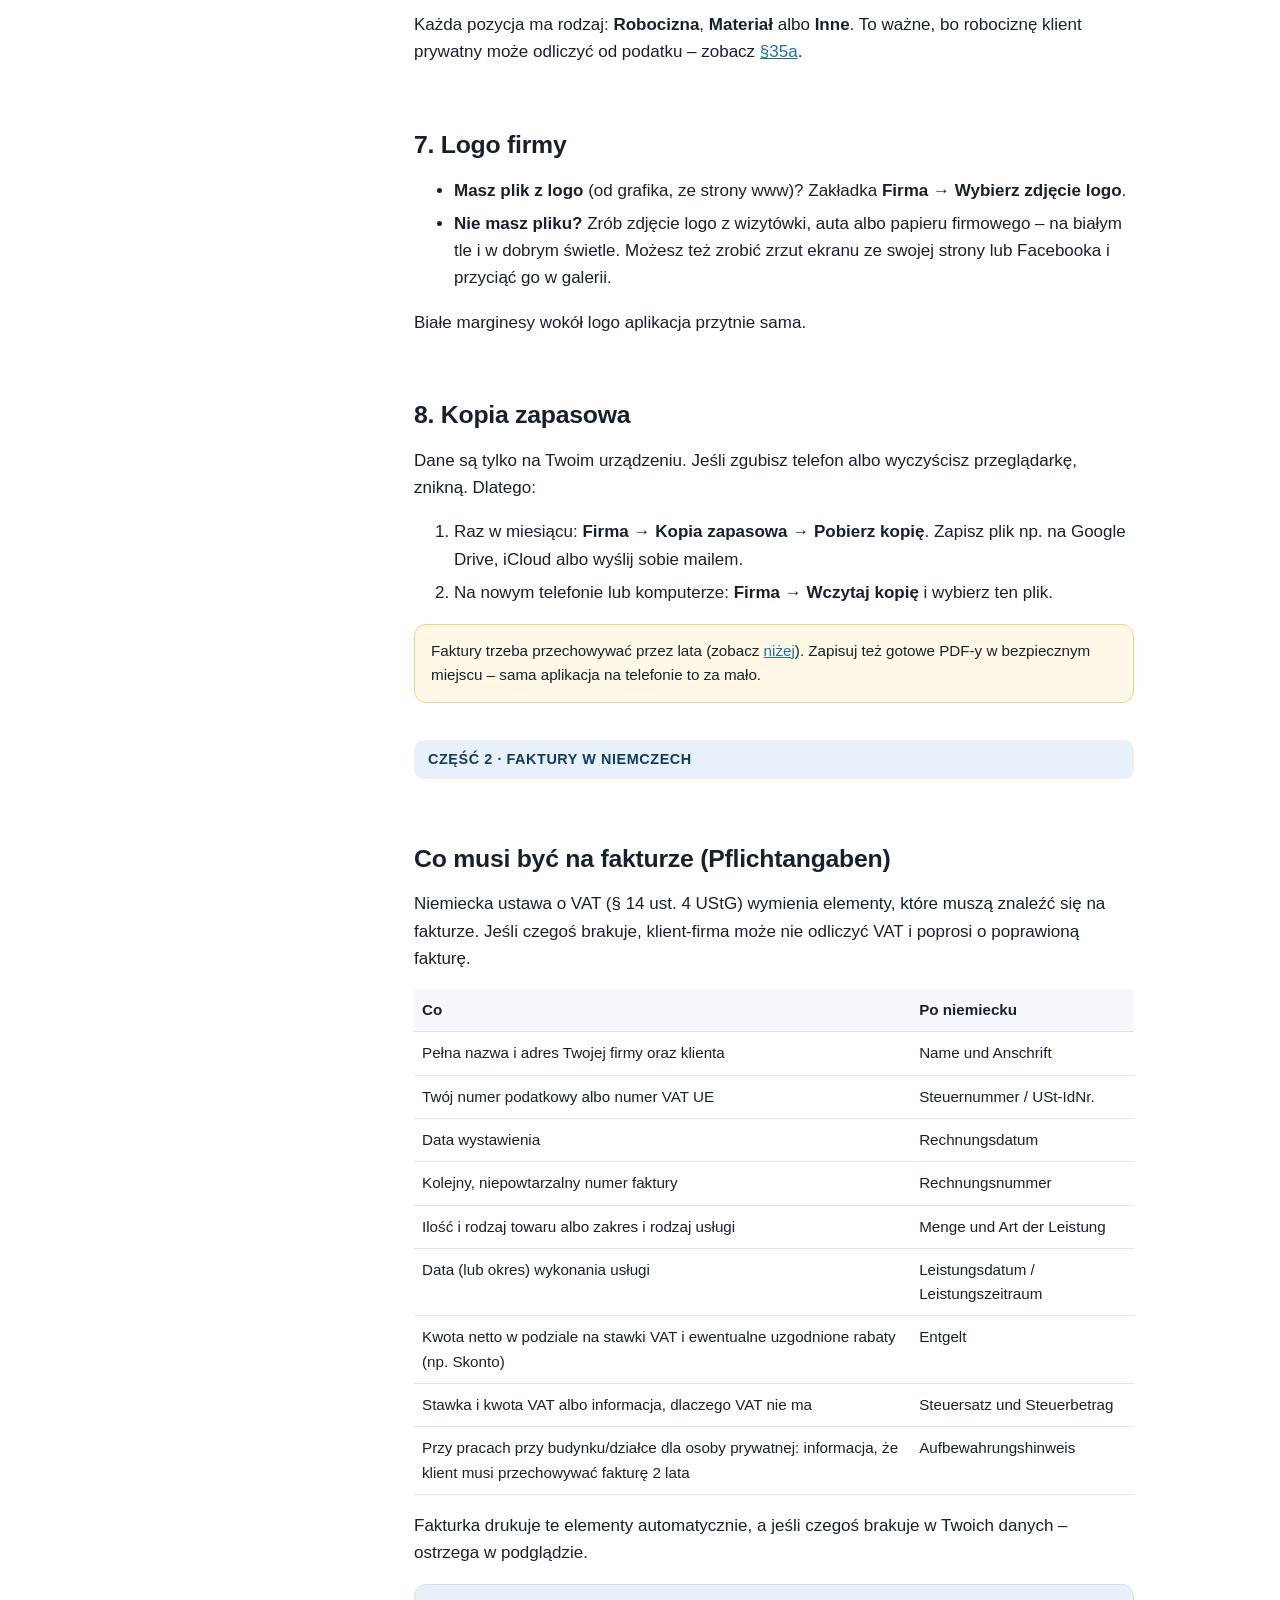
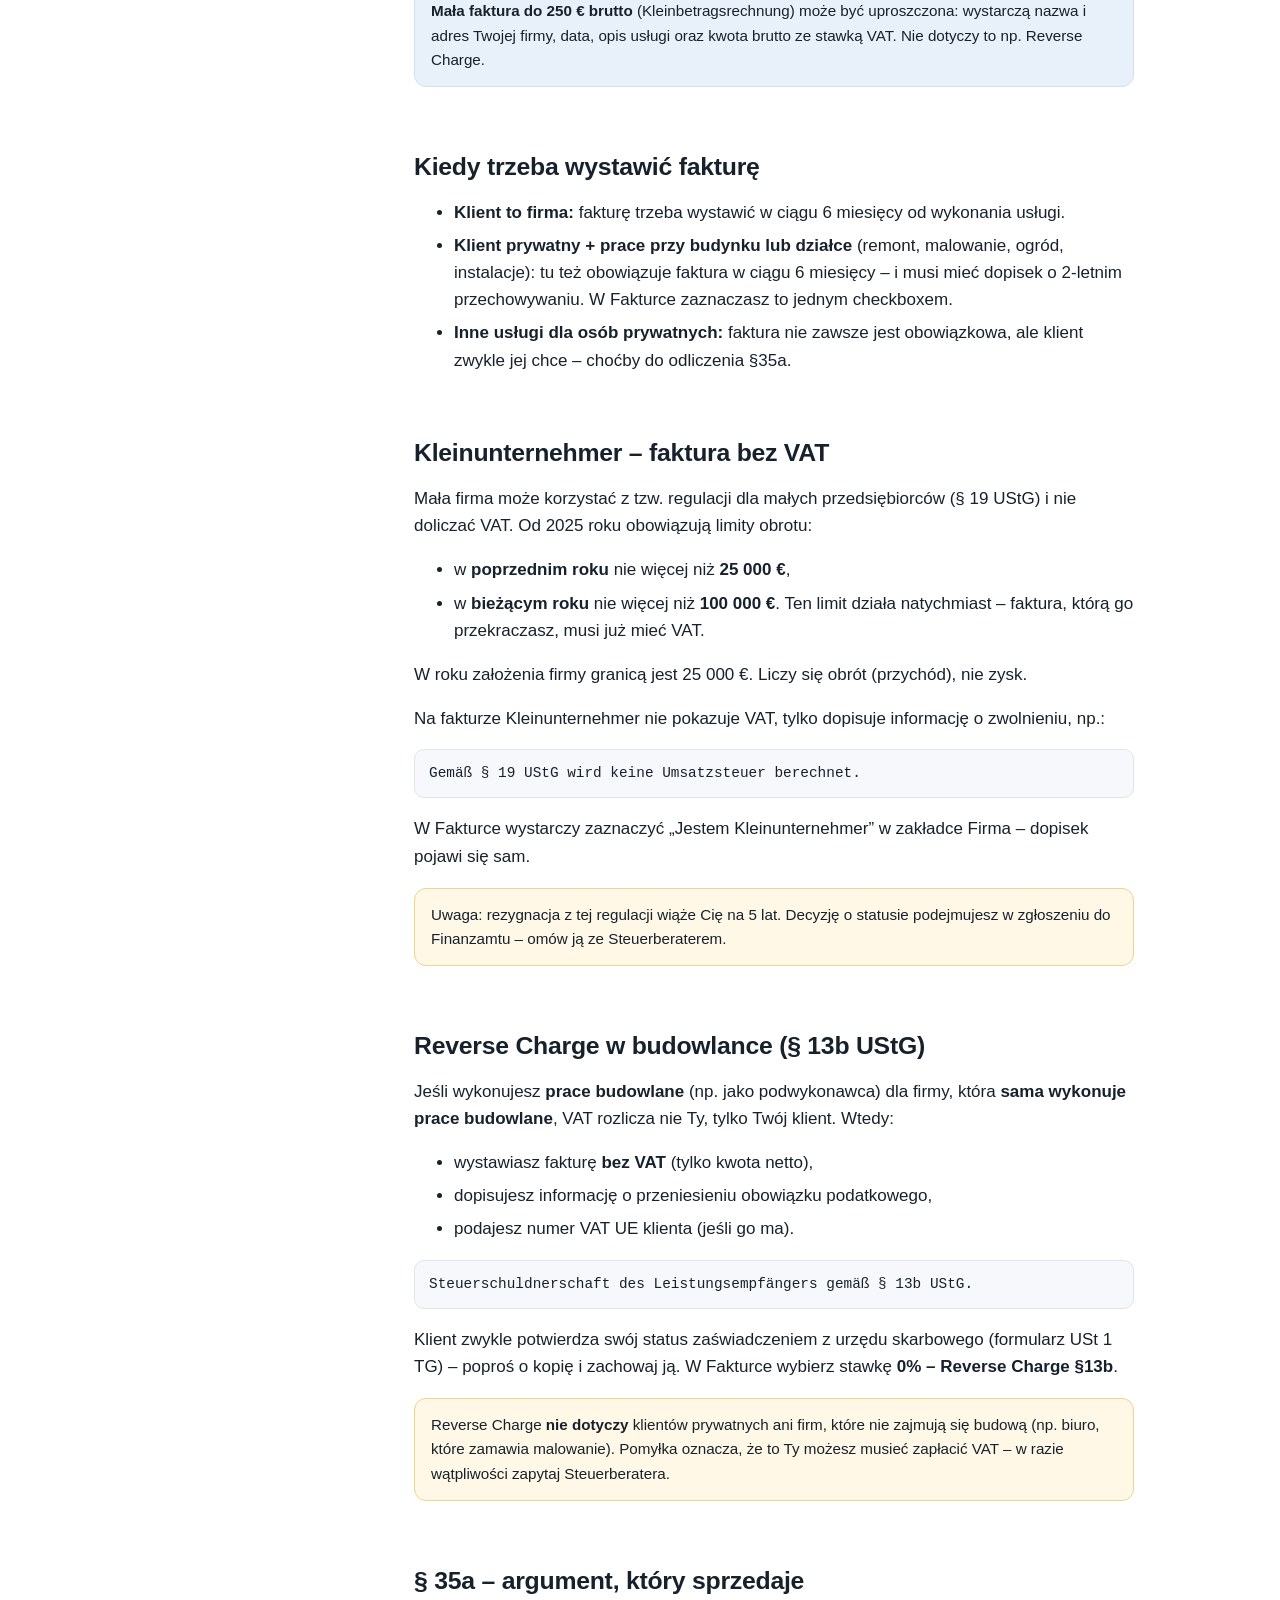
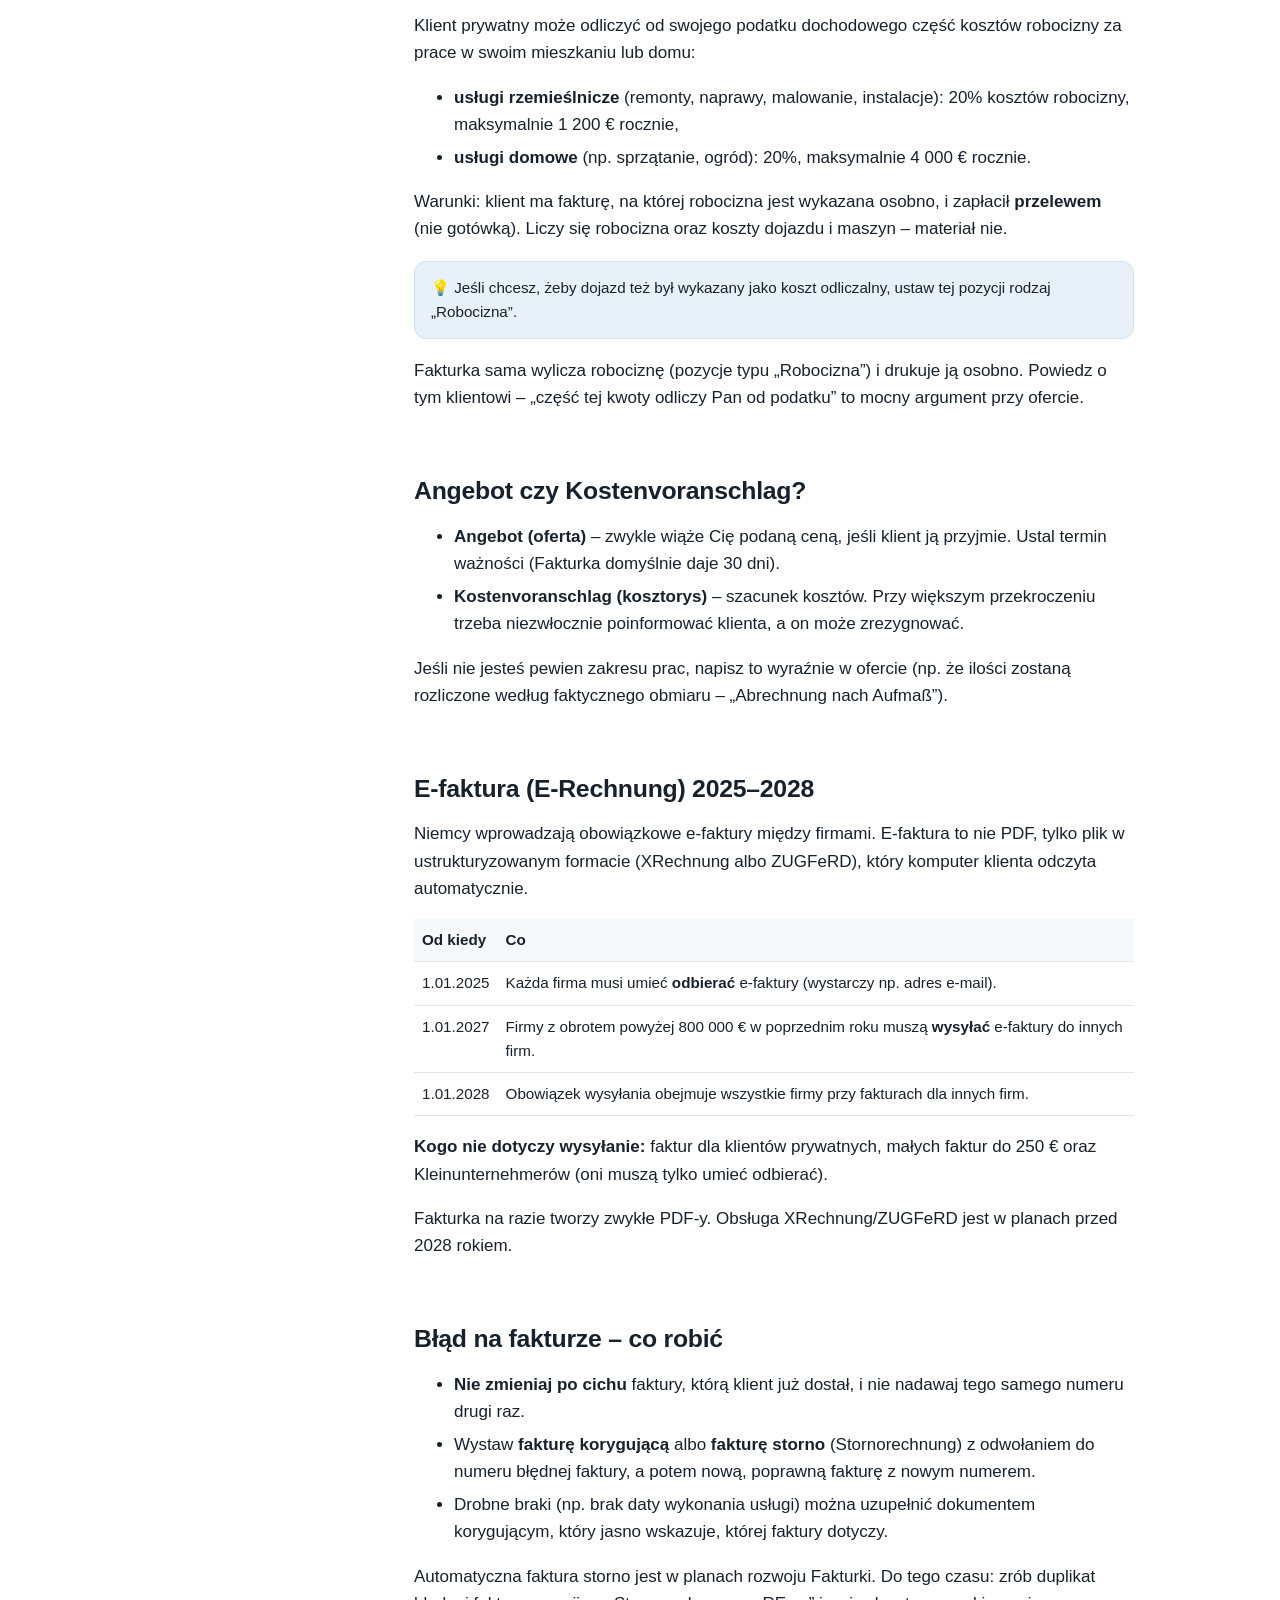
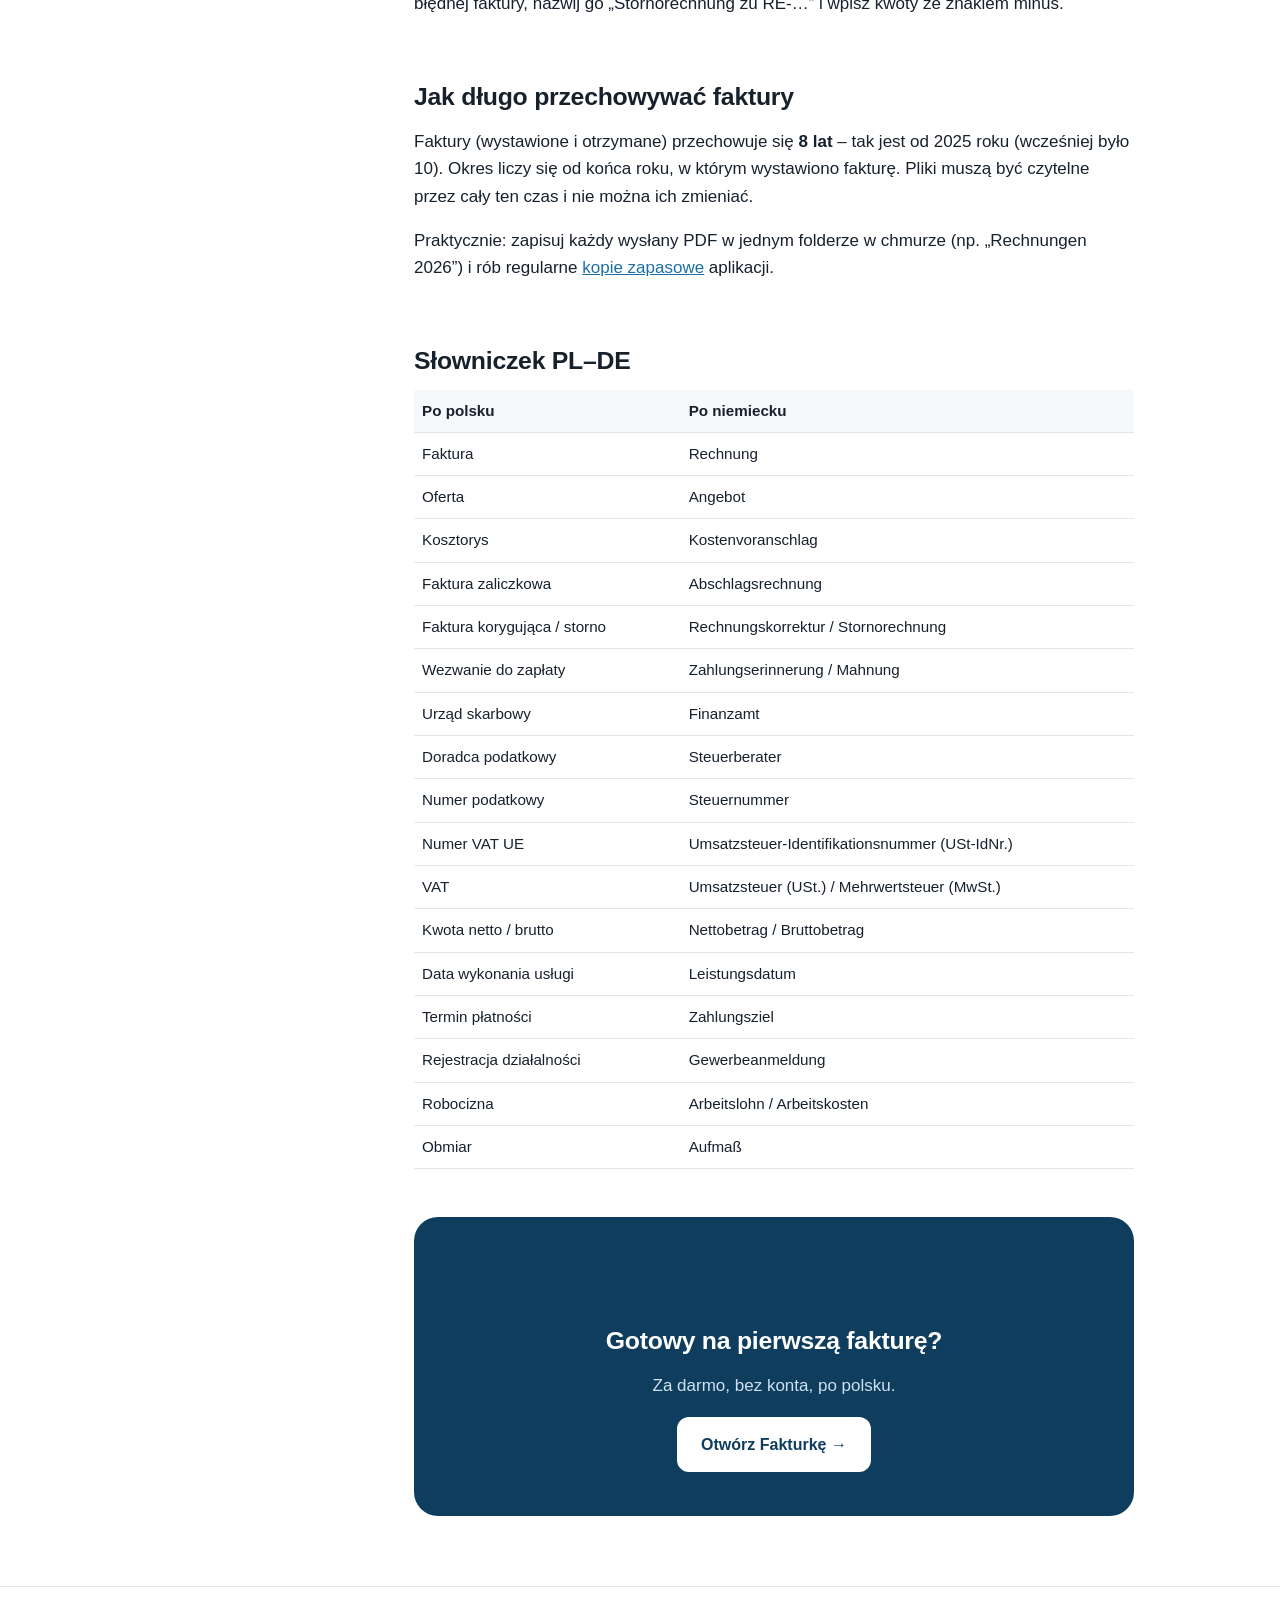
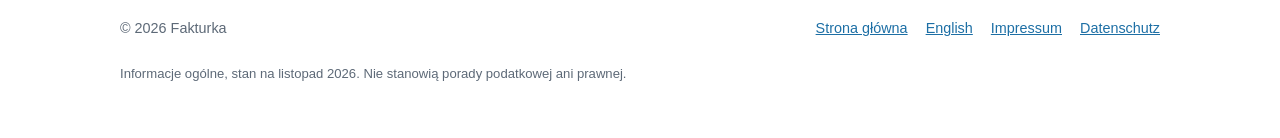
<file: pl/poradnik.html>
<!DOCTYPE html>
<html lang="pl">
<head>
  <meta charset="utf-8">
  <meta name="viewport" content="width=device-width, initial-scale=1">
  <title>Poradnik – faktury w Niemczech po polsku | Fakturka</title>
  <meta name="description" content="Jak wystawić fakturę w Niemczech: obowiązkowe elementy Rechnung, Kleinunternehmer, Reverse Charge §13b, §35a, e-faktura 2027/2028, przechowywanie, korekty. Plus instrukcja aplikacji Fakturka.">
  <meta name="theme-color" content="#0f3d5e">
  <link rel="alternate" hreflang="en" href="../guide.html">
  <link rel="alternate" hreflang="pl" href="poradnik.html">
  <link rel="icon" href="../app/icons/icon.svg" type="image/svg+xml">
  <link rel="stylesheet" href="../site.css">
</head>
<body>
  <header class="nav">
    <div class="wrap">
      <a class="logo" href="index.html"><img src="../app/icons/icon.svg" alt="" width="30" height="30"> Fakturka</a>
      <nav class="nav-links">
        <a href="index.html#funkcje">Funkcje</a>
        <a href="poradnik.html">Poradnik</a>
        <a href="index.html#faq">Pytania</a>
      </nav>
      <a class="lang-switch" href="../guide.html" title="English">EN</a>
      <a class="btn sm" href="../app/index.html?lang=pl">Otwórz aplikację</a>
    </div>
  </header>

  <main class="doc-page">
    <div class="wrap">
      <aside class="toc">
        <b>Aplikacja krok po kroku</b>
        <a href="#start">1. Otwórz i zainstaluj</a>
        <a href="#konfiguracja">2. Ustaw firmę</a>
        <a href="#oferta">3. Pierwsza oferta</a>
        <a href="#faktura">4. Z oferty faktura</a>
        <a href="#pdf">5. PDF i wysyłka</a>
        <a href="#pozycje">6. Własne pozycje i ceny</a>
        <a href="#logo">7. Logo firmy</a>
        <a href="#kopia">8. Kopia zapasowa</a>
        <b>Faktury w Niemczech</b>
        <a href="#pflichtangaben">Co musi być na fakturze</a>
        <a href="#kiedy">Kiedy trzeba wystawić fakturę</a>
        <a href="#kleinunternehmer">Kleinunternehmer (bez VAT)</a>
        <a href="#reverse-charge">Reverse Charge §13b</a>
        <a href="#35a">§35a – robocizna dla klienta</a>
        <a href="#angebot">Angebot czy Kostenvoranschlag</a>
        <a href="#e-rechnung">E-faktura 2025–2028</a>
        <a href="#korekta">Błąd na fakturze – co robić</a>
        <a href="#przechowywanie">Jak długo przechowywać</a>
        <a href="#slownik">Słowniczek PL–DE</a>
      </aside>

      <article>
        <h1>Poradnik</h1>
        <p class="lead">Jak korzystać z Fakturki i co trzeba wiedzieć o fakturach w Niemczech – krótko i po polsku.</p>
        <div class="note"><b>Ważne:</b> to informacje ogólne (stan: listopad 2026), a nie porada podatkowa. Przepisy się zmieniają, a każda firma jest inna – w sprawach indywidualnych zapytaj swojego Steuerberatera.</div>

        <div class="part">Część 1 · Aplikacja krok po kroku</div>

        <h2 id="start">1. Otwórz i zainstaluj na telefonie</h2>
        <p>Fakturka działa w przeglądarce – nie musisz niczego pobierać ze sklepu. Otwórz <a href="../app/index.html?lang=pl">aplikację</a>, a potem dodaj ją do ekranu głównego, żeby mieć ikonkę jak przy zwykłej apce:</p>
        <ul>
          <li><b>iPhone (Safari):</b> stuknij przycisk <i>Udostępnij</i> (kwadrat ze strzałką) → <i>Do ekranu początkowego</i> → <i>Dodaj</i>.</li>
          <li><b>Android (Chrome):</b> stuknij <i>⋮</i> w prawym górnym rogu → <i>Dodaj do ekranu głównego</i> albo <i>Zainstaluj aplikację</i>.</li>
          <li><b>Komputer:</b> po prostu otwórz stronę. W Chrome możesz też kliknąć ikonkę instalacji w pasku adresu.</li>
        </ul>
        <div class="tipbox">💡 Dane zapisują się w przeglądarce, w której pracujesz. Faktury wystawione na telefonie nie pojawią się same na komputerze – do przenoszenia służy <a href="#kopia">kopia zapasowa</a>.</div>

        <h2 id="konfiguracja">2. Ustaw firmę (przewodnik)</h2>
        <p>Przy pierwszym uruchomieniu przewodnik zapyta Cię po kolei o:</p>
        <ol>
          <li><b>Język aplikacji</b> – polski, niemiecki, angielski, turecki, rosyjski, włoski albo francuski.</li>
          <li><b>Język dokumentów</b> – dla klientów w Niemczech wybierz niemiecki. Przy każdym dokumencie możesz go zmienić. Uwaga: zmiana języka nie tłumaczy pozycji już dodanych do dokumentu – dodaj je ponownie z szablonu.</li>
          <li><b>Branżę</b> – dostaniesz gotowe pozycje (np. „Wandanstrich pro m²”).</li>
          <li><b>Dane firmy</b> – nazwa i pełny adres są obowiązkowe na fakturze.</li>
          <li><b>Podatki</b> – czy jesteś Kleinunternehmer i Twój numer podatkowy (Steuernummer).</li>
          <li><b>Konto bankowe</b> – IBAN pojawi się w stopce faktury.</li>
          <li><b>Logo</b> – opcjonalnie, ale wygląda profesjonalnie.</li>
        </ol>
        <p>Wszystko zmienisz później w zakładce <b>Firma</b>. Tam też możesz uruchomić przewodnik od nowa.</p>
        <img class="inline-shot" src="../assets/wizard.jpg" alt="Przewodnik – wybór branży" loading="lazy">

        <h2 id="oferta">3. Pierwsza oferta (Angebot)</h2>
        <ol>
          <li>W zakładce <b>Dokumenty</b> stuknij <b>+ Nowa oferta</b>.</li>
          <li>Wybierz klienta albo dodaj nowego (<i>+ Nowy klient…</i>). Zaznacz, czy to firma, czy osoba prywatna.</li>
          <li>Stuknij <b>+ Z szablonu / katalogu</b> i dotykaj pozycji, które chcesz dodać. Potem <b>Gotowe</b>.</li>
          <li>Wpisz ilości (np. 64 m²) i popraw ceny. Suma, VAT i robocizna liczą się same.</li>
          <li>Na dole możesz zmienić tekst wstępu i zakończenia.</li>
          <li>Stuknij <b>Podgląd / PDF</b>.</li>
        </ol>
        <p>Wszystko zapisuje się automatycznie – nie ma przycisku „Zapisz”.</p>

        <h2 id="faktura">4. Z oferty faktura (Rechnung)</h2>
        <p>Gdy klient przyjmie ofertę, otwórz ją i stuknij <b>Zamień na fakturę</b>. Powstaje nowa faktura z tymi samymi pozycjami i odnośnikiem do numeru oferty. Uzupełnij <b>datę wykonania usługi</b> (Leistungsdatum) – jest obowiązkowa.</p>
        <p>Po wysłaniu ustaw status <b>Wysłana – nieopłacona</b>, a po przelewie <b>Zapłacona</b>. Na liście dokumentów zobaczysz sumę do zapłaty i faktury po terminie.</p>

        <h2 id="pdf">5. PDF i wysyłka do klienta</h2>
        <p>W podglądzie stuknij <b>Drukuj / Zapisz PDF</b>. Plik dostanie nazwę z numerem faktury i klientem. Dalej:</p>
        <ul>
          <li><b>iPhone:</b> w oknie drukowania stuknij ikonę <i>Udostępnij</i> u góry → <i>Zachowaj w Plikach</i> albo od razu wyślij przez WhatsApp lub Mail.</li>
          <li><b>Android:</b> jako drukarkę wybierz <i>Zapisz jako PDF</i> → stuknij ikonkę PDF → plik trafi do Pobranych.</li>
          <li><b>Komputer:</b> jako drukarkę wybierz <i>Zapisz jako PDF</i>.</li>
        </ul>
        <div class="tipbox">💡 Jeśli nad podglądem widzisz czerwoną ramkę „Sprawdź przed wysłaniem”, uzupełnij brakujące dane – np. Steuernummer albo IBAN.</div>

        <h2 id="pozycje">6. Własne pozycje i ceny</h2>
        <p>W zakładce <b>Pozycje</b> budujesz swój cennik. Możesz:</p>
        <ul>
          <li>skopiować pozycje z szablonu branży (jedną albo całą branżę naraz) i zmienić ceny na swoje,</li>
          <li>dodać zupełnie nową pozycję (<b>+ Nowa</b>),</li>
          <li>w trakcie pisania faktury stuknąć <b>☆ Zapisz w moich pozycjach</b> przy dowolnej pozycji.</li>
        </ul>
        <p>Każda pozycja ma rodzaj: <b>Robocizna</b>, <b>Materiał</b> albo <b>Inne</b>. To ważne, bo robociznę klient prywatny może odliczyć od podatku – zobacz <a href="#35a">§35a</a>.</p>

        <h2 id="logo">7. Logo firmy</h2>
        <ul>
          <li><b>Masz plik z logo</b> (od grafika, ze strony www)? Zakładka <b>Firma</b> → <b>Wybierz zdjęcie logo</b>.</li>
          <li><b>Nie masz pliku?</b> Zrób zdjęcie logo z wizytówki, auta albo papieru firmowego – na białym tle i w dobrym świetle. Możesz też zrobić zrzut ekranu ze swojej strony lub Facebooka i przyciąć go w galerii.</li>
        </ul>
        <p>Białe marginesy wokół logo aplikacja przytnie sama.</p>

        <h2 id="kopia">8. Kopia zapasowa</h2>
        <p>Dane są tylko na Twoim urządzeniu. Jeśli zgubisz telefon albo wyczyścisz przeglądarkę, znikną. Dlatego:</p>
        <ol>
          <li>Raz w miesiącu: <b>Firma</b> → <b>Kopia zapasowa</b> → <b>Pobierz kopię</b>. Zapisz plik np. na Google Drive, iCloud albo wyślij sobie mailem.</li>
          <li>Na nowym telefonie lub komputerze: <b>Firma</b> → <b>Wczytaj kopię</b> i wybierz ten plik.</li>
        </ol>
        <div class="note">Faktury trzeba przechowywać przez lata (zobacz <a href="#przechowywanie">niżej</a>). Zapisuj też gotowe PDF-y w bezpiecznym miejscu – sama aplikacja na telefonie to za mało.</div>

        <div class="part">Część 2 · Faktury w Niemczech</div>

        <h2 id="pflichtangaben">Co musi być na fakturze (Pflichtangaben)</h2>
        <p>Niemiecka ustawa o VAT (§ 14 ust. 4 UStG) wymienia elementy, które muszą znaleźć się na fakturze. Jeśli czegoś brakuje, klient-firma może nie odliczyć VAT i poprosi o poprawioną fakturę.</p>
        <table class="t">
          <tr><th>Co</th><th>Po niemiecku</th></tr>
          <tr><td>Pełna nazwa i adres Twojej firmy oraz klienta</td><td>Name und Anschrift</td></tr>
          <tr><td>Twój numer podatkowy albo numer VAT UE</td><td>Steuernummer / USt-IdNr.</td></tr>
          <tr><td>Data wystawienia</td><td>Rechnungsdatum</td></tr>
          <tr><td>Kolejny, niepowtarzalny numer faktury</td><td>Rechnungsnummer</td></tr>
          <tr><td>Ilość i rodzaj towaru albo zakres i rodzaj usługi</td><td>Menge und Art der Leistung</td></tr>
          <tr><td>Data (lub okres) wykonania usługi</td><td>Leistungsdatum / Leistungszeitraum</td></tr>
          <tr><td>Kwota netto w podziale na stawki VAT i ewentualne uzgodnione rabaty (np. Skonto)</td><td>Entgelt</td></tr>
          <tr><td>Stawka i kwota VAT albo informacja, dlaczego VAT nie ma</td><td>Steuersatz und Steuerbetrag</td></tr>
          <tr><td>Przy pracach przy budynku/działce dla osoby prywatnej: informacja, że klient musi przechowywać fakturę 2 lata</td><td>Aufbewahrungshinweis</td></tr>
        </table>
        <p>Fakturka drukuje te elementy automatycznie, a jeśli czegoś brakuje w Twoich danych – ostrzega w podglądzie.</p>
        <div class="tipbox"><b>Mała faktura do 250 € brutto</b> (Kleinbetragsrechnung) może być uproszczona: wystarczą nazwa i adres Twojej firmy, data, opis usługi oraz kwota brutto ze stawką VAT. Nie dotyczy to np. Reverse Charge.</div>

        <h2 id="kiedy">Kiedy trzeba wystawić fakturę</h2>
        <ul>
          <li><b>Klient to firma:</b> fakturę trzeba wystawić w ciągu 6 miesięcy od wykonania usługi.</li>
          <li><b>Klient prywatny + prace przy budynku lub działce</b> (remont, malowanie, ogród, instalacje): tu też obowiązuje faktura w ciągu 6 miesięcy – i musi mieć dopisek o 2-letnim przechowywaniu. W Fakturce zaznaczasz to jednym checkboxem.</li>
          <li><b>Inne usługi dla osób prywatnych:</b> faktura nie zawsze jest obowiązkowa, ale klient zwykle jej chce – choćby do odliczenia §35a.</li>
        </ul>

        <h2 id="kleinunternehmer">Kleinunternehmer – faktura bez VAT</h2>
        <p>Mała firma może korzystać z tzw. regulacji dla małych przedsiębiorców (§ 19 UStG) i nie doliczać VAT. Od 2025 roku obowiązują limity obrotu:</p>
        <ul>
          <li>w <b>poprzednim roku</b> nie więcej niż <b>25 000 €</b>,</li>
          <li>w <b>bieżącym roku</b> nie więcej niż <b>100 000 €</b>. Ten limit działa natychmiast – faktura, którą go przekraczasz, musi już mieć VAT.</li>
        </ul>
        <p>W roku założenia firmy granicą jest 25 000 €. Liczy się obrót (przychód), nie zysk.</p>
        <p>Na fakturze Kleinunternehmer nie pokazuje VAT, tylko dopisuje informację o zwolnieniu, np.:</p>
        <p class="example">Gemäß § 19 UStG wird keine Umsatzsteuer berechnet.</p>
        <p>W Fakturce wystarczy zaznaczyć „Jestem Kleinunternehmer” w zakładce Firma – dopisek pojawi się sam.</p>
        <div class="note">Uwaga: rezygnacja z tej regulacji wiąże Cię na 5 lat. Decyzję o statusie podejmujesz w zgłoszeniu do Finanzamtu – omów ją ze Steuerberaterem.</div>

        <h2 id="reverse-charge">Reverse Charge w budowlance (§ 13b UStG)</h2>
        <p>Jeśli wykonujesz <b>prace budowlane</b> (np. jako podwykonawca) dla firmy, która <b>sama wykonuje prace budowlane</b>, VAT rozlicza nie Ty, tylko Twój klient. Wtedy:</p>
        <ul>
          <li>wystawiasz fakturę <b>bez VAT</b> (tylko kwota netto),</li>
          <li>dopisujesz informację o przeniesieniu obowiązku podatkowego,</li>
          <li>podajesz numer VAT UE klienta (jeśli go ma).</li>
        </ul>
        <p class="example">Steuerschuldnerschaft des Leistungsempfängers gemäß § 13b UStG.</p>
        <p>Klient zwykle potwierdza swój status zaświadczeniem z urzędu skarbowego (formularz USt 1 TG) – poproś o kopię i zachowaj ją. W Fakturce wybierz stawkę <b>0% – Reverse Charge §13b</b>.</p>
        <div class="note">Reverse Charge <b>nie dotyczy</b> klientów prywatnych ani firm, które nie zajmują się budową (np. biuro, które zamawia malowanie). Pomyłka oznacza, że to Ty możesz musieć zapłacić VAT – w razie wątpliwości zapytaj Steuerberatera.</div>

        <h2 id="35a">§ 35a – argument, który sprzedaje</h2>
        <p>Klient prywatny może odliczyć od swojego podatku dochodowego część kosztów robocizny za prace w swoim mieszkaniu lub domu:</p>
        <ul>
          <li><b>usługi rzemieślnicze</b> (remonty, naprawy, malowanie, instalacje): 20% kosztów robocizny, maksymalnie 1 200 € rocznie,</li>
          <li><b>usługi domowe</b> (np. sprzątanie, ogród): 20%, maksymalnie 4 000 € rocznie.</li>
        </ul>
        <p>Warunki: klient ma fakturę, na której robocizna jest wykazana osobno, i zapłacił <b>przelewem</b> (nie gotówką). Liczy się robocizna oraz koszty dojazdu i maszyn – materiał nie.</p>
        <div class="tipbox">💡 Jeśli chcesz, żeby dojazd też był wykazany jako koszt odliczalny, ustaw tej pozycji rodzaj „Robocizna”.</div>
        <p>Fakturka sama wylicza robociznę (pozycje typu „Robocizna”) i drukuje ją osobno. Powiedz o tym klientowi – „część tej kwoty odliczy Pan od podatku” to mocny argument przy ofercie.</p>

        <h2 id="angebot">Angebot czy Kostenvoranschlag?</h2>
        <ul>
          <li><b>Angebot (oferta)</b> – zwykle wiąże Cię podaną ceną, jeśli klient ją przyjmie. Ustal termin ważności (Fakturka domyślnie daje 30 dni).</li>
          <li><b>Kostenvoranschlag (kosztorys)</b> – szacunek kosztów. Przy większym przekroczeniu trzeba niezwłocznie poinformować klienta, a on może zrezygnować.</li>
        </ul>
        <p>Jeśli nie jesteś pewien zakresu prac, napisz to wyraźnie w ofercie (np. że ilości zostaną rozliczone według faktycznego obmiaru – „Abrechnung nach Aufmaß”).</p>

        <h2 id="e-rechnung">E-faktura (E-Rechnung) 2025–2028</h2>
        <p>Niemcy wprowadzają obowiązkowe e-faktury między firmami. E-faktura to nie PDF, tylko plik w ustrukturyzowanym formacie (XRechnung albo ZUGFeRD), który komputer klienta odczyta automatycznie.</p>
        <table class="t">
          <tr><th>Od kiedy</th><th>Co</th></tr>
          <tr><td>1.01.2025</td><td>Każda firma musi umieć <b>odbierać</b> e-faktury (wystarczy np. adres e-mail).</td></tr>
          <tr><td>1.01.2027</td><td>Firmy z obrotem powyżej 800 000 € w poprzednim roku muszą <b>wysyłać</b> e-faktury do innych firm.</td></tr>
          <tr><td>1.01.2028</td><td>Obowiązek wysyłania obejmuje wszystkie firmy przy fakturach dla innych firm.</td></tr>
        </table>
        <p><b>Kogo nie dotyczy wysyłanie:</b> faktur dla klientów prywatnych, małych faktur do 250 € oraz Kleinunternehmerów (oni muszą tylko umieć odbierać).</p>
        <p>Fakturka na razie tworzy zwykłe PDF-y. Obsługa XRechnung/ZUGFeRD jest w planach przed 2028 rokiem.</p>

        <h2 id="korekta">Błąd na fakturze – co robić</h2>
        <ul>
          <li><b>Nie zmieniaj po cichu</b> faktury, którą klient już dostał, i nie nadawaj tego samego numeru drugi raz.</li>
          <li>Wystaw <b>fakturę korygującą</b> albo <b>fakturę storno</b> (Stornorechnung) z odwołaniem do numeru błędnej faktury, a potem nową, poprawną fakturę z nowym numerem.</li>
          <li>Drobne braki (np. brak daty wykonania usługi) można uzupełnić dokumentem korygującym, który jasno wskazuje, której faktury dotyczy.</li>
        </ul>
        <p>Automatyczna faktura storno jest w planach rozwoju Fakturki. Do tego czasu: zrób duplikat błędnej faktury, nazwij go „Stornorechnung zu RE-…” i wpisz kwoty ze znakiem minus.</p>

        <h2 id="przechowywanie">Jak długo przechowywać faktury</h2>
        <p>Faktury (wystawione i otrzymane) przechowuje się <b>8 lat</b> – tak jest od 2025 roku (wcześniej było 10). Okres liczy się od końca roku, w którym wystawiono fakturę. Pliki muszą być czytelne przez cały ten czas i nie można ich zmieniać.</p>
        <p>Praktycznie: zapisuj każdy wysłany PDF w jednym folderze w chmurze (np. „Rechnungen 2026”) i rób regularne <a href="#kopia">kopie zapasowe</a> aplikacji.</p>

        <h2 id="slownik">Słowniczek PL–DE</h2>
        <table class="t">
          <tr><th>Po polsku</th><th>Po niemiecku</th></tr>
          <tr><td>Faktura</td><td>Rechnung</td></tr>
          <tr><td>Oferta</td><td>Angebot</td></tr>
          <tr><td>Kosztorys</td><td>Kostenvoranschlag</td></tr>
          <tr><td>Faktura zaliczkowa</td><td>Abschlagsrechnung</td></tr>
          <tr><td>Faktura korygująca / storno</td><td>Rechnungskorrektur / Stornorechnung</td></tr>
          <tr><td>Wezwanie do zapłaty</td><td>Zahlungserinnerung / Mahnung</td></tr>
          <tr><td>Urząd skarbowy</td><td>Finanzamt</td></tr>
          <tr><td>Doradca podatkowy</td><td>Steuerberater</td></tr>
          <tr><td>Numer podatkowy</td><td>Steuernummer</td></tr>
          <tr><td>Numer VAT UE</td><td>Umsatzsteuer-Identifikationsnummer (USt-IdNr.)</td></tr>
          <tr><td>VAT</td><td>Umsatzsteuer (USt.) / Mehrwertsteuer (MwSt.)</td></tr>
          <tr><td>Kwota netto / brutto</td><td>Nettobetrag / Bruttobetrag</td></tr>
          <tr><td>Data wykonania usługi</td><td>Leistungsdatum</td></tr>
          <tr><td>Termin płatności</td><td>Zahlungsziel</td></tr>
          <tr><td>Rejestracja działalności</td><td>Gewerbeanmeldung</td></tr>
          <tr><td>Robocizna</td><td>Arbeitslohn / Arbeitskosten</td></tr>
          <tr><td>Obmiar</td><td>Aufmaß</td></tr>
        </table>

        <div class="band" style="margin-top:48px">
          <h2>Gotowy na pierwszą fakturę?</h2>
          <p>Za darmo, bez konta, po polsku.</p>
          <a class="btn" href="../app/index.html?lang=pl">Otwórz Fakturkę →</a>
        </div>
      </article>
    </div>
  </main>

  <footer>
    <div class="wrap">
      <span>© 2026 Fakturka</span>
      <nav><a href="index.html">Strona główna</a><a href="../guide.html">English</a><a href="../impressum.html">Impressum</a><a href="../datenschutz.html">Datenschutz</a></nav>
      <p class="disclaimer">Informacje ogólne, stan na listopad 2026. Nie stanowią porady podatkowej ani prawnej.</p>
    </div>
  </footer>
</body>
</html>
</file>
<file: site.css>
:root {
  --c: #0f3d5e; --c2: #1d6fa5; --c3: #e8f1f9; --bg: #f6f8fb; --txt: #17212c; --mut: #5d6977; --line: #dfe5ec;
  --green: #1e8a4c; --r: 16px; --max: 1080px;
}
* { box-sizing: border-box; }
html { scroll-behavior: smooth; }
body {
  margin: 0; font: 17px/1.6 -apple-system, BlinkMacSystemFont, "Segoe UI", Roboto, Helvetica, Arial, sans-serif;
  color: var(--txt); background: #fff; -webkit-text-size-adjust: 100%;
}
a { color: var(--c2); }
img { max-width: 100%; display: block; }
.wrap { max-width: var(--max); margin: 0 auto; padding: 0 20px; }
h1, h2, h3 { line-height: 1.2; letter-spacing: -.01em; }
h2 { font-size: clamp(1.6rem, 4vw, 2.2rem); margin: 0 0 .5em; }
h3 { font-size: 1.15rem; margin: 0 0 .4em; }
.lead { font-size: 1.15rem; color: var(--mut); max-width: 640px; }
.muted { color: var(--mut); }
.small { font-size: .88rem; }

/* nagłówek */
.nav { position: sticky; top: 0; z-index: 20; background: rgba(255,255,255,.94); backdrop-filter: blur(8px); border-bottom: 1px solid var(--line); }
.nav .wrap { display: flex; align-items: center; gap: 22px; height: 62px; }
.logo { display: flex; align-items: center; gap: 9px; font-weight: 800; font-size: 1.2rem; color: var(--c); text-decoration: none; }
.nav-links { display: flex; gap: 20px; margin-left: auto; }
.nav-links a { color: var(--txt); text-decoration: none; font-size: .95rem; }
.nav-links a:hover { color: var(--c2); }
.btn {
  display: inline-flex; align-items: center; justify-content: center; gap: 8px; padding: 13px 22px; border-radius: 12px;
  background: var(--c2); color: #fff; font-weight: 700; text-decoration: none; border: 2px solid var(--c2); font-size: 1rem;
}
.btn:hover { background: var(--c); border-color: var(--c); }
.btn.ghost { background: transparent; color: var(--c2); }
.btn.ghost:hover { background: var(--c3); }
.btn.sm { padding: 8px 14px; font-size: .9rem; }
.lang-switch { font-weight: 700; font-size: .85rem; color: var(--c); text-decoration: none; border: 1.5px solid var(--line); border-radius: 8px; padding: 5px 9px; }
.lang-switch:hover { border-color: var(--c2); color: var(--c2); }
@media (max-width: 760px) { .nav-links { display: none; } .lang-switch { margin-left: auto; } }

/* hero */
.hero { background: linear-gradient(180deg, var(--c3) 0%, #fff 100%); padding: 56px 0 40px; overflow: hidden; }
.hero .wrap { display: grid; grid-template-columns: 1.15fr .85fr; gap: 40px; align-items: center; }
.hero h1 { font-size: clamp(2rem, 6vw, 3.3rem); margin: .3em 0 .35em; color: var(--c); }
.badge { display: inline-block; background: #fff; border: 1px solid #cfe1f0; color: var(--c2); font-weight: 700; font-size: .85rem; padding: 5px 12px; border-radius: 99px; }
.cta { display: flex; gap: 12px; flex-wrap: wrap; margin: 26px 0 18px; }
.ticks { list-style: none; padding: 0; margin: 0; display: flex; flex-wrap: wrap; gap: 8px 20px; color: var(--mut); font-size: .95rem; }
.ticks li::before { content: "✓ "; color: var(--green); font-weight: 800; }
.phones { position: relative; height: 520px; }
.phone {
  position: absolute; width: 250px; border-radius: 30px; border: 8px solid #10202f; background: #10202f; overflow: hidden;
  box-shadow: 0 24px 50px rgba(15, 61, 94, .25);
}
.phone img { border-radius: 22px; }
.phone.a { left: 0; top: 30px; transform: rotate(-4deg); }
.phone.b { right: 0; top: 0; transform: rotate(4deg); }
@media (max-width: 860px) {
  .hero .wrap { grid-template-columns: 1fr; }
  .phones { height: 430px; max-width: 420px; margin: 0 auto; width: 100%; }
  .phone { width: 205px; }
}

section { padding: 64px 0; }
section.alt { background: var(--bg); }
.center { text-align: center; }
.center .lead { margin-left: auto; margin-right: auto; }

/* funkcje */
.grid { display: grid; gap: 18px; grid-template-columns: repeat(auto-fit, minmax(240px, 1fr)); margin-top: 30px; }
.card { background: #fff; border: 1px solid var(--line); border-radius: var(--r); padding: 22px; }
.card .ic { font-size: 1.8rem; display: block; margin-bottom: 8px; }
.card p { margin: 0; color: var(--mut); font-size: .97rem; }

/* kroki */
.steps { display: grid; gap: 26px; grid-template-columns: repeat(auto-fit, minmax(260px, 1fr)); margin-top: 34px; }
.step { text-align: center; }
.step .num { display: inline-flex; width: 36px; height: 36px; border-radius: 50%; background: var(--c2); color: #fff; font-weight: 800; align-items: center; justify-content: center; margin-bottom: 10px; }
.step .shot { width: 230px; margin: 0 auto 16px; border-radius: 24px; border: 7px solid #10202f; overflow: hidden; box-shadow: 0 14px 30px rgba(15, 61, 94, .18); }
.step p { color: var(--mut); margin: 0 auto; max-width: 300px; }

/* branże */
.chips { display: flex; flex-wrap: wrap; gap: 8px; justify-content: center; margin-top: 24px; }
.chips span { background: #fff; border: 1px solid var(--line); border-radius: 99px; padding: 7px 14px; font-size: .95rem; }

/* poradnik – kafelki */
.guides { display: grid; gap: 14px; grid-template-columns: repeat(auto-fit, minmax(250px, 1fr)); margin-top: 28px; }
.guides a { display: block; background: #fff; border: 1px solid var(--line); border-radius: var(--r); padding: 18px 20px; text-decoration: none; color: var(--txt); }
.guides a:hover { border-color: var(--c2); box-shadow: 0 6px 18px rgba(29, 111, 165, .1); }
.guides b { display: block; margin-bottom: 4px; }
.guides span { color: var(--mut); font-size: .93rem; }

/* FAQ */
.faq { max-width: 760px; margin: 28px auto 0; }
.faq details { background: #fff; border: 1px solid var(--line); border-radius: 12px; margin-bottom: 10px; padding: 0 18px; }
.faq summary { cursor: pointer; font-weight: 700; padding: 16px 0; list-style: none; position: relative; padding-right: 26px; }
.faq summary::-webkit-details-marker { display: none; }
.faq summary::after { content: "+"; position: absolute; right: 0; top: 13px; font-size: 1.4rem; color: var(--c2); }
.faq details[open] summary::after { content: "–"; }
.faq details p { margin: 0 0 16px; color: var(--mut); }

.band { background: var(--c); color: #fff; border-radius: 24px; padding: 44px 28px; text-align: center; }
.band h2 { color: #fff; }
.band p { color: #cfe1f0; }
.band .btn { background: #fff; color: var(--c); border-color: #fff; }

footer { border-top: 1px solid var(--line); padding: 30px 0 40px; font-size: .9rem; color: var(--mut); }
footer .wrap { display: flex; flex-wrap: wrap; gap: 10px 24px; justify-content: space-between; }
footer nav { display: flex; gap: 18px; flex-wrap: wrap; }
.disclaimer { width: 100%; font-size: .82rem; }

/* poradnik / strony prawne */
.doc-page { padding: 40px 0 70px; }
.doc-page .wrap { display: grid; grid-template-columns: 250px 1fr; gap: 44px; align-items: start; }
.toc { position: sticky; top: 80px; font-size: .92rem; max-height: calc(100vh - 100px); overflow: auto; }
.toc b { display: block; margin: 14px 0 6px; color: var(--c); }
.toc a { display: block; padding: 4px 0; color: var(--mut); text-decoration: none; }
.toc a:hover { color: var(--c2); }
article { max-width: 720px; }
article h1 { font-size: clamp(1.9rem, 5vw, 2.6rem); color: var(--c); margin: 0 0 .3em; }
article h2 { font-size: 1.55rem; margin: 2.2em 0 .5em; padding-top: 10px; scroll-margin-top: 80px; }
article h3 { margin-top: 1.4em; }
article li { margin-bottom: 6px; }
.part { margin-top: 2.6em; padding: 8px 14px; background: var(--c3); border-radius: 10px; color: var(--c); font-weight: 800; font-size: .9rem; text-transform: uppercase; letter-spacing: .04em; }
.note { background: #fff8e6; border: 1px solid #f1d38a; border-radius: 12px; padding: 14px 16px; margin: 18px 0; font-size: .95rem; }
.tipbox { background: var(--c3); border: 1px solid #cfe1f0; border-radius: 12px; padding: 14px 16px; margin: 18px 0; font-size: .95rem; }
.example { font-family: ui-monospace, Menlo, Consolas, monospace; background: var(--bg); border: 1px solid var(--line); border-radius: 10px; padding: 12px 14px; font-size: .9rem; }
.fill { background: #ffe9a8; padding: 0 4px; border-radius: 4px; }
table.t { border-collapse: collapse; width: 100%; margin: 14px 0; font-size: .95rem; }
table.t th, table.t td { border-bottom: 1px solid var(--line); padding: 9px 8px; text-align: left; vertical-align: top; }
table.t th { background: var(--bg); }
.inline-shot { width: 240px; border-radius: 22px; border: 6px solid #10202f; overflow: hidden; margin: 16px 0; }
@media (max-width: 860px) {
  .doc-page .wrap { grid-template-columns: 1fr; }
  .toc { position: static; max-height: none; background: var(--bg); border-radius: 12px; padding: 6px 16px 12px; }
}
</file>
